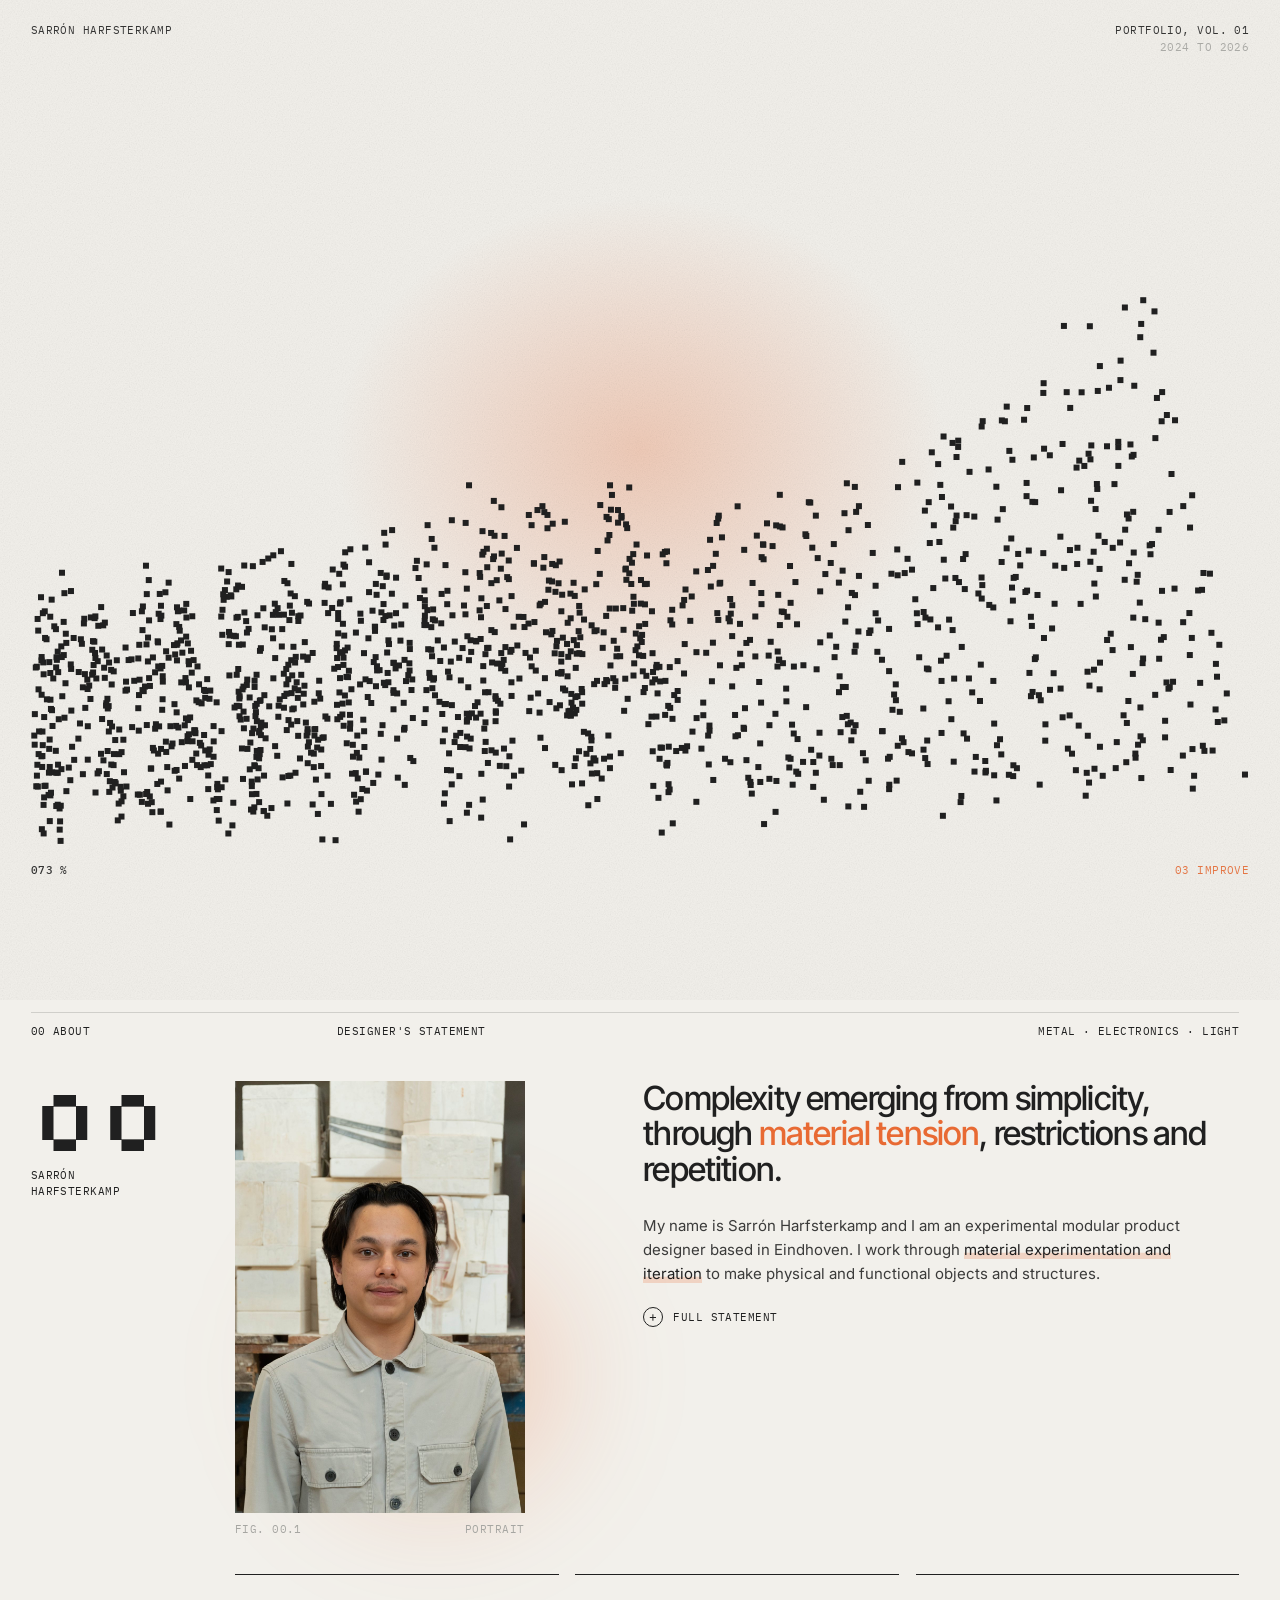
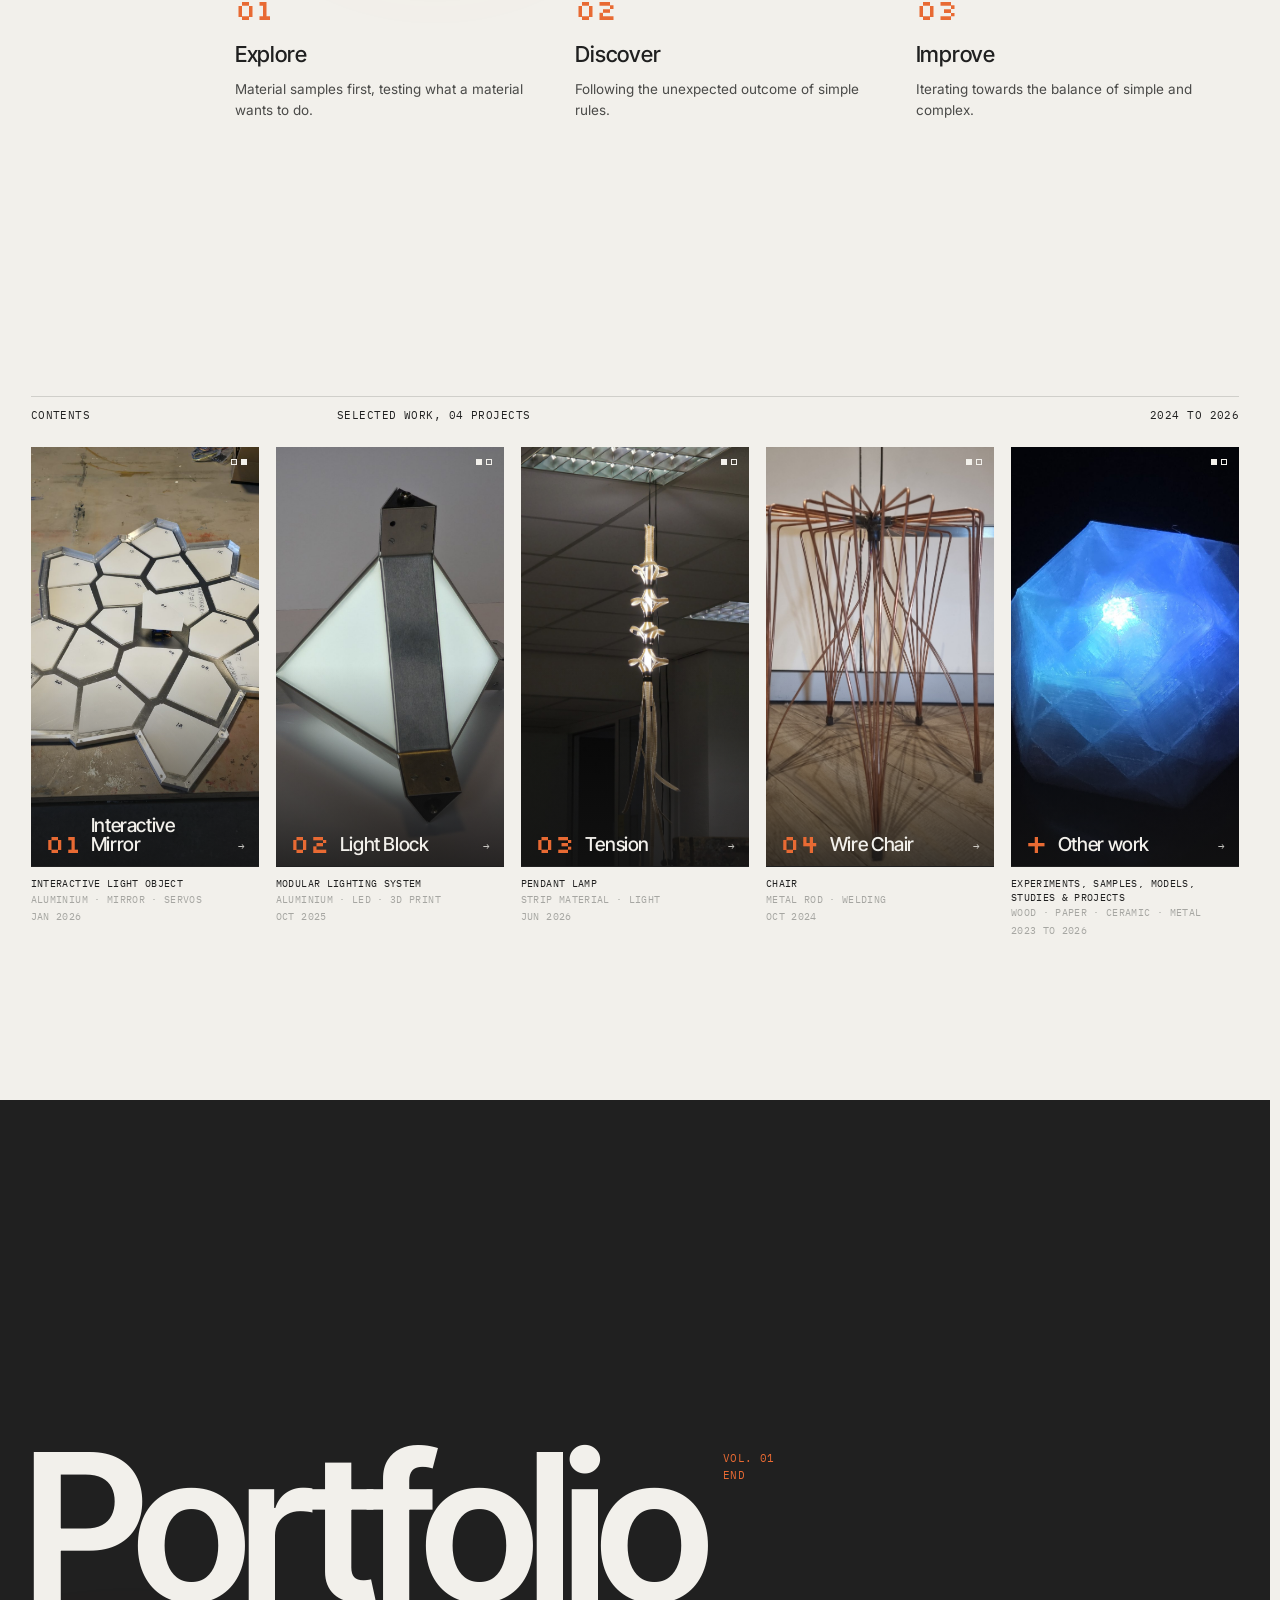
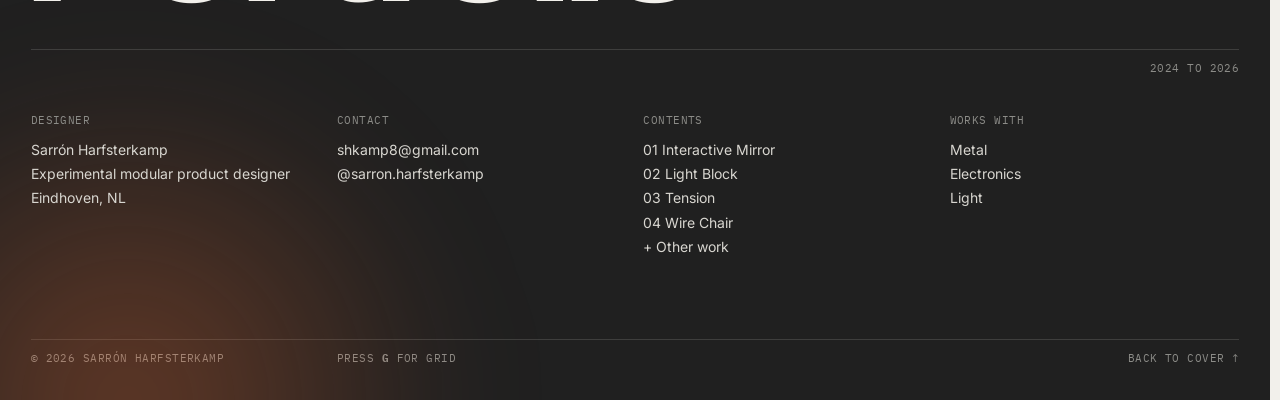
<file: index.html>
<!doctype html>
<html lang="en" class="home">
<head>
  <meta charset="utf-8">
  <meta name="viewport" content="width=device-width, initial-scale=1, viewport-fit=cover">
  <title>Sarrón Harfsterkamp | Experimental Modular Product Designer, Eindhoven</title>
  <meta name="description" content="Portfolio of Sarrón Harfsterkamp (Sarron Harfsterkamp), experimental modular product designer in Eindhoven. Modular lighting, interactive mirrors and metal objects, made through material experiments, electronics and light.">
  <meta name="author" content="Sarrón Harfsterkamp">
  <meta name="robots" content="index, follow, max-image-preview:large">
  <meta name="theme-color" content="#F2F0EB">
  <link rel="canonical" href="https://sarronharfsterkamp.com/">
  <meta property="og:type" content="website">
  <meta property="og:site_name" content="Sarrón Harfsterkamp">
  <meta property="og:title" content="Sarrón Harfsterkamp | Experimental Modular Product Designer, Eindhoven">
  <meta property="og:description" content="Portfolio of Sarrón Harfsterkamp (Sarron Harfsterkamp), experimental modular product designer in Eindhoven. Modular lighting, interactive mirrors and metal objects, made through material experiments, electronics and light.">
  <meta property="og:url" content="https://sarronharfsterkamp.com/">
  <meta property="og:image" content="https://sarronharfsterkamp.com/og-image.jpg">
  <meta property="og:locale" content="en_GB">
  <meta name="twitter:card" content="summary_large_image">
  <meta name="twitter:title" content="Sarrón Harfsterkamp | Experimental Modular Product Designer, Eindhoven">
  <meta name="twitter:description" content="Portfolio of Sarrón Harfsterkamp (Sarron Harfsterkamp), experimental modular product designer in Eindhoven. Modular lighting, interactive mirrors and metal objects, made through material experiments, electronics and light.">
  <meta name="twitter:image" content="https://sarronharfsterkamp.com/og-image.jpg">
  <script type="application/ld+json">{"@context": "https://schema.org", "@graph": [{"@type": "Person", "@id": "https://sarronharfsterkamp.com/#person", "name": "Sarrón Harfsterkamp", "alternateName": ["Sarron Harfsterkamp"], "jobTitle": "Experimental modular product designer", "url": "https://sarronharfsterkamp.com/", "image": "https://sarronharfsterkamp.com/img/portrait.jpg", "sameAs": ["https://www.instagram.com/sarron.harfsterkamp/"], "address": {"@type": "PostalAddress", "addressLocality": "Eindhoven", "addressCountry": "NL"}, "knowsAbout": ["Product design", "Modular design", "Lighting design", "Material research", "Metal work", "Electronics"]}, {"@type": "WebSite", "@id": "https://sarronharfsterkamp.com/#website", "name": "Sarrón Harfsterkamp", "alternateName": "Sarron Harfsterkamp portfolio", "url": "https://sarronharfsterkamp.com/", "inLanguage": "en", "publisher": {"@id": "https://sarronharfsterkamp.com/#person"}}]}</script>
  <script>if (!location.hash && !matchMedia("(prefers-reduced-motion: reduce)").matches) document.documentElement.classList.add("is-intro", "intro-hold");</script>
  <link rel="preconnect" href="https://fonts.googleapis.com">
  <link rel="preconnect" href="https://fonts.gstatic.com" crossorigin>
  <link href="https://fonts.googleapis.com/css2?family=IBM+Plex+Mono:wght@400;500&family=Inter:wght@400;500&family=Inter+Tight:wght@500;600&family=Silkscreen&display=swap" rel="stylesheet">
  <link rel="icon" type="image/svg+xml" href="favicon.svg">
  <link rel="stylesheet" href="style.css">
</head>
<body>

<!-- ================================================================ INTRO -->
<div class="intro" id="intro" aria-hidden="true">
  <div class="intro__bg"></div>
  <canvas class="intro__cv"></canvas>
  <div class="intro__ui mono">
    <span class="tl">Sarrón Harfsterkamp</span>
    <span class="tr">Portfolio, Vol. 01<br><span class="grey">2024 to 2026</span></span>
    <span class="bl"><b id="introPct">000</b> %</span>
    <span class="br" id="introStep">01 Explore</span>
  </div>
</div>

<div class="grain" aria-hidden="true"></div>
<div class="gridlines" aria-hidden="true"><div class="g12"><span></span><span></span><span></span><span></span><span></span><span></span><span></span><span></span><span></span><span></span><span></span><span></span></div></div>
<div class="cursor" aria-hidden="true"><span class="cursor__box"></span><span class="cursor__t">X 0000 · Y 00000</span></div>

<!-- ================================================================ BAR -->
<header class="bar">
  <a href="#top" class="bar__logo" aria-label="Sarrón Harfsterkamp, home"><svg class="logo" viewBox="0 0 64 64" aria-hidden="true"><rect class="k" x="34.72" y="28.5" width="7.0" height="7.0" transform="rotate(0.0 38.22 32.0)"/><rect class="k" x="20.27" y="35.5" width="7.57" height="7.57" transform="rotate(137.5 24.05 39.28)"/><rect class="k" x="29.15" y="14.07" width="8.14" height="8.14" transform="rotate(275.0 33.22 18.14)"/><rect class="k" x="37.67" y="40.72" width="8.71" height="8.71" transform="rotate(412.5 42.02 45.07)"/><rect class="k" x="8.97" y="24.11" width="9.29" height="9.29" transform="rotate(550.0 13.62 28.75)"/><rect class="k" x="44.48" y="15.99" width="9.86" height="9.86" transform="rotate(687.5 49.41 20.92)"/><rect class="k" x="20.96" y="48.45" width="10.43" height="10.43" transform="rotate(825.0 26.18 53.67)"/><rect class="a" x="15.39" y="5.11" width="11.0" height="11.0" transform="rotate(962.6 20.89 10.61)"/></svg><span class="mono">Sarrón Harfsterkamp</span></a>
  <nav class="bar__nav mono">
    <a href="#about">About</a>
    <a href="#work">Contents</a>
    <a href="/interactive-mirror">01</a>
    <a href="/light-block">02</a>
    <a href="/tension">03</a>
    <a href="/wire-chair">04</a>
    <a href="/other">Other</a>
    <a href="#contact">Contact</a>
  </nav>
  <span class="bar__page mono" id="page">01 / 04</span>
  <span class="bar__prog" aria-hidden="true"></span>
</header>

<!-- ================================================================ COVER -->
<section class="hero screen" id="top" data-label="Cover">
  <h1 class="sr-only">Sarrón Harfsterkamp (Sarron Harfsterkamp), experimental modular product designer in Eindhoven. Portfolio.</h1>
  <div class="hero__glow" aria-hidden="true"></div>

  <p class="hero__word" aria-hidden="true">Portfolio<sup class="mono">Vol. 01<br>2024 to 2026</sup></p>
  <p class="hero__intro">One simple shape. Repeated. Restricted. <em>Unexpected.</em></p>

  <figure class="lens" id="lens">
    <div class="lens__stack">
      <img class="lens__blur" src="img/20260608-234926.jpg" alt="Sarrón Harfsterkamp: TensionHover to discoverTouch to discover">
      <img class="lens__sharp" src="img/20260608-234926.jpg" alt="Tension pendant lamp, lit, 2026">
      <span class="lens__ring" aria-hidden="true"></span>
    </div>
    <figcaption class="mono"><span>Fig. 03.01 Tension</span><span class="signal"><span class="t-mouse">Hover to discover</span><span class="t-touch">Touch to discover</span></span></figcaption>
  </figure>

  <canvas id="pixelname" aria-hidden="true"></canvas>

  <div class="hero__foot g12 mono">
    <span>Experimental modular product designer, Eindhoven</span>
    <span class="steps" id="steps"><span>01 Explore</span> → <span>02 Discover</span> → <span>03 Improve</span></span>
    <span>04 projects · Scroll ↓</span>
  </div>
</section>

<!-- ================================================================ ABOUT -->
<section class="about screen" id="about" data-label="About">
  <div class="about__orb" aria-hidden="true"></div>
  <div class="rule mono"><span>00 About</span><span>Designer's statement</span><span>Metal · Electronics · Light</span></div>

  <div class="g12">
    <div class="about__label mono"><span class="pix">00</span>Sarrón<br>Harfsterkamp</div>

    <figure class="portrait">
      <div class="portrait__slot has-photo">
        <img src="img/portrait.jpg" alt="Portrait of Sarrón Harfsterkamp">
      </div>
      <figcaption class="mono"><span>Fig. 00.1</span><span>Portrait</span></figcaption>
    </figure>

    <div class="statement">
      <h2>Complexity emerging from simplicity, through <em>material tension</em>, restrictions and repetition.</h2>
      <p>My name is Sarrón Harfsterkamp and I am an experimental modular product designer based in Eindhoven. I work through <mark>material experimentation and iteration</mark> to make physical and functional objects and structures.</p>
      <button class="more-btn mono" aria-expanded="false" aria-controls="m-about"><span class="pm">+</span><span class="lbl" data-less="Less">Full statement</span></button>
      <div class="more" id="m-about"><div>
        <p>Unexpected possibilities from simple rules, material tension and restrictions are what I like to explore. It allows me to surprise myself and others.</p>
        <p><mark>First explore, then discover and improve.</mark> Starting with material samples, testing different possibilities and iterating on unexpected outcomes is my way of working. Doing physical research first and finding the right balance between complexity and simplicity is a must in every project.</p>
        <p>For example: a modular lighting system where one simple shape, repeated through restrictions, creates a complex structure. My research can become lighting sculptures or other functional products that invite people to explore, discover or even interact with something unexpected. Often made with metal, electronics and light.</p>
      </div></div>
    </div>

    <ol class="method">
      <li><span class="pix signal">01</span><b>Explore</b><p>Material samples first, testing what a material wants to do.</p></li>
      <li><span class="pix signal">02</span><b>Discover</b><p>Following the unexpected outcome of simple rules.</p></li>
      <li><span class="pix signal">03</span><b>Improve</b><p>Iterating towards the balance of simple and complex.</p></li>
    </ol>
  </div>
</section>

<!-- ================================================================ CONTENTS + SHOWCASE -->
<section class="index screen" id="work" data-label="Contents">
  <div class="rule mono"><span>Contents</span><span>Selected work, 04 projects</span><span>2024 to 2026</span></div>

  <div class="show" aria-label="Project showcase">
    <a class="show__p" href="/interactive-mirror">
      <span class="show__media">
        <img src="img/20260114-213459.jpg" alt="Interactive Mirror, mirror cells in aluminium frame">
        <img src="img/20251219-104050.jpg" alt="Interactive Mirror, cell frame with acrylic cells">
        <span class="show__dots" aria-hidden="true"><i></i><i></i></span>
        <span class="show__cap"><span class="pix">01</span><b>Interactive Mirror</b><span class="mono">→</span></span>
      </span>
      <span class="show__meta"><span>Interactive light object</span><span>Aluminium · Mirror · Servos</span><span>Jan 2026</span></span>
    </a>
    <a class="show__p" href="/light-block">
      <span class="show__media">
        <img src="img/20251029-130600.jpg" alt="Light Block, lit triangular module">
        <img src="img/20251029-130328.jpg" alt="Light Block, iterations side by side">
        <span class="show__dots" aria-hidden="true"><i></i><i></i></span>
        <span class="show__cap"><span class="pix">02</span><b>Light Block</b><span class="mono">→</span></span>
      </span>
      <span class="show__meta"><span>Modular lighting system</span><span>Aluminium · LED · 3D print</span><span>Oct 2025</span></span>
    </a>
    <a class="show__p" href="/tension">
      <span class="show__media">
        <img src="img/20260608-234947.jpg" alt="Tension, pendant lamp, lit">
        <img src="img/20260623-173104-1.jpg" alt="Tension, three lamps presented">
        <span class="show__dots" aria-hidden="true"><i></i><i></i></span>
        <span class="show__cap"><span class="pix">03</span><b>Tension</b><span class="mono">→</span></span>
      </span>
      <span class="show__meta"><span>Pendant lamp</span><span>Strip material · Light</span><span>Jun 2026</span></span>
    </a>
    <a class="show__p" href="/wire-chair">
      <span class="show__media">
        <img src="img/20241018-002949.jpg" alt="Wire Chair, metal rod chair">
        <img src="img/20241018-003058.jpg" alt="Wire Chair, chair seen from above">
        <span class="show__dots" aria-hidden="true"><i></i><i></i></span>
        <span class="show__cap"><span class="pix">04</span><b>Wire Chair</b><span class="mono">→</span></span>
      </span>
      <span class="show__meta"><span>Chair</span><span>Metal rod · Welding</span><span>Oct 2024</span></span>
    </a>
    <a class="show__p" href="/other">
      <span class="show__media">
        <img src="img/o-13.jpg" alt="Other work, faceted light object">
        <img src="img/o-10.jpg" alt="Other work, tensile structure model">
        <span class="show__dots" aria-hidden="true"><i></i><i></i></span>
        <span class="show__cap"><span class="pix">+</span><b>Other work</b><span class="mono">→</span></span>
      </span>
      <span class="show__meta"><span>Experiments, samples, models, studies &amp; projects</span><span>Wood · Paper · Ceramic · Metal</span><span>2023 to 2026</span></span>
    </a>
  </div>
</section>

<!-- ================================================================ BACK COVER -->
<section class="contact dark screen" id="contact" data-label="Contact">
  <div class="g12">
    <p class="end__word" aria-hidden="true">Portfolio<sup class="mono">Vol. 01<br>End</sup></p>
    <div class="end__date mono"><span>2024 to 2026</span></div>
    <div class="end__col end__a"><span class="mono">Designer</span><p>Sarrón Harfsterkamp</p><p>Experimental modular product designer</p><p>Eindhoven, NL</p></div>
    <div class="end__col end__b"><span class="mono">Contact</span><a href="mailto:shkamp8@gmail.com">shkamp8@gmail.com</a><a href="https://www.instagram.com/sarron.harfsterkamp/" target="_blank" rel="noopener">@sarron.harfsterkamp</a></div>
    <div class="end__col end__c"><span class="mono">Contents</span><a href="/interactive-mirror">01 Interactive Mirror</a><a href="/light-block">02 Light Block</a><a href="/tension">03 Tension</a><a href="/wire-chair">04 Wire Chair</a><a href="/other">+ Other work</a></div>
    <div class="end__col end__d"><span class="mono">Works with</span><p>Metal</p><p>Electronics</p><p>Light</p></div>
  </div>
  <div class="foot">
    <div class="rule mono"><span>© 2026 Sarrón Harfsterkamp</span><span>Press <b>G</b> for grid</span><span><a href="#top">Back to cover ↑</a></span></div>
  </div>
</section>

<script src="main.js"></script>
</body>
</html>
</file>
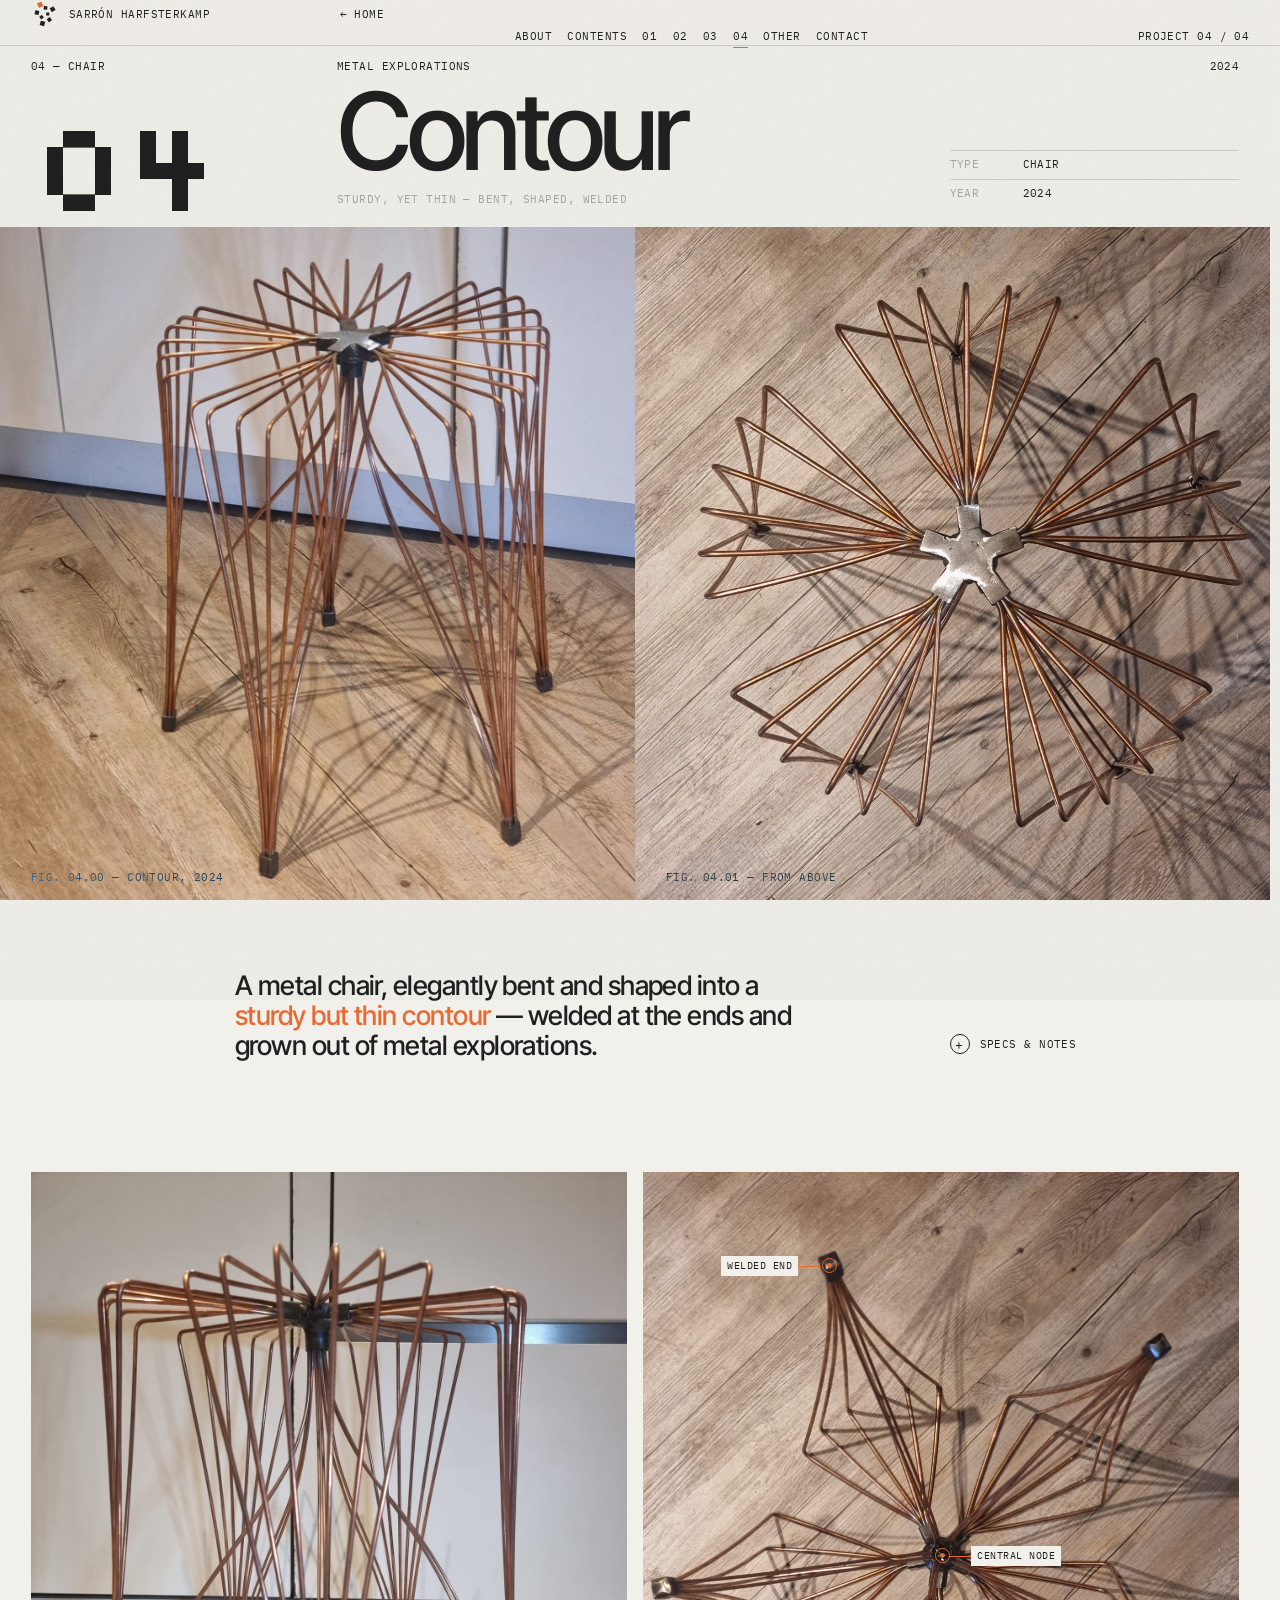
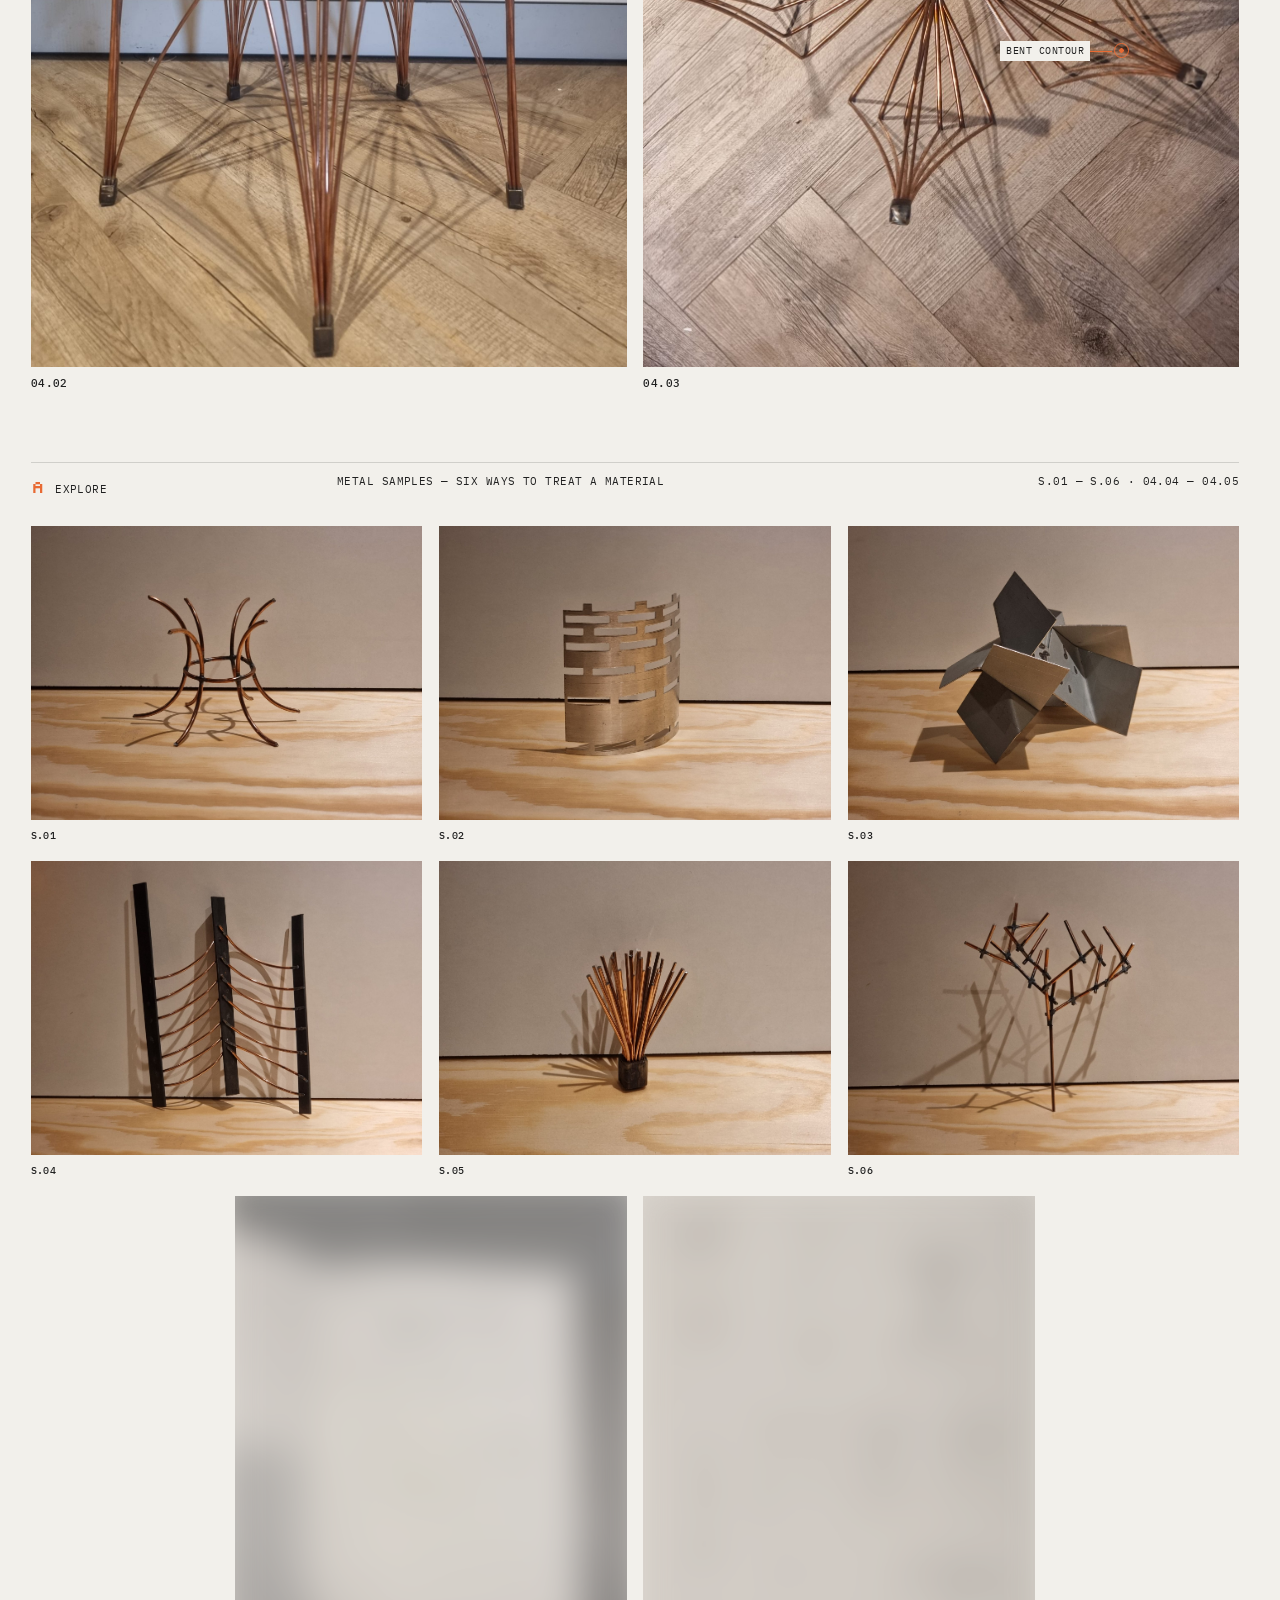
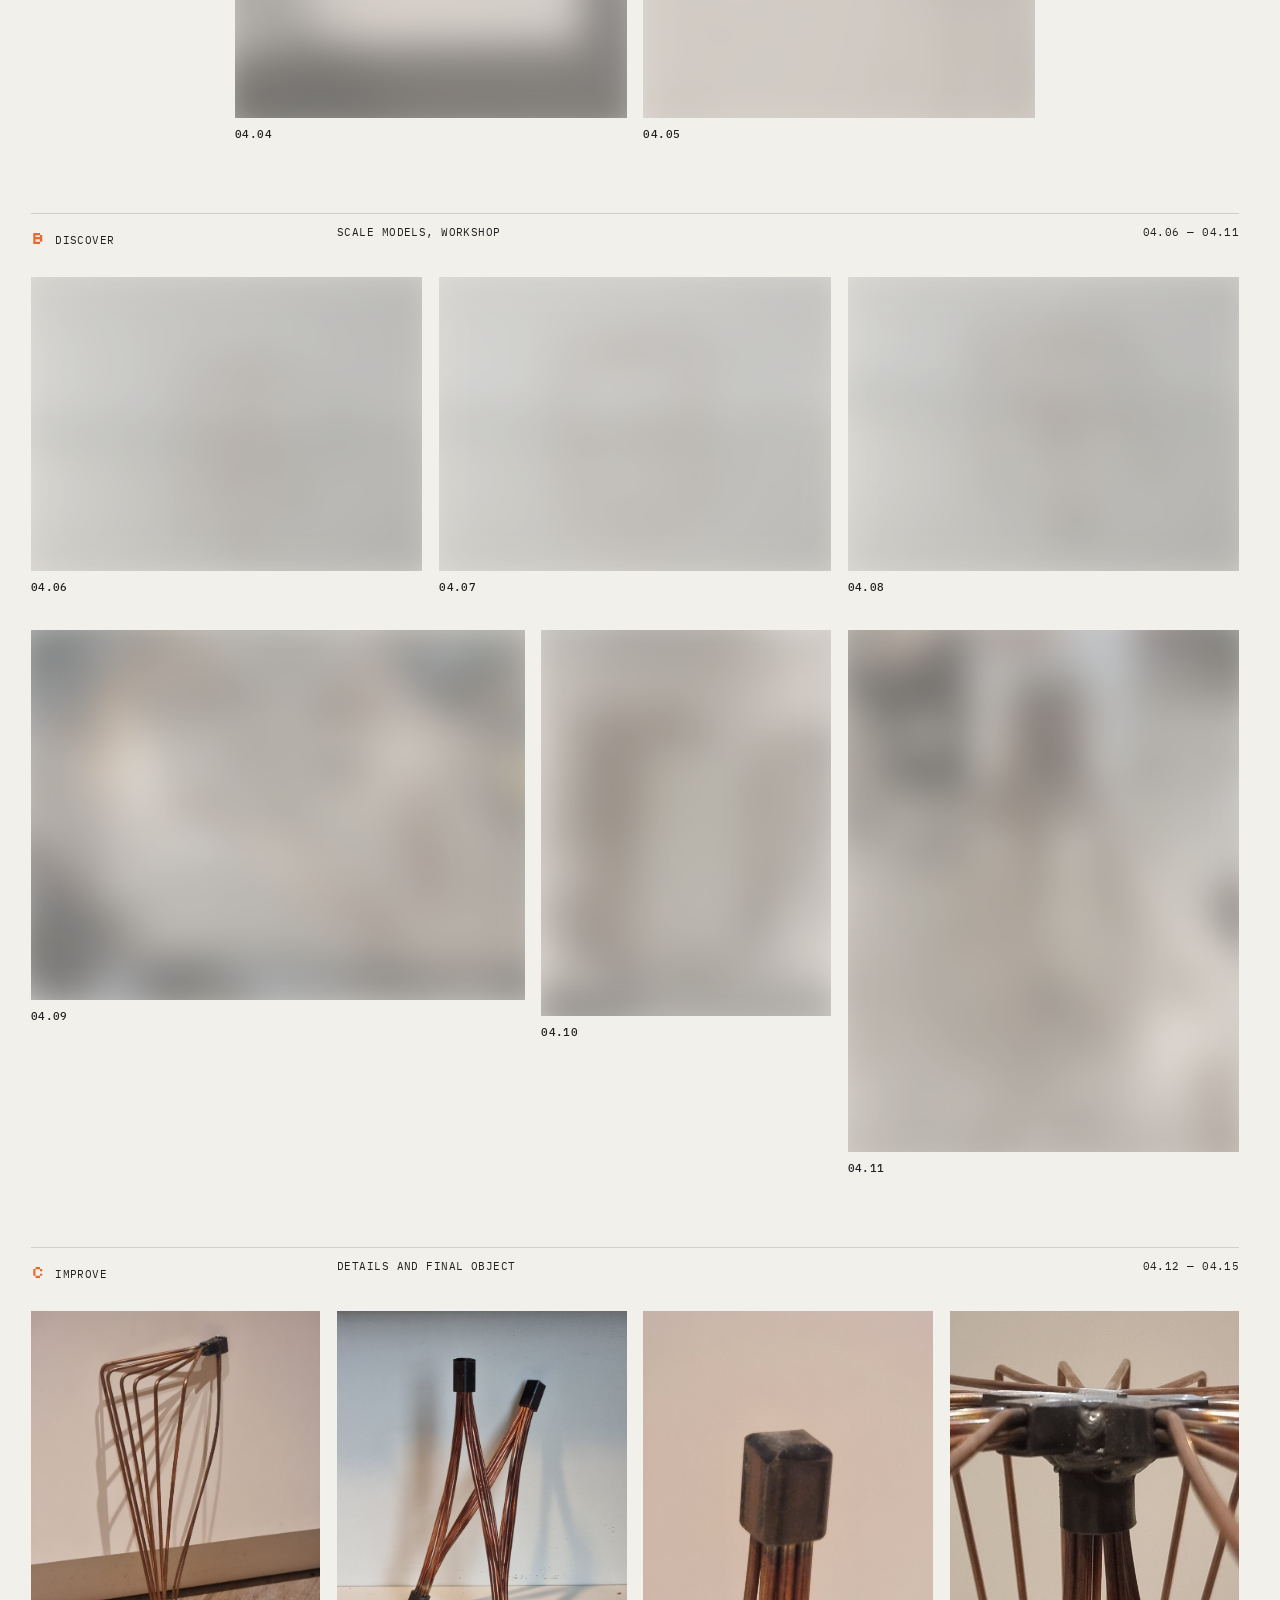
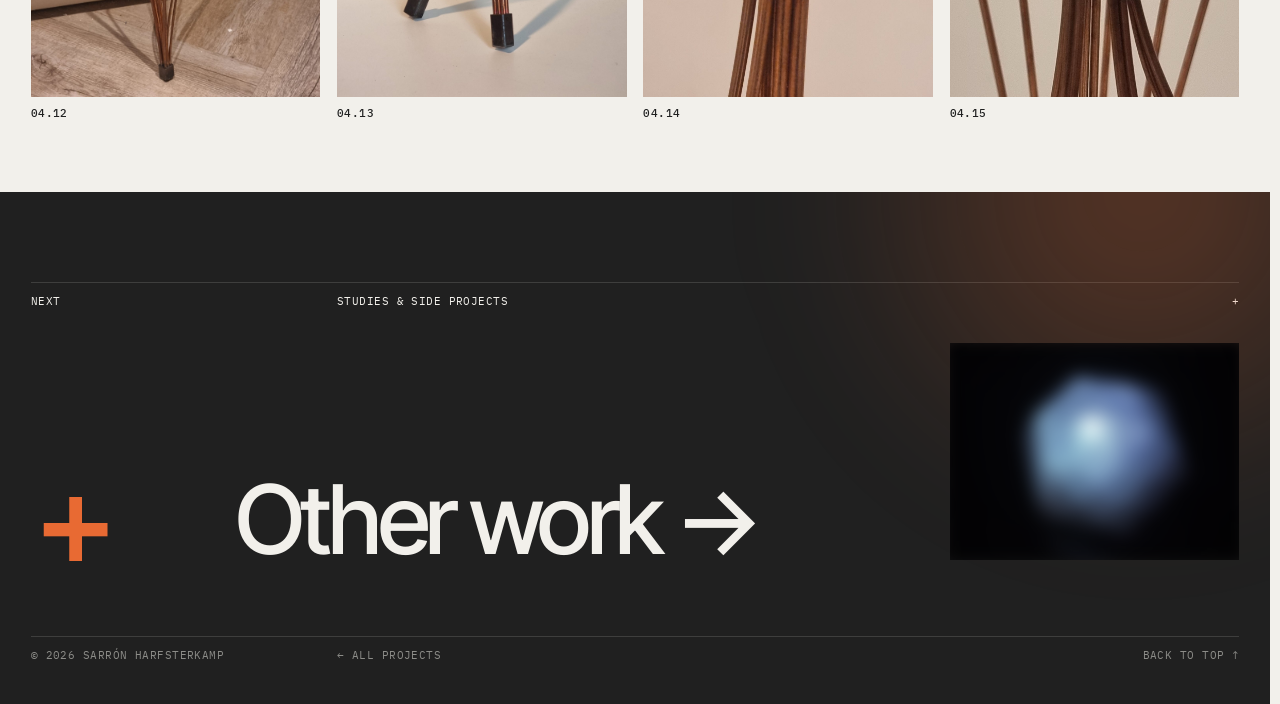
<file: contour.html>
<!doctype html>
<html lang="en">
<head>
  <meta charset="utf-8">
  <meta name="viewport" content="width=device-width, initial-scale=1, viewport-fit=cover">
  <title>04 Contour — Sarrón Harfsterkamp</title>
  <meta name="description" content="Contour — a metal chair by Sarrón Harfsterkamp. Sturdy yet thin: bent, shaped and welded.">
  <link rel="preconnect" href="https://fonts.googleapis.com">
  <link rel="preconnect" href="https://fonts.gstatic.com" crossorigin>
  <link href="https://fonts.googleapis.com/css2?family=IBM+Plex+Mono:wght@400;500&family=Inter:wght@400;500&family=Inter+Tight:wght@500;600&family=Silkscreen&display=swap" rel="stylesheet">
  <link rel="icon" type="image/svg+xml" href="favicon.svg">
  <link rel="stylesheet" href="style.css">
</head>
<body class="has-home">

<div class="grain" aria-hidden="true"></div>
<div class="gridlines" aria-hidden="true"><div class="g12"><span></span><span></span><span></span><span></span><span></span><span></span><span></span><span></span><span></span><span></span><span></span><span></span></div></div>
<div class="cursor" aria-hidden="true"><span class="cursor__box"></span><span class="cursor__t">X 0000 · Y 00000</span></div>

<header class="bar">
  <a href="index.html" class="bar__logo" aria-label="Sarrón Harfsterkamp — home"><svg class="logo" viewBox="0 0 64 64" aria-hidden="true"><rect class="k" x="34.72" y="28.5" width="7.0" height="7.0" transform="rotate(0.0 38.22 32.0)"/><rect class="k" x="20.27" y="35.5" width="7.57" height="7.57" transform="rotate(137.5 24.05 39.28)"/><rect class="k" x="29.15" y="14.07" width="8.14" height="8.14" transform="rotate(275.0 33.22 18.14)"/><rect class="k" x="37.67" y="40.72" width="8.71" height="8.71" transform="rotate(412.5 42.02 45.07)"/><rect class="k" x="8.97" y="24.11" width="9.29" height="9.29" transform="rotate(550.0 13.62 28.75)"/><rect class="k" x="44.48" y="15.99" width="9.86" height="9.86" transform="rotate(687.5 49.41 20.92)"/><rect class="k" x="20.96" y="48.45" width="10.43" height="10.43" transform="rotate(825.0 26.18 53.67)"/><rect class="a" x="15.39" y="5.11" width="11.0" height="11.0" transform="rotate(962.6 20.89 10.61)"/></svg><span class="mono">Sarrón Harfsterkamp</span></a>
  <a href="index.html" class="bar__home mono">← Home</a>
  <nav class="bar__nav mono">
    <a href="index.html#about">About</a>
    <a href="index.html#work">Contents</a>
    <a href="flux-solid.html">01</a>
    <a href="one-hundred.html">02</a>
    <a href="tension.html">03</a>
    <a href="contour.html" class="is-active">04</a>
    <a href="other.html">Other</a>
    <a href="index.html#contact">Contact</a>
  </nav>
  <span class="bar__page mono">Project 04 / 04</span>
  <span class="bar__prog" aria-hidden="true"></span>
</header>

<section class="p-hero" id="top">
  <div>
    <div class="rule mono"><span>04 — Chair</span><span>Metal explorations</span><span>2024</span></div>
    <header class="p-head g12">
      <div class="p-num">04</div>
      <div class="p-title">
        <h1>Contour</h1>
        <p class="mono grey">Sturdy, yet thin — bent, shaped, welded</p>
      </div>
      <dl class="spec">
        <div><dt>Type</dt><dd>Chair</dd></div>
        <div><dt>Year</dt><dd>2024</dd></div>
      </dl>
    </header>
  </div>
  <div class="p-hero__duo">
    <figure class="p-hero__img fig" style="--pos:50% 60%">
      <div class="frame" style="height:100%"><img src="img/20241018-002812.jpg" alt="Metal rod chair with shadow"></div>
      <figcaption class="mono">Fig. 04.00 — Contour, 2024</figcaption>
    </figure>
    <figure class="p-hero__img fig" style="--pos:50% 50%">
      <div class="frame" style="height:100%"><img src="img/20241018-002746.jpg" alt="Metal rod chair seen from above"></div>
      <figcaption class="mono">Fig. 04.01 — From above</figcaption>
    </figure>
  </div>
</section>

<main>
  <div class="p-text g12">
    <p class="p-lead">A metal chair, elegantly bent and shaped into a <em>sturdy but thin contour</em> — welded at the ends and grown out of metal explorations.</p>
    <div class="p-toggle"><button class="more-btn mono" aria-expanded="false" aria-controls="m-p04"><span class="pm">+</span><span class="lbl" data-less="Close">Specs &amp; notes</span></button></div>
    <div class="more p-more" id="m-p04"><div><div class="p-more__in">
      <dl class="spec">
        <div><dt>Material</dt><dd>Metal rod (copper finish), welded ends</dd></div>
        <div><dt>Method</dt><dd>Sample making, bending, welding</dd></div>
        <div><dt>Context</dt><dd>First metal project</dd></div>
      </dl>
      <div class="p-note">
        <span class="mono">For me —</span>
        <p>My first time working with metal — exploring it in unusual ways, from sample making to iterating and improving on it.</p>
      </div>
      <ul class="pairs mono">
        <li>Thin <i>↔</i> Sturdy</li>
        <li>Line <i>↔</i> Volume</li>
        <li>Bend <i>↔</i> Weld</li>
        <li>Sample <i>↔</i> Object</li>
      </ul>
    </div></div></div>
  </div>

  <div class="g12" style="row-gap:30px;margin-bottom:70px">
    <figure class="fig" style="--c:1/7;--ar:3/4"><div class="frame"><img loading="lazy" src="img/20241018-002949.jpg" alt="Metal rod chair, front"></div><figcaption><b>04.02</b> Elevation</figcaption></figure>
    <figure class="fig" style="--c:7/-1">
      <div class="frame" style="aspect-ratio:3/4">
        <img loading="lazy" src="img/20241018-003058.jpg" alt="Metal rod chair, plan view from above" style="--ar:3/4">
        <span class="annot" style="--ax:50%;--ay:48%"><span>Central node</span></span>
        <span class="annot l" style="--ax:31%;--ay:11.5%"><span>Welded end</span></span>
        <span class="annot l" style="--ax:80%;--ay:60%"><span>Bent contour</span></span>
      </div>
      <figcaption><b>04.03</b> Plan — one rule, repeated</figcaption>
    </figure>
  </div>

  <div class="rule mono stage"><span><span class="pix">A</span>Explore</span><span>Metal samples — six ways to treat a material</span><span>S.01 — S.06 · 04.04 — 04.05</span></div>
  <div class="g12 samples">
    <figure class="fig sm" style="--c:1/5;--ar:4/3"><div class="frame"><img loading="lazy" src="img/20240912-202634.jpg" alt=""></div><figcaption><b>S.01</b> Bent rods</figcaption></figure>
    <figure class="fig sm" style="--c:5/9;--ar:4/3"><div class="frame"><img loading="lazy" src="img/20240912-202659.jpg" alt=""></div><figcaption><b>S.02</b> Slotted sheet</figcaption></figure>
    <figure class="fig sm" style="--c:9/-1;--ar:4/3"><div class="frame"><img loading="lazy" src="img/20240912-202731.jpg" alt=""></div><figcaption><b>S.03</b> Folded plate</figcaption></figure>
    <figure class="fig sm" style="--c:1/5;--ar:4/3"><div class="frame"><img loading="lazy" src="img/20240912-202754.jpg" alt=""></div><figcaption><b>S.04</b> Woven</figcaption></figure>
    <figure class="fig sm" style="--c:5/9;--ar:4/3"><div class="frame"><img loading="lazy" src="img/20240912-202833.jpg" alt=""></div><figcaption><b>S.05</b> Bundle</figcaption></figure>
    <figure class="fig sm" style="--c:9/-1;--ar:4/3"><div class="frame"><img loading="lazy" src="img/20240912-202907.jpg" alt=""></div><figcaption><b>S.06</b> Branch</figcaption></figure>
    <figure class="fig" style="--c:3/7;--ar:3/4"><div class="frame"><img loading="lazy" src="img/20240920-084109.jpg" alt=""></div><figcaption><b>04.04</b> Form sketches</figcaption></figure>
    <figure class="fig" style="--c:7/11;--ar:3/4"><div class="frame"><img loading="lazy" src="img/20241018-004142.jpg" alt=""></div><figcaption><b>04.05</b> From sample to seat</figcaption></figure>
  </div>

  <div class="rule mono stage"><span><span class="pix">B</span>Discover</span><span>Scale models, workshop</span><span>04.06 — 04.11</span></div>
  <div class="g12">
    <figure class="fig" style="--c:1/5;--ar:4/3"><div class="frame"><img loading="lazy" src="img/20241004-120137.jpg" alt=""></div><figcaption><b>04.06</b> Model — twist</figcaption></figure>
    <figure class="fig" style="--c:5/9;--ar:4/3"><div class="frame"><img loading="lazy" src="img/20241004-120159.jpg" alt=""></div><figcaption><b>04.07</b> Model — cage</figcaption></figure>
    <figure class="fig" style="--c:9/-1;--ar:4/3"><div class="frame"><img loading="lazy" src="img/20241004-120224.jpg" alt=""></div><figcaption><b>04.08</b> Model — web</figcaption></figure>
    <figure class="fig" style="--c:1/6;--ar:4/3"><div class="frame"><img loading="lazy" src="img/20241015-151246.jpg" alt=""></div><figcaption><b>04.09</b> Workshop — bending</figcaption></figure>
    <figure class="fig" style="--c:6/9;--ar:3/4"><div class="frame"><img loading="lazy" src="img/20241015-190858.jpg" alt=""></div><figcaption><b>04.10</b> Leg bundles</figcaption></figure>
    <figure class="fig" style="--c:9/-1;--ar:3/4"><div class="frame"><img loading="lazy" src="img/20241015-194247.jpg" alt=""></div><figcaption><b>04.11</b> Assembly</figcaption></figure>
  </div>

  <div class="rule mono stage"><span><span class="pix">C</span>Improve</span><span>Details and final object</span><span>04.12 — 04.15</span></div>
  <div class="g12">
    <figure class="fig" style="--c:1/4;--ar:3/4"><div class="frame"><img loading="lazy" src="img/20241018-003404.jpg" alt=""></div><figcaption><b>04.12</b> Leg</figcaption></figure>
    <figure class="fig" style="--c:4/7;--ar:3/4"><div class="frame"><img loading="lazy" src="img/20241018-145206.jpg" alt=""></div><figcaption><b>04.13</b> Crossing legs</figcaption></figure>
    <figure class="fig" style="--c:7/10;--ar:3/4"><div class="frame"><img loading="lazy" src="img/20241018-003450.jpg" alt=""></div><figcaption><b>04.14</b> Welded cap</figcaption></figure>
    <figure class="fig" style="--c:10/-1;--ar:3/4"><div class="frame"><img loading="lazy" src="img/20241018-003527.jpg" alt=""></div><figcaption><b>04.15</b> Node</figcaption></figure>
  </div>
</main>

<section class="next dark">
  <div class="rule mono"><span>Next</span><span>Studies &amp; side projects</span><span>+</span></div>
  <a class="next__link" href="other.html"><span class="pix">+</span><b>Other work →</b><span class="thumb"><img loading="lazy" src="img/o-13.jpg" alt=""></span></a>
  <div class="foot">
    <div class="rule mono"><span>© 2026 Sarrón Harfsterkamp</span><span><a href="index.html#work">← All projects</a></span><span><a href="#top">Back to top ↑</a></span></div>
  </div>
</section>

<div class="lb" id="lb"><img alt=""><p class="mono"><span id="lbCap"></span><span>Esc / click to close</span></p></div>

<script src="main.js"></script>
</body>
</html>
</file>
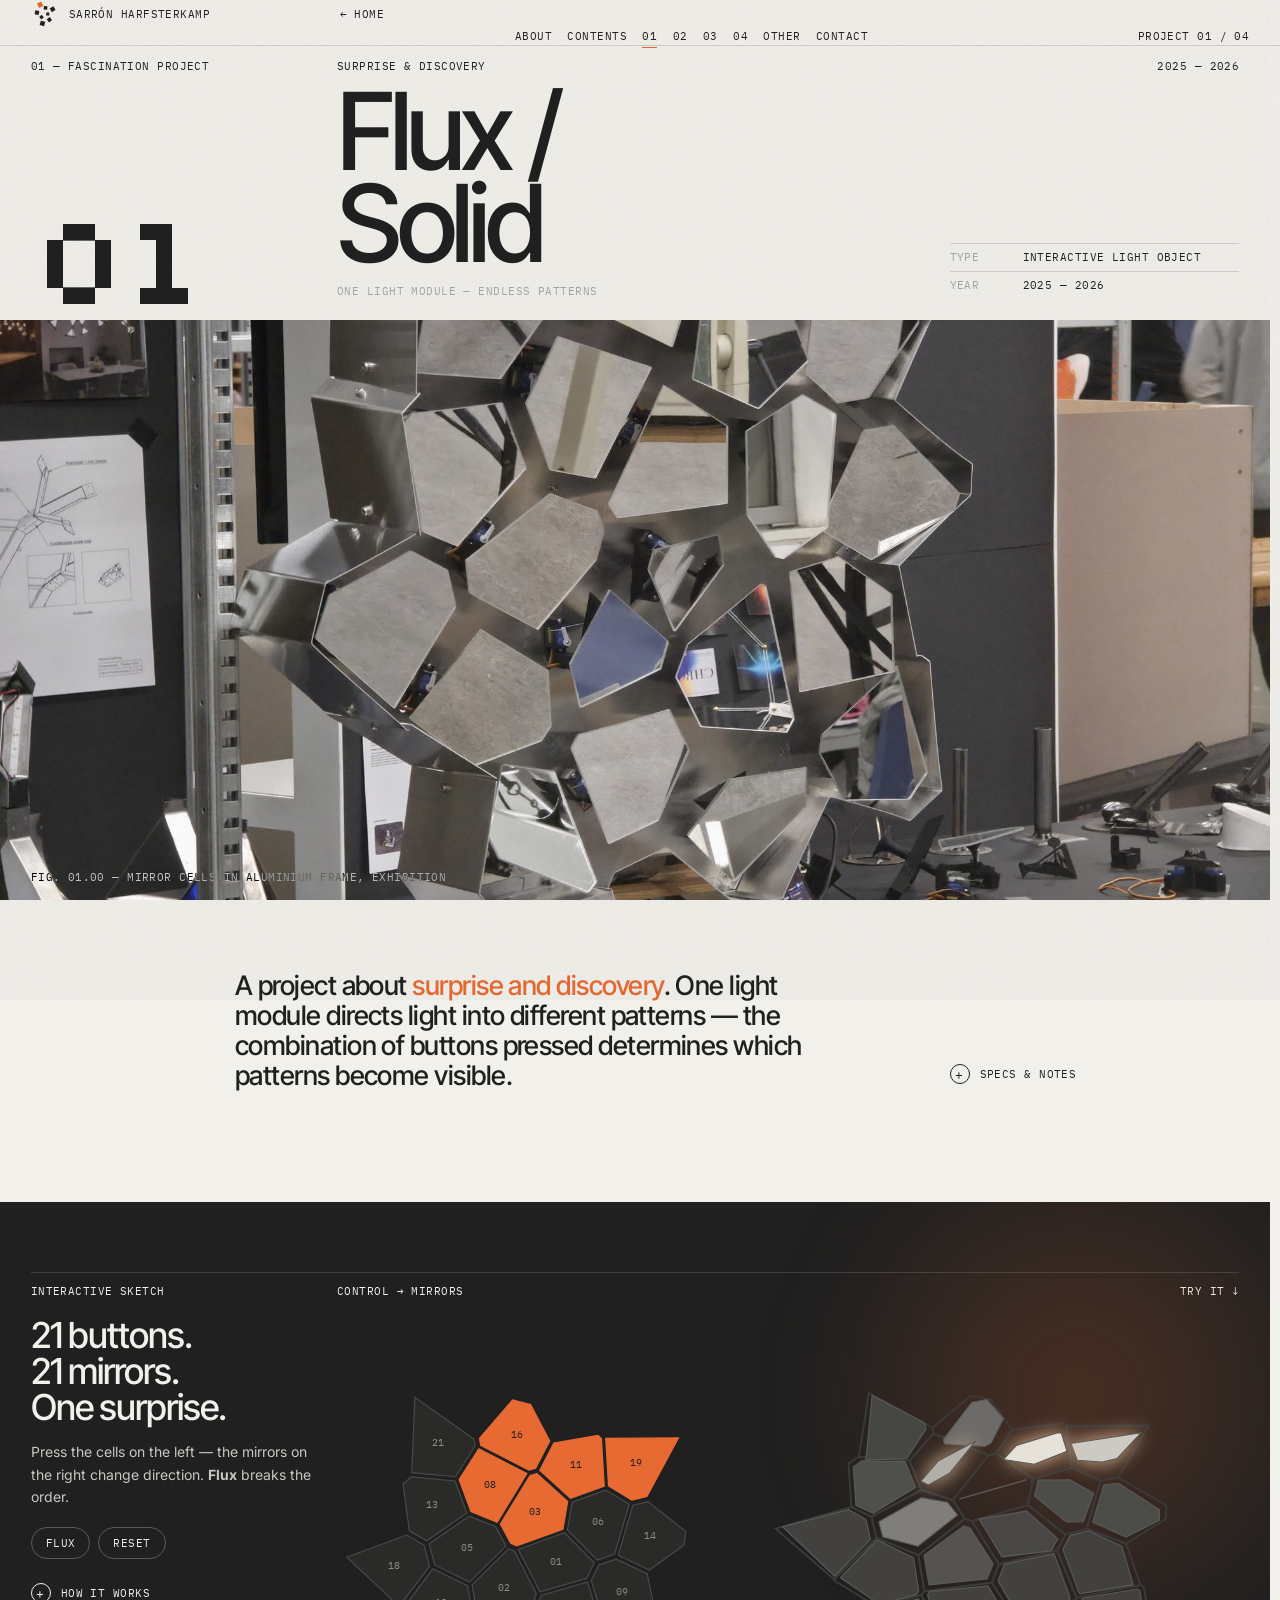
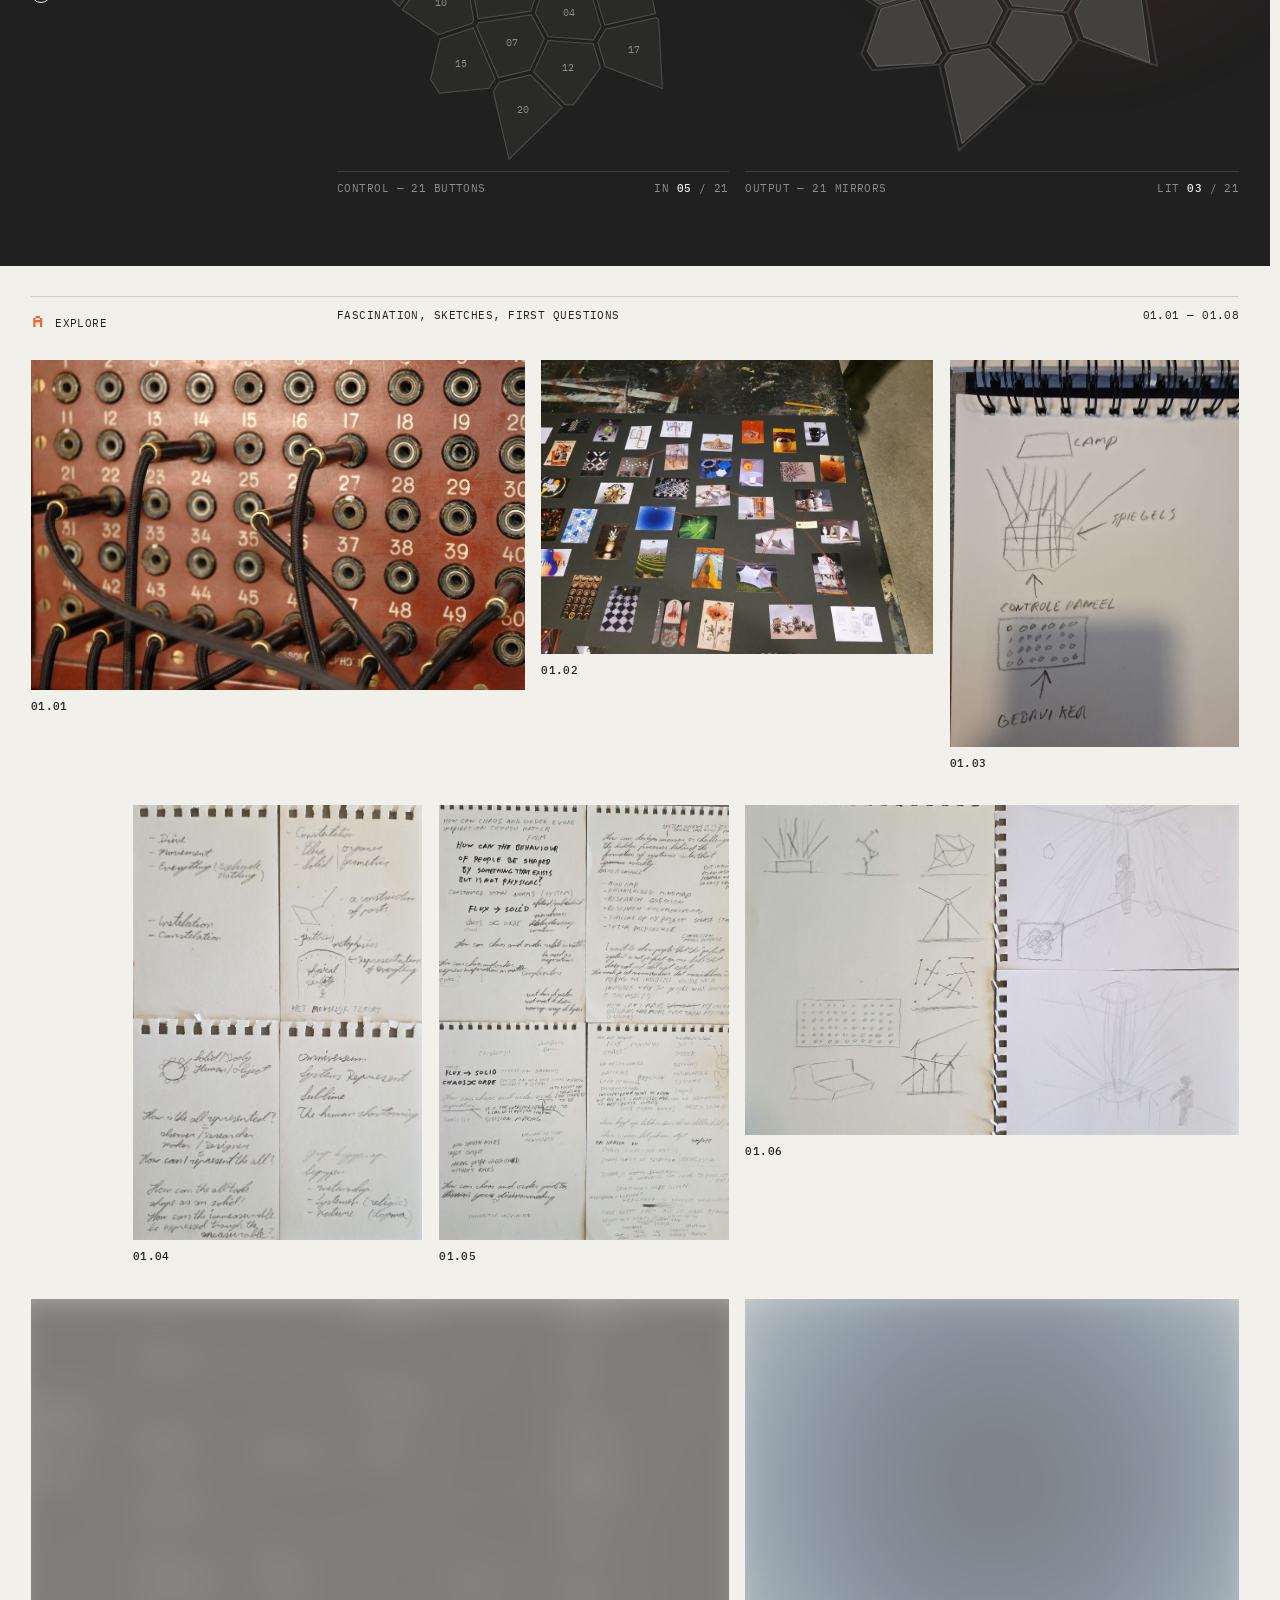
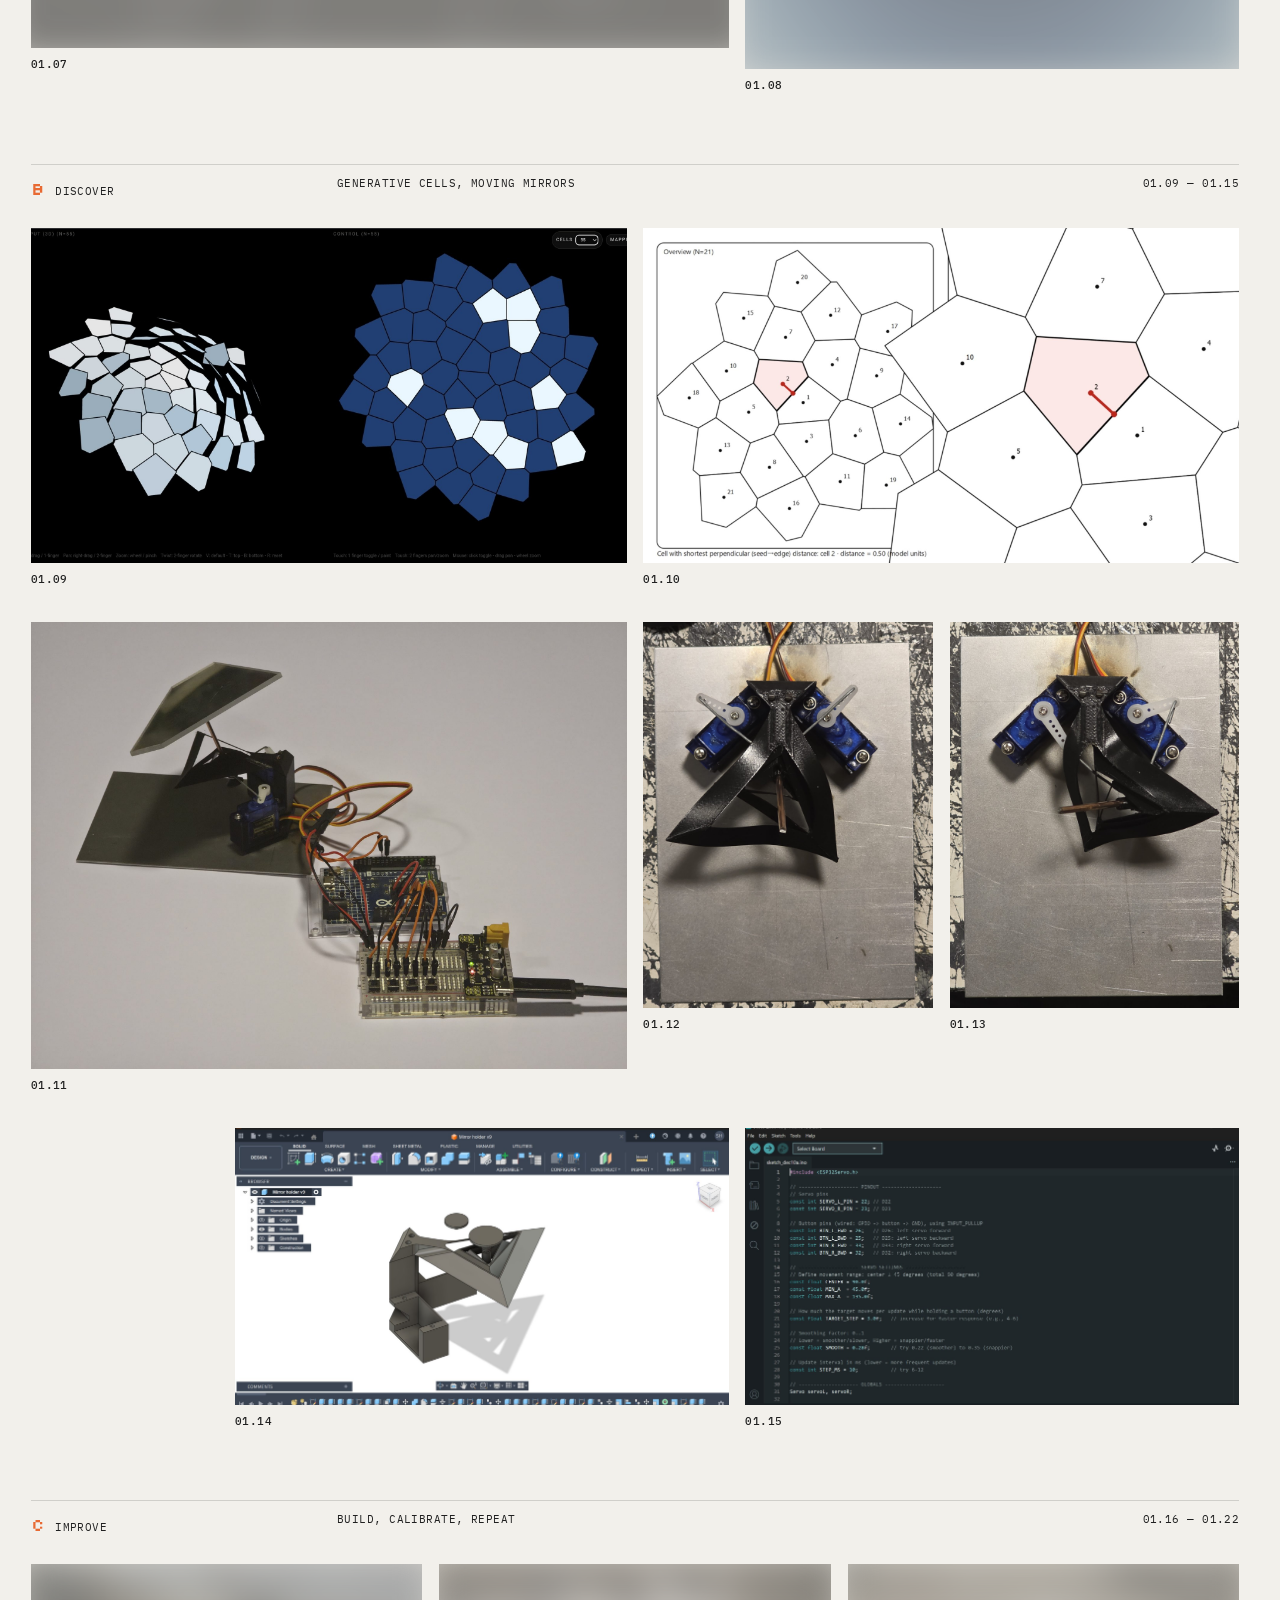
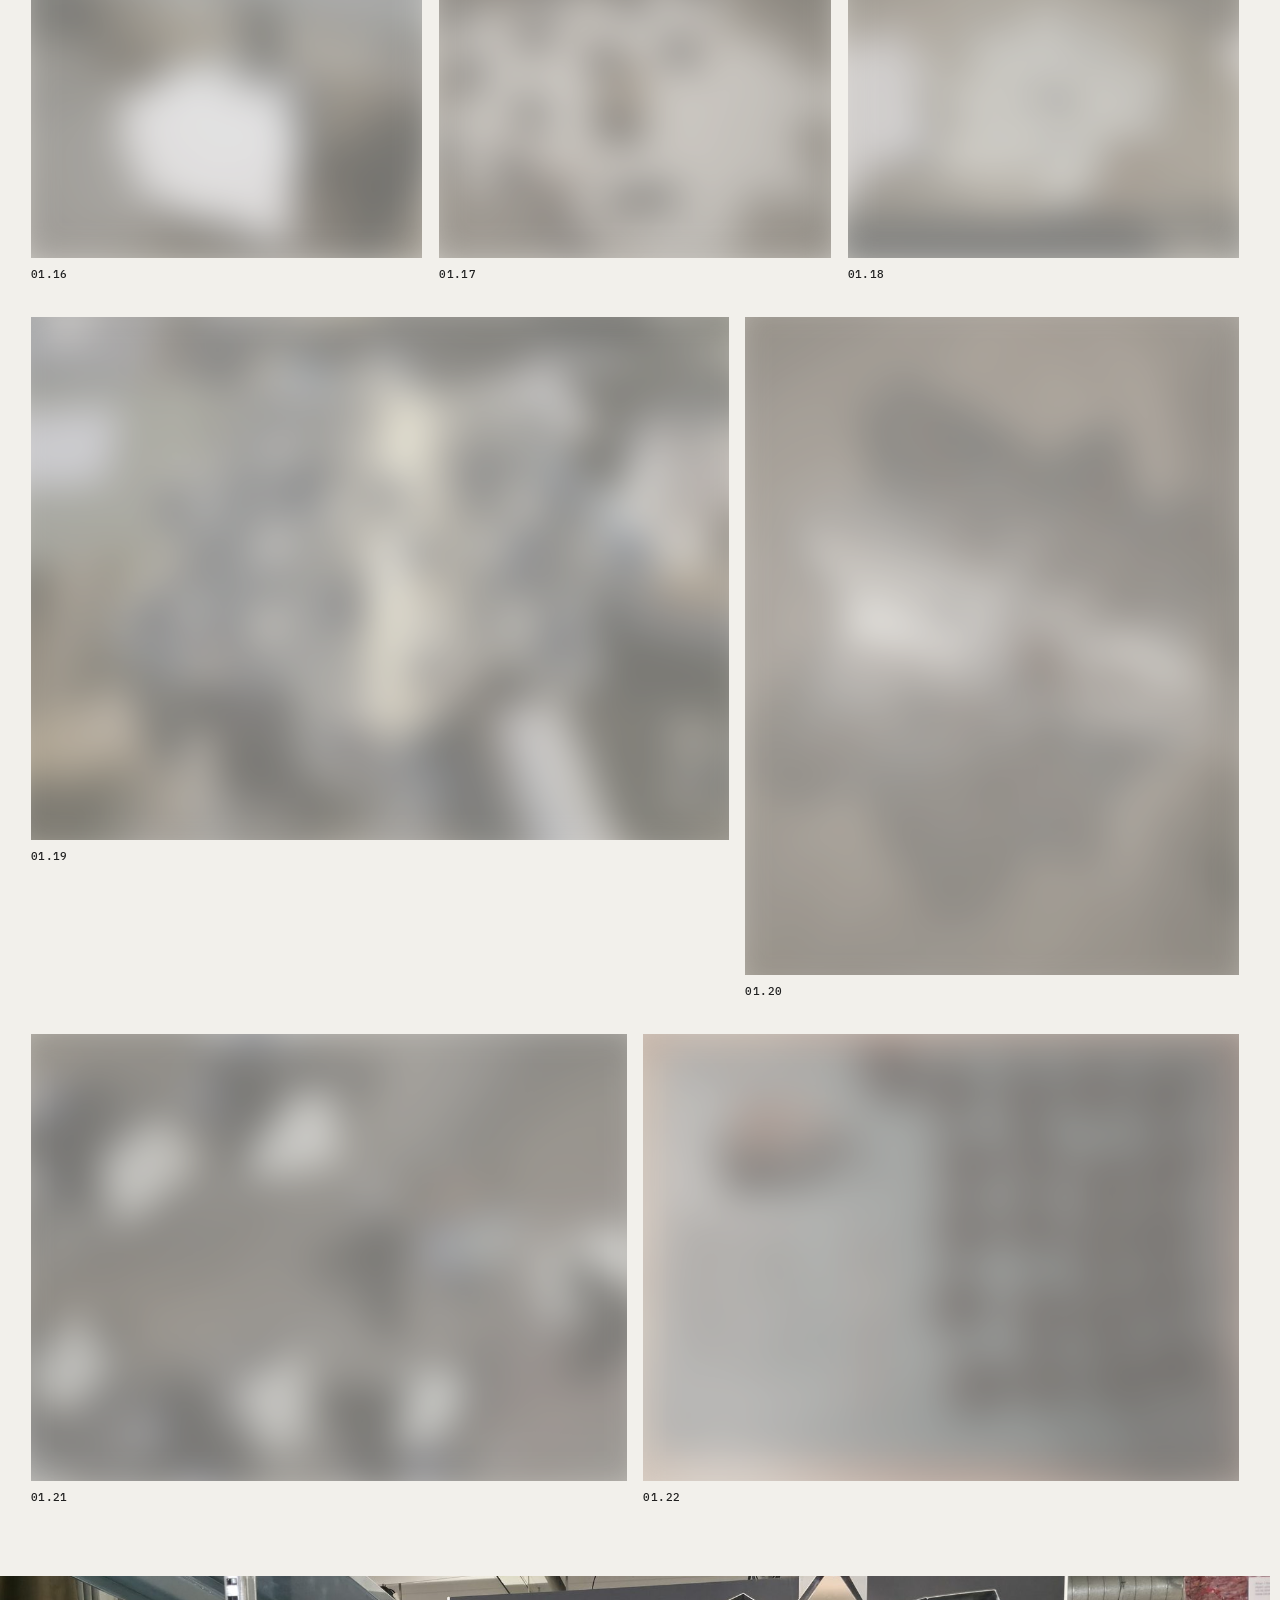
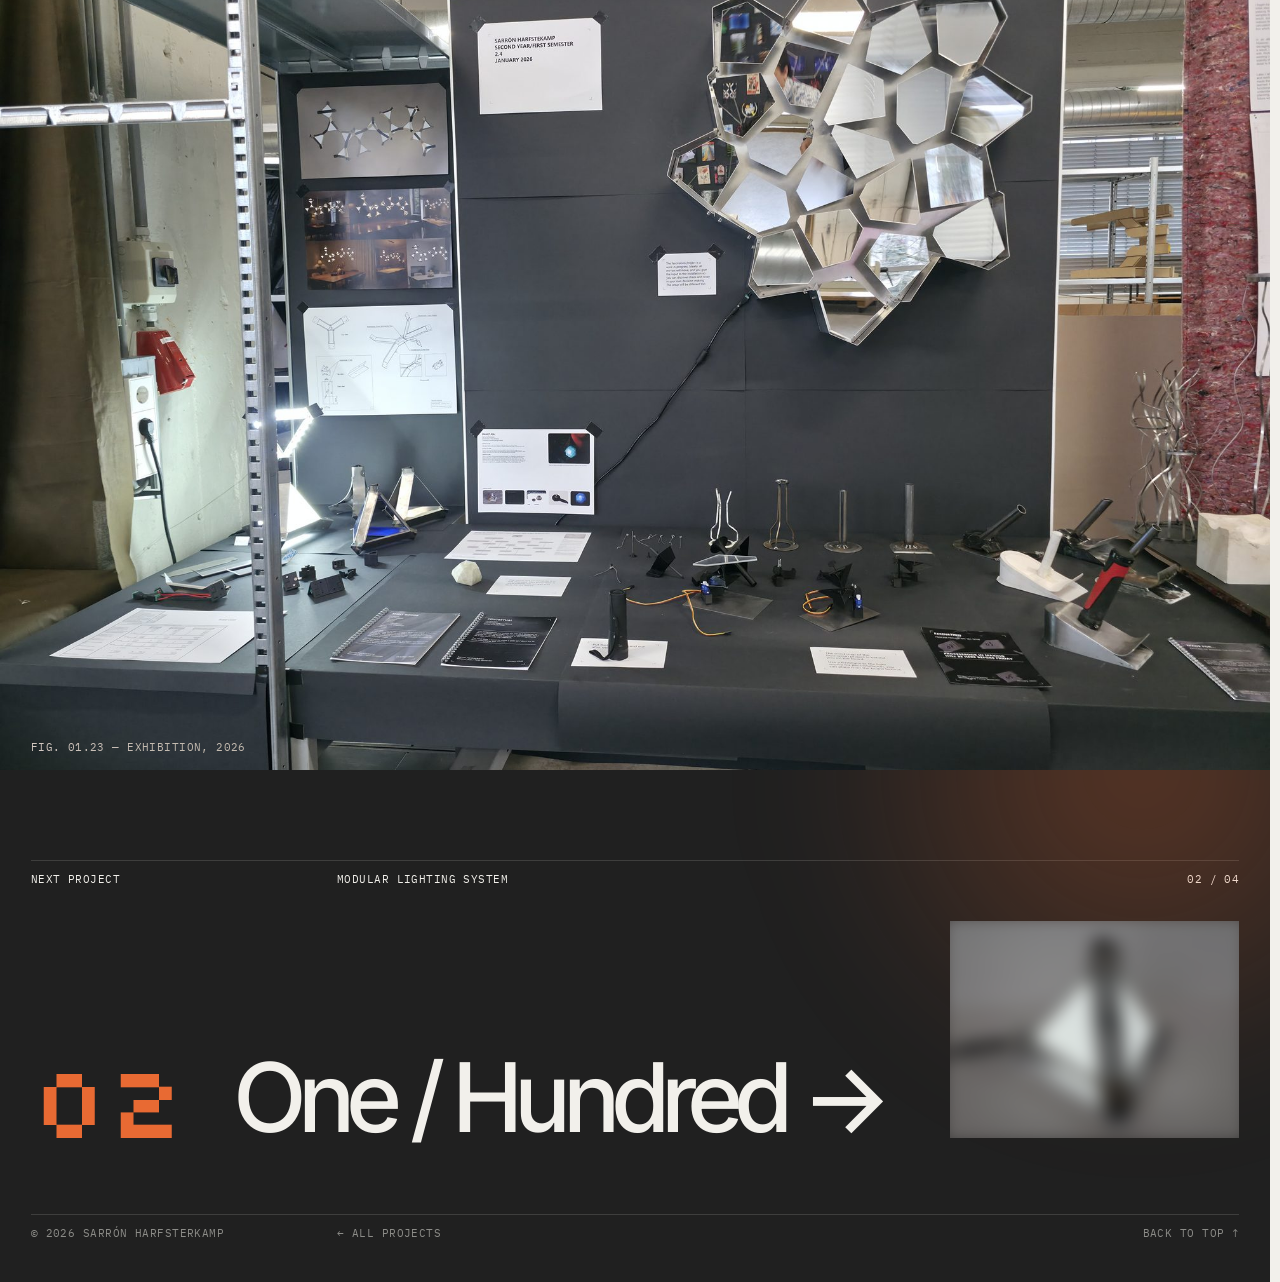
<file: flux-solid.html>
<!doctype html>
<html lang="en">
<head>
  <meta charset="utf-8">
  <meta name="viewport" content="width=device-width, initial-scale=1, viewport-fit=cover">
  <title>01 Flux / Solid — Sarrón Harfsterkamp</title>
  <meta name="description" content="Flux / Solid — an interactive light object by Sarrón Harfsterkamp. One light module, endless patterns.">
  <link rel="preconnect" href="https://fonts.googleapis.com">
  <link rel="preconnect" href="https://fonts.gstatic.com" crossorigin>
  <link href="https://fonts.googleapis.com/css2?family=IBM+Plex+Mono:wght@400;500&family=Inter:wght@400;500&family=Inter+Tight:wght@500;600&family=Silkscreen&display=swap" rel="stylesheet">
  <link rel="icon" type="image/svg+xml" href="favicon.svg">
  <link rel="stylesheet" href="style.css">
</head>
<body class="has-home">

<div class="grain" aria-hidden="true"></div>
<div class="gridlines" aria-hidden="true"><div class="g12"><span></span><span></span><span></span><span></span><span></span><span></span><span></span><span></span><span></span><span></span><span></span><span></span></div></div>
<div class="cursor" aria-hidden="true"><span class="cursor__box"></span><span class="cursor__t">X 0000 · Y 00000</span></div>

<header class="bar">
  <a href="index.html" class="bar__logo" aria-label="Sarrón Harfsterkamp — home"><svg class="logo" viewBox="0 0 64 64" aria-hidden="true"><rect class="k" x="34.72" y="28.5" width="7.0" height="7.0" transform="rotate(0.0 38.22 32.0)"/><rect class="k" x="20.27" y="35.5" width="7.57" height="7.57" transform="rotate(137.5 24.05 39.28)"/><rect class="k" x="29.15" y="14.07" width="8.14" height="8.14" transform="rotate(275.0 33.22 18.14)"/><rect class="k" x="37.67" y="40.72" width="8.71" height="8.71" transform="rotate(412.5 42.02 45.07)"/><rect class="k" x="8.97" y="24.11" width="9.29" height="9.29" transform="rotate(550.0 13.62 28.75)"/><rect class="k" x="44.48" y="15.99" width="9.86" height="9.86" transform="rotate(687.5 49.41 20.92)"/><rect class="k" x="20.96" y="48.45" width="10.43" height="10.43" transform="rotate(825.0 26.18 53.67)"/><rect class="a" x="15.39" y="5.11" width="11.0" height="11.0" transform="rotate(962.6 20.89 10.61)"/></svg><span class="mono">Sarrón Harfsterkamp</span></a>
  <a href="index.html" class="bar__home mono">← Home</a>
  <nav class="bar__nav mono">
    <a href="index.html#about">About</a>
    <a href="index.html#work">Contents</a>
    <a href="flux-solid.html" class="is-active">01</a>
    <a href="one-hundred.html">02</a>
    <a href="tension.html">03</a>
    <a href="contour.html">04</a>
    <a href="other.html">Other</a>
    <a href="index.html#contact">Contact</a>
  </nav>
  <span class="bar__page mono">Project 01 / 04</span>
  <span class="bar__prog" aria-hidden="true"></span>
</header>

<section class="p-hero" id="top">
  <div>
    <div class="rule mono"><span>01 — Fascination project</span><span>Surprise &amp; discovery</span><span>2025 — 2026</span></div>
    <header class="p-head g12">
      <div class="p-num">01</div>
      <div class="p-title">
        <h1 class="h-proj">Flux /<br>Solid</h1>
        <p class="mono grey">One light module — endless patterns</p>
      </div>
      <dl class="spec">
        <div><dt>Type</dt><dd>Interactive light object</dd></div>
        <div><dt>Year</dt><dd>2025 — 2026</dd></div>
      </dl>
    </header>
  </div>
  <figure class="p-hero__img fig" style="--pos:50% 40%">
    <div class="frame" style="height:100%"><img src="img/20260114-213459.jpg" alt="Mirror cell object in an aluminium frame"></div>
    <figcaption class="mono">Fig. 01.00 — Mirror cells in aluminium frame, exhibition</figcaption>
  </figure>
</section>

<main>
  <div class="p-text g12">
    <p class="p-lead">A project about <em>surprise and discovery</em>. One light module directs light into different patterns — the combination of buttons pressed determines which patterns become visible.</p>
    <div class="p-toggle"><button class="more-btn mono" aria-expanded="false" aria-controls="m-p01"><span class="pm">+</span><span class="lbl" data-less="Close">Specs &amp; notes</span></button></div>
    <div class="more p-more" id="m-p01"><div><div class="p-more__in">
      <dl class="spec">
        <div><dt>Material</dt><dd>Aluminium, mirror, 3D-printed parts</dd></div>
        <div><dt>Tech</dt><dd>Servo motors, microcontroller, button input</dd></div>
        <div><dt>Context</dt><dd>Fascination project</dd></div>
      </dl>
      <div class="p-note">
        <span class="mono">For me —</span>
        <p>An exploration of chaos and order, flux and solid, input and output, repeatability and unpredictability — and the space in between, where one becomes the other. Breaking expectations.</p>
      </div>
      <ul class="pairs mono">
        <li>Chaos <i>↔</i> Order</li>
        <li>Flux <i>↔</i> Solid</li>
        <li>Input <i>↔</i> Output</li>
        <li>Repeat <i>↔</i> Unpredict</li>
      </ul>
    </div></div></div>
  </div>

  <div class="console dark">
    <div class="rule mono"><span>Interactive sketch</span><span>Control → Mirrors</span><span>Try it ↓</span></div>
    <div class="g12">
      <div class="console__intro">
        <h3>21 buttons.<br>21 mirrors.<br>One surprise.</h3>
        <p>Press the cells on the left — the mirrors on the right change direction. <b>Flux</b> breaks the order.</p>
        <div class="console__ctl mono">
          <button class="chip" id="flux" aria-pressed="false">Flux</button>
          <button class="chip" id="reset">Reset</button>
        </div>
        <button class="more-btn mono" aria-expanded="false" aria-controls="m-console"><span class="pm">+</span><span class="lbl" data-less="Close">How it works</span></button>
        <div class="more" id="m-console"><div>
          <p>A simplified model of the object, based on the Voronoi study: every button turns its own mirror towards the light and pushes its neighbours away. Combined, they reinforce or cancel each other — the combination of buttons determines which pattern becomes visible.</p>
        </div></div>
      </div>
      <figure class="vor vor--ctrl">
        <svg id="ctrl" viewBox="-60 -60 120 120" aria-label="Control panel: 21 buttons"></svg>
        <figcaption class="mono"><span>Control — 21 buttons</span><span>In <b id="vIn">00</b> / 21</span></figcaption>
      </figure>
      <figure class="vor vor--out">
        <svg id="mirrors" viewBox="-66 -60 132 120" role="img" aria-label="Output: 21 tilting mirror cells"></svg>
        <figcaption class="mono"><span>Output — 21 mirrors</span><span>Lit <b id="vOut">00</b> / 21</span></figcaption>
      </figure>
    </div>
  </div>

  <div class="rule mono stage"><span><span class="pix">A</span>Explore</span><span>Fascination, sketches, first questions</span><span>01.01 — 01.08</span></div>
  <div class="g12">
    <figure class="fig" style="--c:1/6;--ar:3/2"><div class="frame"><img loading="lazy" src="img/275510039-ba71e38131-b.jpg" alt=""></div><figcaption><b>01.01</b> Patch panel — reference, found online (not own work)</figcaption></figure>
    <figure class="fig" style="--c:6/10;--ar:4/3"><div class="frame"><img loading="lazy" src="img/20251105-171621.jpg" alt=""></div><figcaption><b>01.02</b> Fascination board</figcaption></figure>
    <figure class="fig" style="--c:10/-1;--ar:3/4"><div class="frame"><img loading="lazy" src="img/20251202-112232.jpg" alt=""></div><figcaption><b>01.03</b> Lamp · mirrors · panel · user</figcaption></figure>
    <figure class="fig" style="--c:2/5;--ar:2/3"><div class="frame"><img loading="lazy" src="img/2026-01-15-031478-1.jpg" alt=""></div><figcaption><b>01.04</b> Notes</figcaption></figure>
    <figure class="fig" style="--c:5/8;--ar:2/3"><div class="frame"><img loading="lazy" src="img/2026-01-15-031478-2.jpg" alt=""></div><figcaption><b>01.05</b> Flux or solid?</figcaption></figure>
    <figure class="fig" style="--c:8/-1;--ar:3/2"><div class="frame"><img loading="lazy" src="img/2026-01-15-034358.jpg" alt=""></div><figcaption><b>01.06</b> Light-path sketches</figcaption></figure>
    <figure class="fig" style="--c:1/8;--ar:2/1"><div class="frame"><img loading="lazy" src="img/schermafbeelding-2025-11-12-135114.jpg" alt=""></div><figcaption><b>01.07</b> Concept map</figcaption></figure>
    <figure class="fig" style="--c:8/-1;--ar:4/3"><div class="frame"><img loading="lazy" src="img/schermafbeelding-2024-11-27-221327.jpg" alt=""></div><figcaption><b>01.08</b> Cell structures</figcaption></figure>
  </div>

  <div class="rule mono stage"><span><span class="pix">B</span>Discover</span><span>Generative cells, moving mirrors</span><span>01.09 — 01.15</span></div>
  <div class="g12">
    <figure class="fig" style="--c:1/7;--ar:16/9"><div class="frame"><img loading="lazy" src="img/screenshot-20251209-083328-chrome.jpg" alt=""></div><figcaption><b>01.09</b> Voronoi study</figcaption></figure>
    <figure class="fig" style="--c:7/-1;--ar:16/9"><div class="frame"><img loading="lazy" src="img/screenshot-20251209-190037-gallery.jpg" alt=""></div><figcaption><b>01.10</b> Cell logic</figcaption></figure>
    <figure class="fig" style="--c:1/7;--ar:4/3"><div class="frame"><img loading="lazy" src="img/20251209-191108.jpg" alt=""></div><figcaption><b>01.11</b> First servo + mirror test</figcaption></figure>
    <figure class="fig" style="--c:7/10;--ar:3/4"><div class="frame"><img loading="lazy" src="img/20251209-175840.jpg" alt=""></div><figcaption><b>01.12</b> Two-axis mount</figcaption></figure>
    <figure class="fig" style="--c:10/-1;--ar:3/4"><div class="frame"><img loading="lazy" src="img/20251209-175949.jpg" alt=""></div><figcaption><b>01.13</b> Tilted state</figcaption></figure>
    <figure class="fig" style="--c:3/8;--ar:16/9"><div class="frame"><img loading="lazy" src="img/schermafbeelding-2025-12-09-191623.jpg" alt=""></div><figcaption><b>01.14</b> CAD — servo module</figcaption></figure>
    <figure class="fig" style="--c:8/-1;--ar:16/9"><div class="frame"><img loading="lazy" src="img/schermafbeelding-2025-12-10-214006.jpg" alt=""></div><figcaption><b>01.15</b> Code — pattern logic</figcaption></figure>
  </div>

  <div class="rule mono stage"><span><span class="pix">C</span>Improve</span><span>Build, calibrate, repeat</span><span>01.16 — 01.22</span></div>
  <div class="g12">
    <figure class="fig" style="--c:1/5;--ar:4/3"><div class="frame"><img loading="lazy" src="img/20251216-103815.jpg" alt=""></div><figcaption><b>01.16</b> Template</figcaption></figure>
    <figure class="fig" style="--c:5/9;--ar:4/3"><div class="frame"><img loading="lazy" src="img/20251219-005546.jpg" alt=""></div><figcaption><b>01.17</b> Servo layout</figcaption></figure>
    <figure class="fig" style="--c:9/-1;--ar:4/3"><div class="frame"><img loading="lazy" src="img/20251219-104050.jpg" alt=""></div><figcaption><b>01.18</b> Cell frame</figcaption></figure>
    <figure class="fig" style="--c:1/8;--ar:4/3"><div class="frame"><img loading="lazy" src="img/20251219-153334.jpg" alt=""></div><figcaption><b>01.19</b> Modules mounted</figcaption></figure>
    <figure class="fig" style="--c:8/-1;--ar:3/4"><div class="frame"><img loading="lazy" src="img/20251219-224230.jpg" alt=""></div><figcaption><b>01.20</b> Rear — wiring</figcaption></figure>
    <figure class="fig" style="--c:1/7;--ar:4/3"><div class="frame"><img loading="lazy" src="img/20251221-213059.jpg" alt=""></div><figcaption><b>01.21</b> Calibration</figcaption></figure>
    <figure class="fig" style="--c:7/-1;--ar:4/3"><div class="frame"><img loading="lazy" src="img/20260101-212020.jpg" alt=""></div><figcaption><b>01.22</b> Parts</figcaption></figure>
  </div>

  <figure class="bleed fig" style="--pos:50% 45%">
    <div class="frame"><img loading="lazy" src="img/20260115-103958.jpg" alt="Exhibition setup of Flux / Solid"></div>
    <figcaption class="mono">Fig. 01.23 — Exhibition, 2026</figcaption>
  </figure>
</main>

<section class="next dark">
  <div class="rule mono"><span>Next project</span><span>Modular lighting system</span><span>02 / 04</span></div>
  <a class="next__link" href="one-hundred.html"><span class="pix">02</span><b>One / Hundred →</b><span class="thumb"><img loading="lazy" src="img/20251029-130600.jpg" alt=""></span></a>
  <div class="foot">
    <div class="rule mono"><span>© 2026 Sarrón Harfsterkamp</span><span><a href="index.html#work">← All projects</a></span><span><a href="#top">Back to top ↑</a></span></div>
  </div>
</section>

<div class="lb" id="lb"><img alt=""><p class="mono"><span id="lbCap"></span><span>Esc / click to close</span></p></div>

<script src="main.js"></script>
</body>
</html>
</file>
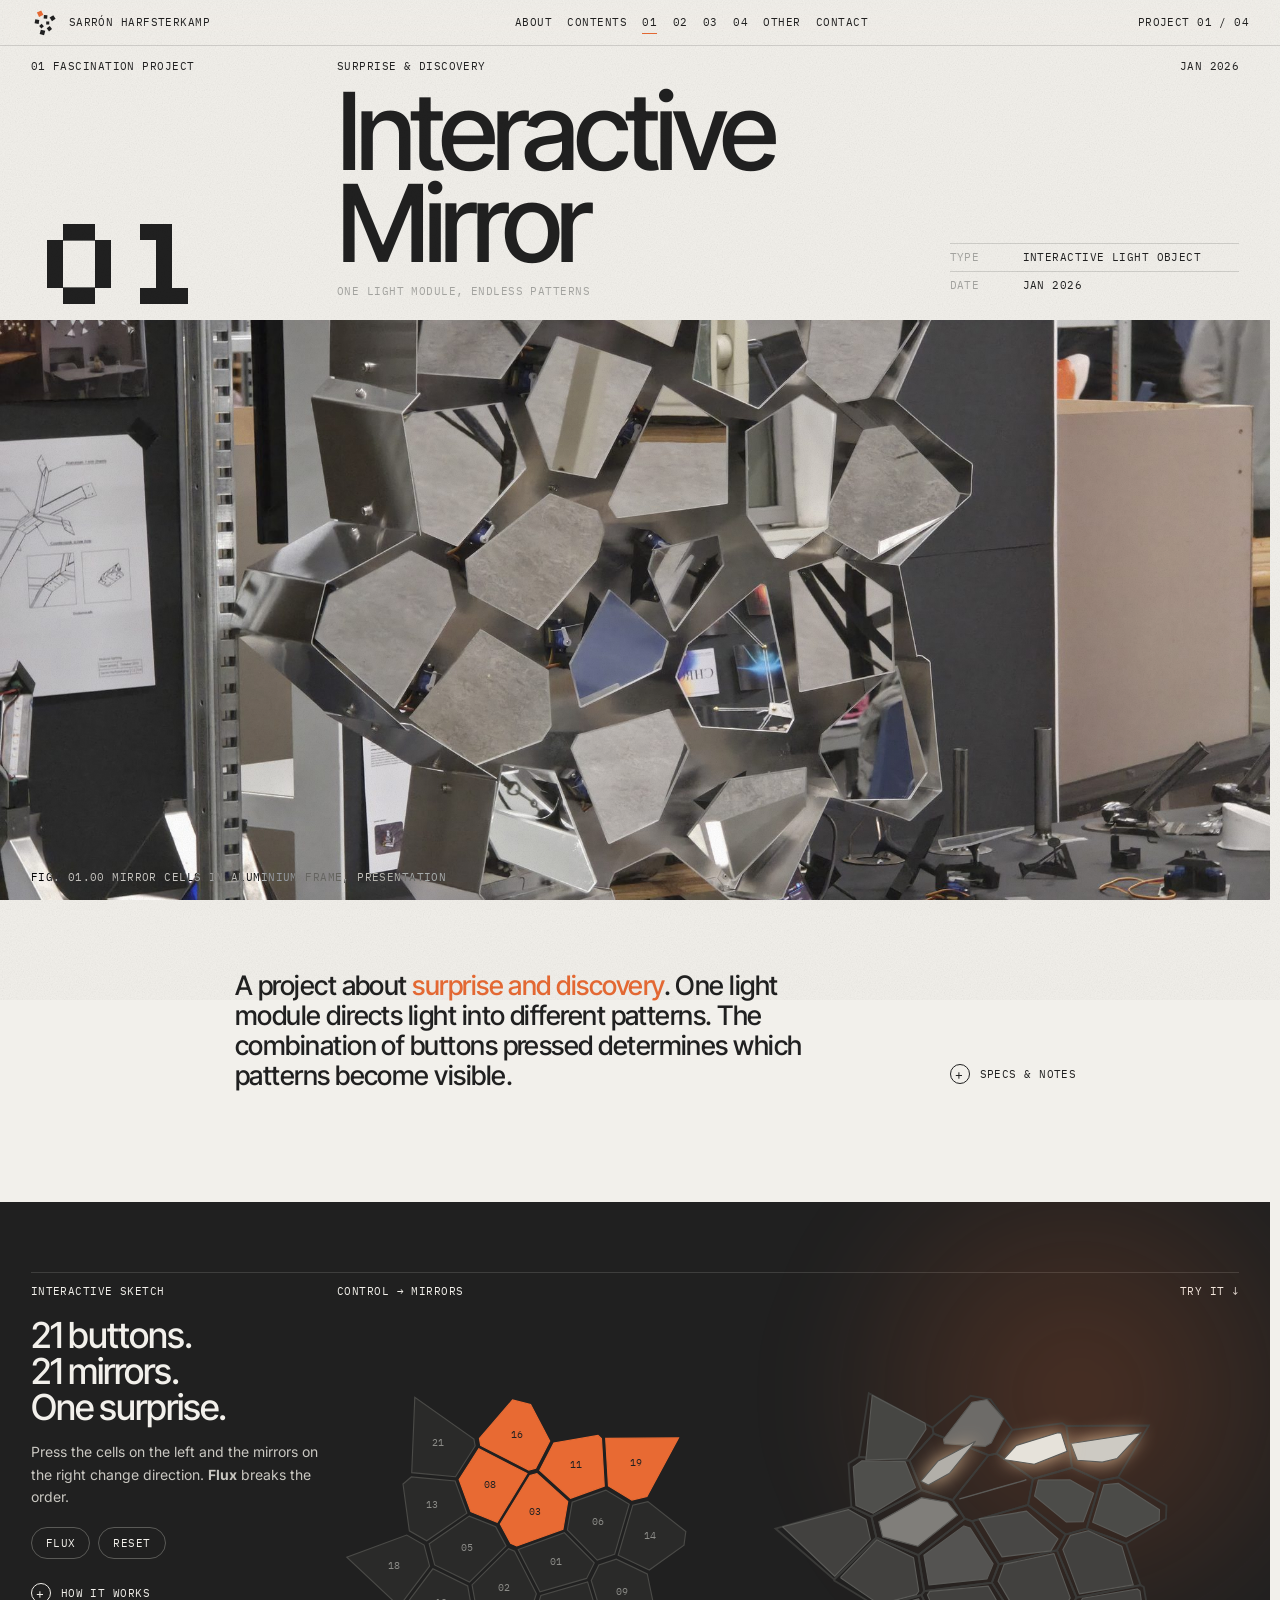
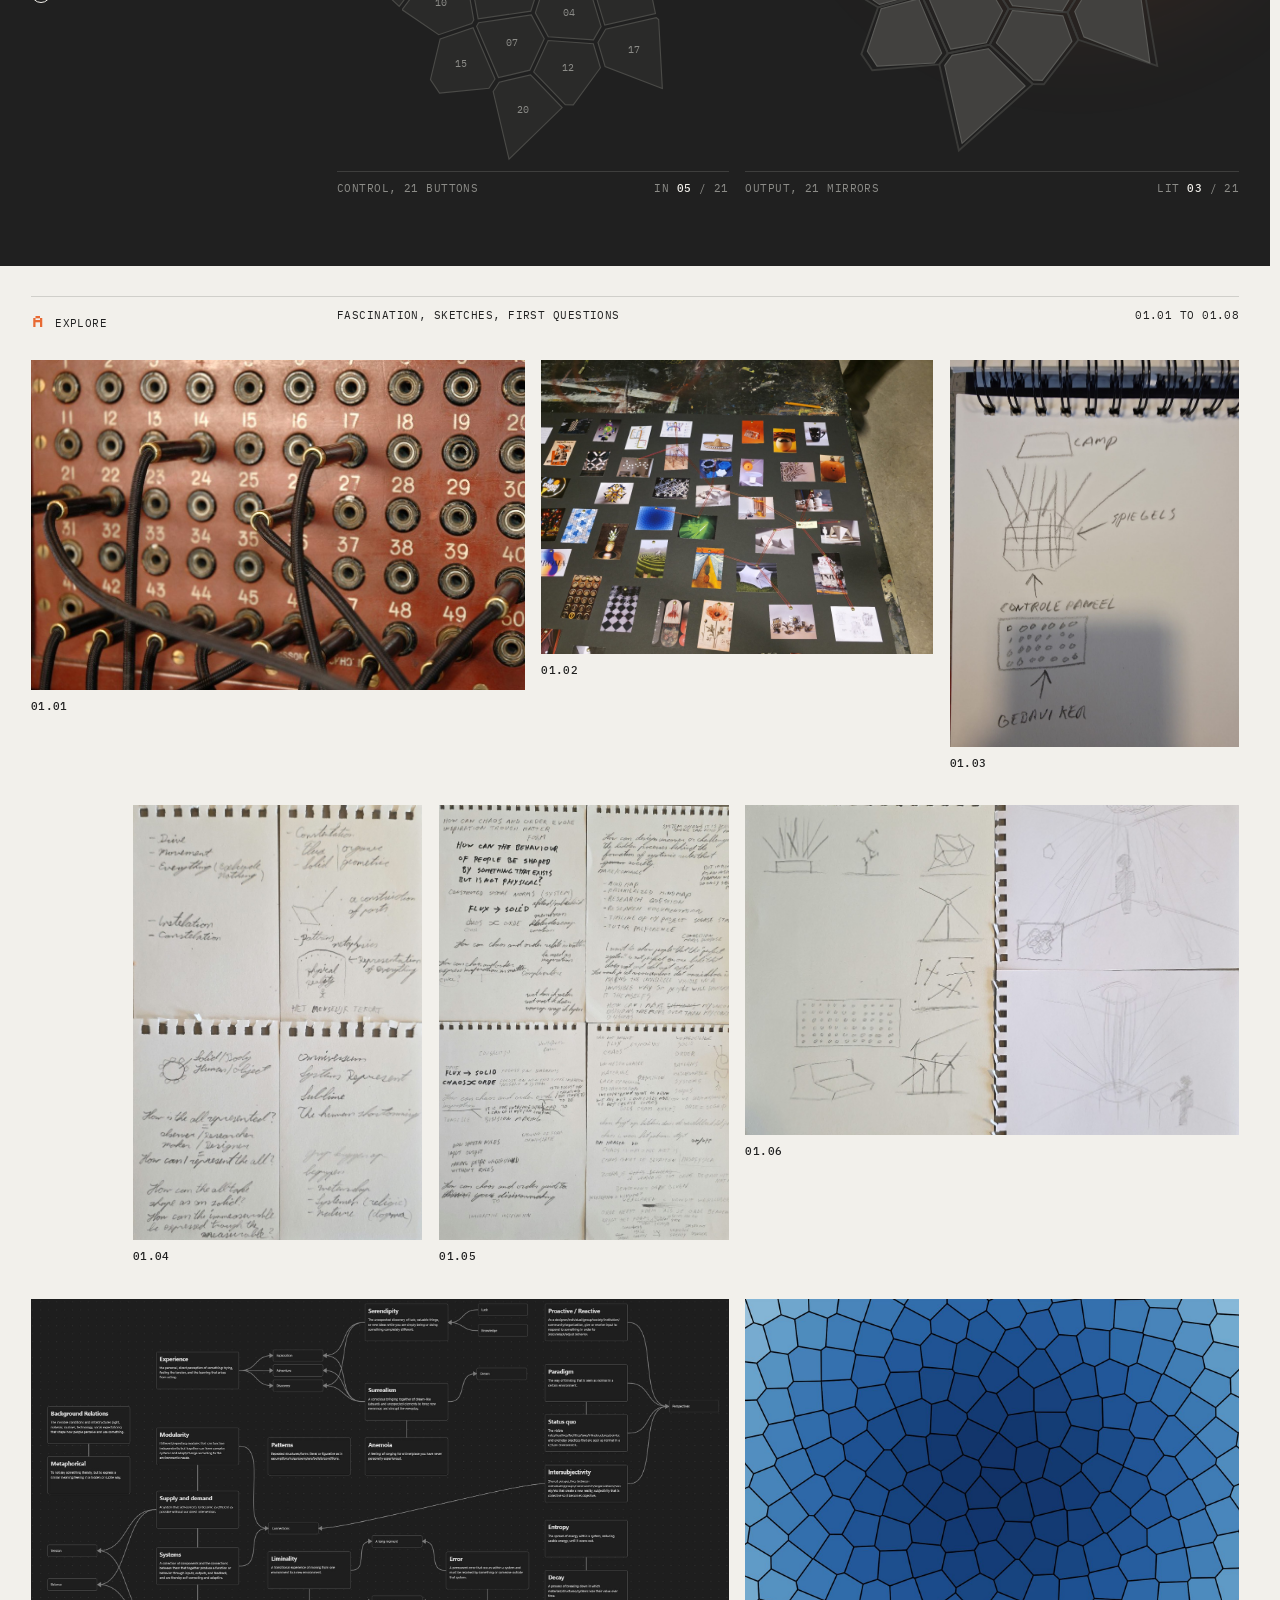
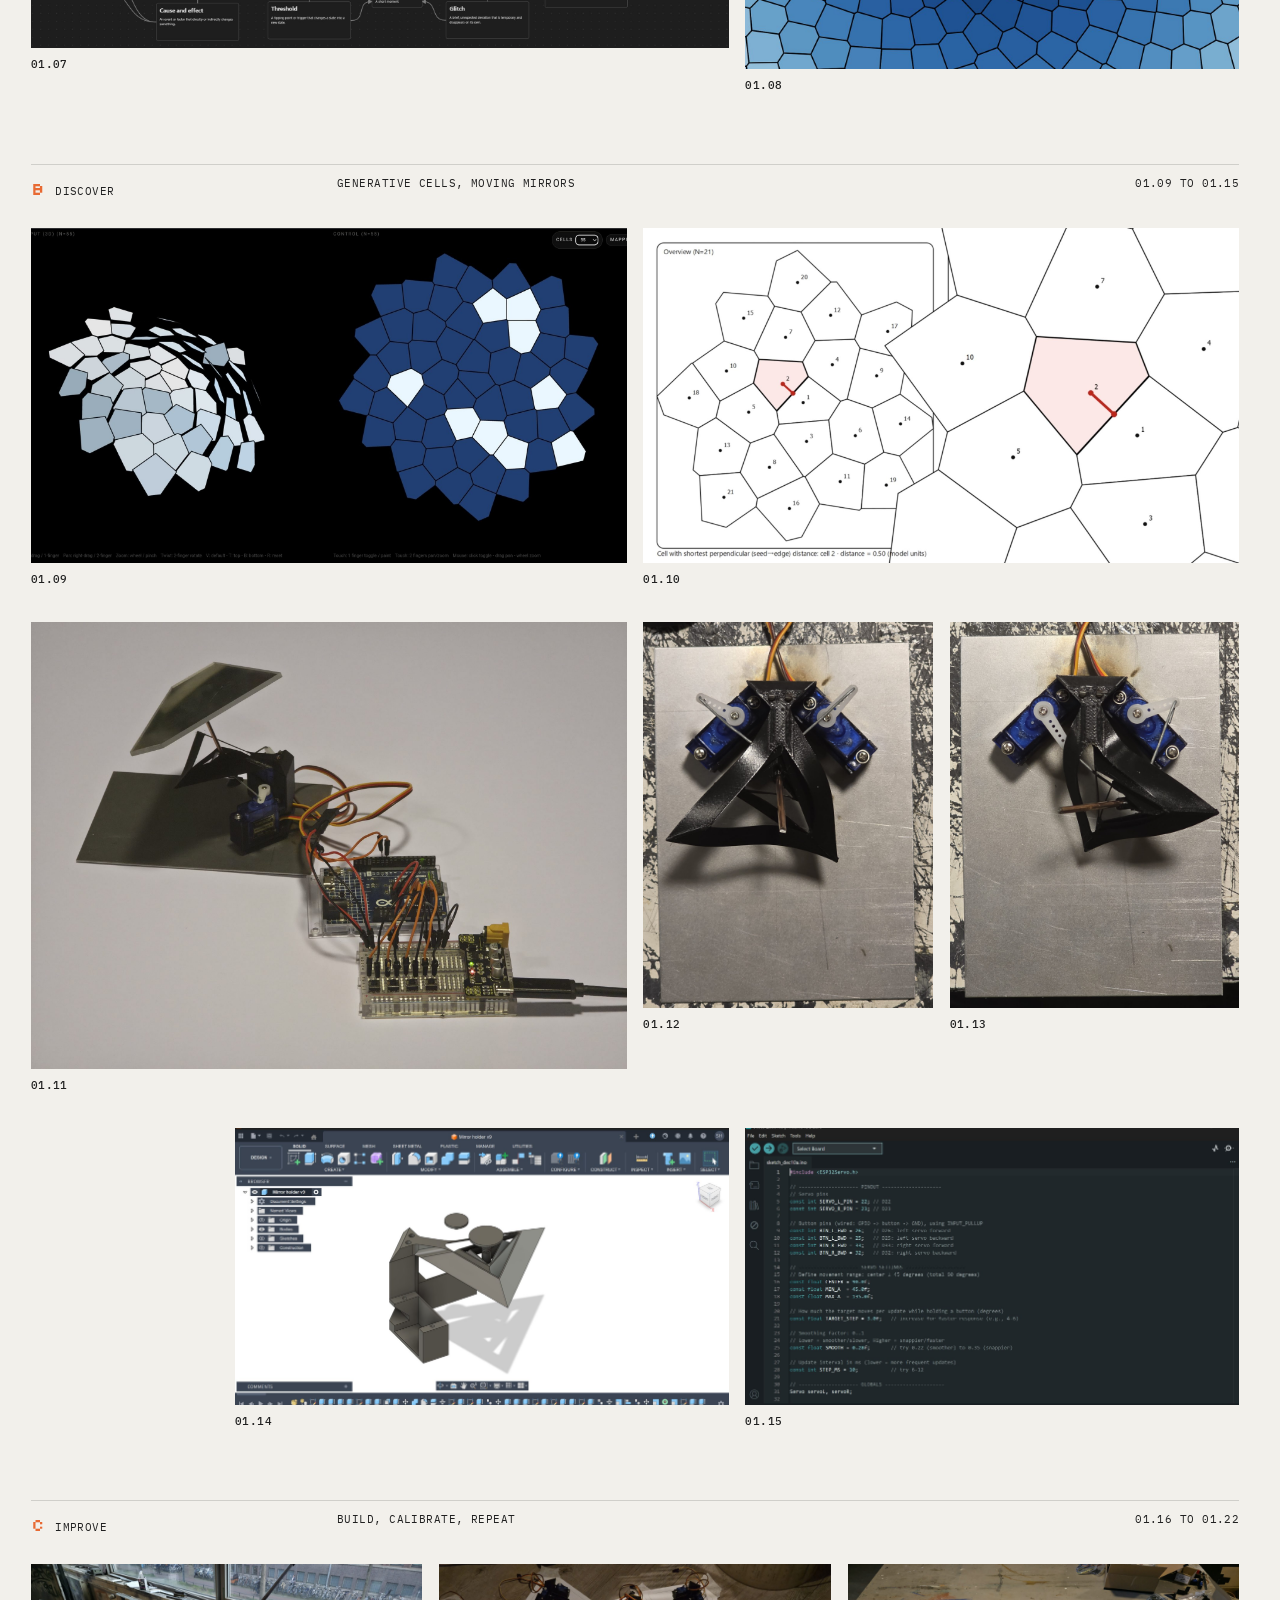
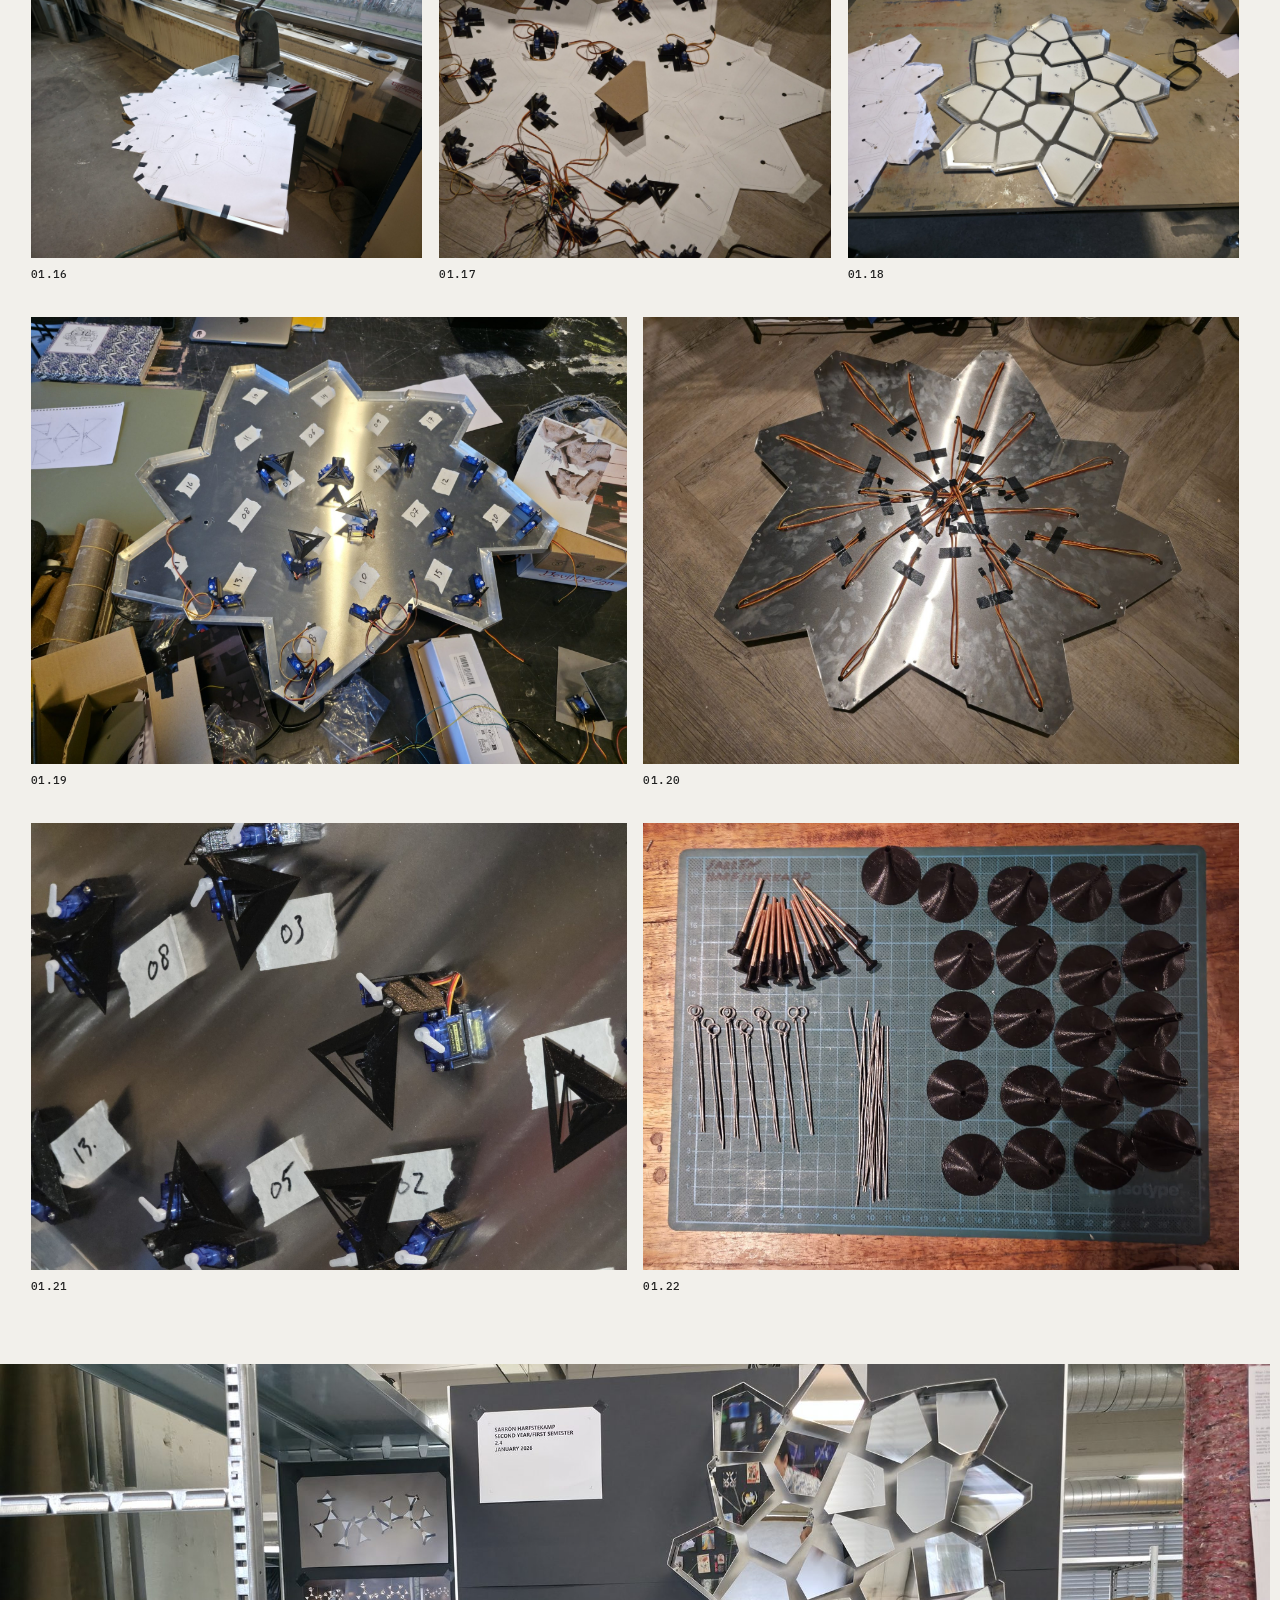
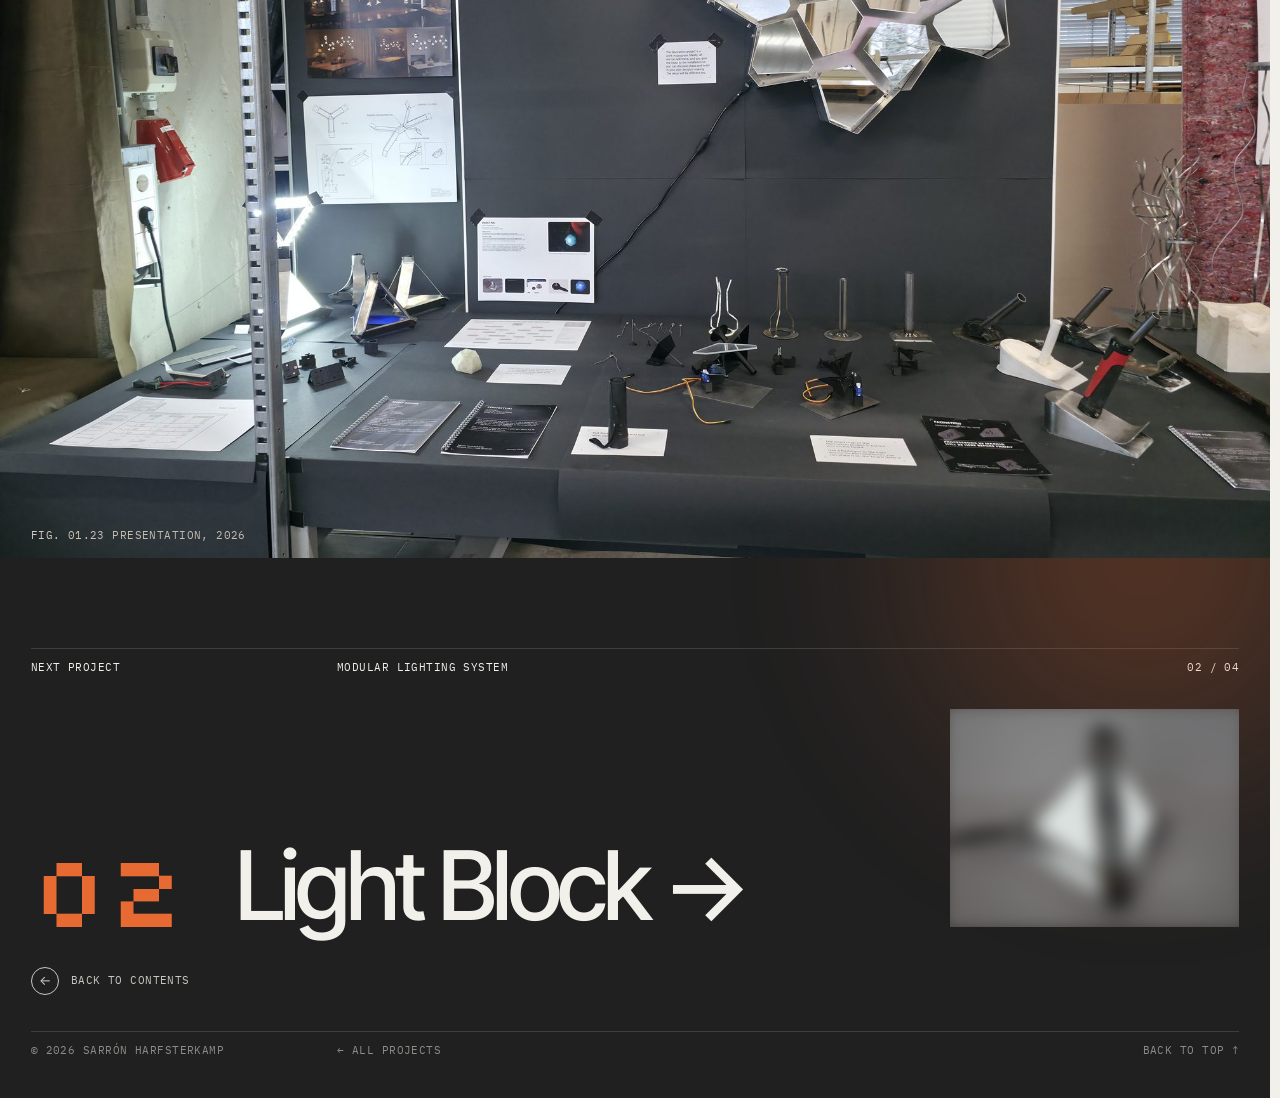
<file: interactive-mirror.html>
<!doctype html>
<html lang="en">
<head>
  <meta charset="utf-8">
  <meta name="viewport" content="width=device-width, initial-scale=1, viewport-fit=cover">
  <title>Interactive Mirror | Sarrón Harfsterkamp</title>
  <meta name="description" content="Interactive Mirror by Sarrón Harfsterkamp: an interactive light object where one light module and a set of buttons direct light into different patterns. January 2026.">
  <meta name="author" content="Sarrón Harfsterkamp">
  <meta name="robots" content="index, follow, max-image-preview:large">
  <meta name="theme-color" content="#F2F0EB">
  <link rel="canonical" href="https://sarronharfsterkamp.com/interactive-mirror">
  <meta property="og:type" content="article">
  <meta property="og:site_name" content="Sarrón Harfsterkamp">
  <meta property="og:title" content="Interactive Mirror | Sarrón Harfsterkamp">
  <meta property="og:description" content="Interactive Mirror by Sarrón Harfsterkamp: an interactive light object where one light module and a set of buttons direct light into different patterns. January 2026.">
  <meta property="og:url" content="https://sarronharfsterkamp.com/interactive-mirror">
  <meta property="og:image" content="https://sarronharfsterkamp.com/img/20260114-213459.jpg">
  <meta property="og:locale" content="en_GB">
  <meta name="twitter:card" content="summary_large_image">
  <meta name="twitter:title" content="Interactive Mirror | Sarrón Harfsterkamp">
  <meta name="twitter:description" content="Interactive Mirror by Sarrón Harfsterkamp: an interactive light object where one light module and a set of buttons direct light into different patterns. January 2026.">
  <meta name="twitter:image" content="https://sarronharfsterkamp.com/img/20260114-213459.jpg">
  <script type="application/ld+json">{"@context": "https://schema.org", "@graph": [{"@type": "Person", "@id": "https://sarronharfsterkamp.com/#person", "name": "Sarrón Harfsterkamp", "alternateName": ["Sarron Harfsterkamp"], "jobTitle": "Experimental modular product designer", "url": "https://sarronharfsterkamp.com/", "image": "https://sarronharfsterkamp.com/img/portrait.jpg", "sameAs": ["https://www.instagram.com/sarron.harfsterkamp/"], "address": {"@type": "PostalAddress", "addressLocality": "Eindhoven", "addressCountry": "NL"}, "knowsAbout": ["Product design", "Modular design", "Lighting design", "Material research", "Metal work", "Electronics"]}, {"@type": "CreativeWork", "name": "Interactive Mirror", "url": "https://sarronharfsterkamp.com/interactive-mirror", "description": "Interactive Mirror by Sarrón Harfsterkamp: an interactive light object where one light module and a set of buttons direct light into different patterns. January 2026.", "image": "https://sarronharfsterkamp.com/img/20260114-213459.jpg", "creator": {"@id": "https://sarronharfsterkamp.com/#person"}, "inLanguage": "en", "dateCreated": "2026-01"}]}</script>
  <link rel="preconnect" href="https://fonts.googleapis.com">
  <link rel="preconnect" href="https://fonts.gstatic.com" crossorigin>
  <link href="https://fonts.googleapis.com/css2?family=IBM+Plex+Mono:wght@400;500&family=Inter:wght@400;500&family=Inter+Tight:wght@500;600&family=Silkscreen&display=swap" rel="stylesheet">
  <link rel="icon" type="image/svg+xml" href="favicon.svg">
  <link rel="stylesheet" href="style.css">
</head>
<body>

<div class="grain" aria-hidden="true"></div>
<div class="gridlines" aria-hidden="true"><div class="g12"><span></span><span></span><span></span><span></span><span></span><span></span><span></span><span></span><span></span><span></span><span></span><span></span></div></div>
<div class="cursor" aria-hidden="true"><span class="cursor__box"></span><span class="cursor__t">X 0000 · Y 00000</span></div>

<header class="bar">
  <a href="/" class="bar__logo" aria-label="Sarrón Harfsterkamp, home"><svg class="logo" viewBox="0 0 64 64" aria-hidden="true"><rect class="k" x="34.72" y="28.5" width="7.0" height="7.0" transform="rotate(0.0 38.22 32.0)"/><rect class="k" x="20.27" y="35.5" width="7.57" height="7.57" transform="rotate(137.5 24.05 39.28)"/><rect class="k" x="29.15" y="14.07" width="8.14" height="8.14" transform="rotate(275.0 33.22 18.14)"/><rect class="k" x="37.67" y="40.72" width="8.71" height="8.71" transform="rotate(412.5 42.02 45.07)"/><rect class="k" x="8.97" y="24.11" width="9.29" height="9.29" transform="rotate(550.0 13.62 28.75)"/><rect class="k" x="44.48" y="15.99" width="9.86" height="9.86" transform="rotate(687.5 49.41 20.92)"/><rect class="k" x="20.96" y="48.45" width="10.43" height="10.43" transform="rotate(825.0 26.18 53.67)"/><rect class="a" x="15.39" y="5.11" width="11.0" height="11.0" transform="rotate(962.6 20.89 10.61)"/></svg><span class="mono">Sarrón Harfsterkamp</span></a>
  <nav class="bar__nav mono">
    <a href="/#about">About</a>
    <a href="/#work">Contents</a>
    <a href="/interactive-mirror" class="is-active">01</a>
    <a href="/light-block">02</a>
    <a href="/tension">03</a>
    <a href="/wire-chair">04</a>
    <a href="/other">Other</a>
    <a href="/#contact">Contact</a>
  </nav>
  <span class="bar__page mono">Project 01 / 04</span>
  <span class="bar__prog" aria-hidden="true"></span>
</header>

<section class="p-hero" id="top">
  <div>
    <div class="rule mono"><span>01 Fascination project</span><span>Surprise &amp; discovery</span><span>Jan 2026</span></div>
    <header class="p-head g12">
      <div class="p-num">01</div>
      <div class="p-title">
        <h1>Interactive<br>Mirror</h1>
        <p class="mono grey">One light module, endless patterns</p>
      </div>
      <dl class="spec">
        <div><dt>Type</dt><dd>Interactive light object</dd></div>
        <div><dt>Date</dt><dd>Jan 2026</dd></div>
      </dl>
    </header>
  </div>
  <figure class="p-hero__img fig" style="--pos:50% 40%">
    <div class="frame" style="height:100%"><img src="img/20260114-213459.jpg" alt="Mirror cell object in an aluminium frame"></div>
    <figcaption class="mono">Fig. 01.00 Mirror cells in aluminium frame, presentation</figcaption>
  </figure>
</section>

<main>
  <div class="p-text g12">
    <p class="p-lead">A project about <em>surprise and discovery</em>. One light module directs light into different patterns. The combination of buttons pressed determines which patterns become visible.</p>
    <div class="p-toggle"><button class="more-btn mono" aria-expanded="false" aria-controls="m-p01"><span class="pm">+</span><span class="lbl" data-less="Close">Specs &amp; notes</span></button></div>
    <div class="more p-more" id="m-p01"><div><div class="p-more__in">
      <dl class="spec">
        <div><dt>Material</dt><dd>Aluminium, mirror, 3D printed parts</dd></div>
        <div><dt>Tech</dt><dd>Servo motors, microcontroller, button input</dd></div>
        <div><dt>Context</dt><dd>Fascination project</dd></div>
      </dl>
      <div class="p-note">
        <span class="mono">For me</span>
        <p>An exploration of chaos and order, flux and solid, input and output, repeatability and unpredictability, and the space in between, where one becomes the other. Breaking expectations.</p>
      </div>
      <ul class="pairs mono">
        <li>Chaos <i>↔</i> Order</li>
        <li>Flux <i>↔</i> Solid</li>
        <li>Input <i>↔</i> Output</li>
        <li>Repeat <i>↔</i> Unpredict</li>
      </ul>
    </div></div></div>
  </div>

  <div class="console dark">
    <div class="rule mono"><span>Interactive sketch</span><span>Control → Mirrors</span><span>Try it ↓</span></div>
    <div class="g12">
      <div class="console__intro">
        <h3>21 buttons.<br>21 mirrors.<br>One surprise.</h3>
        <p>Press the cells on the left and the mirrors on the right change direction. <b>Flux</b> breaks the order.</p>
        <div class="console__ctl mono">
          <button class="chip" id="flux" aria-pressed="false">Flux</button>
          <button class="chip" id="reset">Reset</button>
        </div>
        <button class="more-btn mono" aria-expanded="false" aria-controls="m-console"><span class="pm">+</span><span class="lbl" data-less="Close">How it works</span></button>
        <div class="more" id="m-console"><div>
          <p>A simplified model of the object, based on the Digital twin test: every button turns its own mirror towards the light and pushes its neighbours away. Combined, they reinforce or cancel each other. The combination of buttons determines which pattern becomes visible.</p>
        </div></div>
      </div>
      <figure class="vor vor--ctrl">
        <svg id="ctrl" viewBox="-60 -60 120 120" aria-label="Control panel: 21 buttons"></svg>
        <figcaption class="mono"><span>Control, 21 buttons</span><span>In <b id="vIn">00</b> / 21</span></figcaption>
      </figure>
      <figure class="vor vor--out">
        <svg id="mirrors" viewBox="-66 -60 132 120" role="img" aria-label="Output: 21 tilting mirror cells"></svg>
        <figcaption class="mono"><span>Output, 21 mirrors</span><span>Lit <b id="vOut">00</b> / 21</span></figcaption>
      </figure>
    </div>
  </div>

  <div class="rule mono stage"><span><span class="pix">A</span>Explore</span><span>Fascination, sketches, first questions</span><span>01.01 to 01.08</span></div>
  <div class="g12">
    <figure class="fig" style="--c:1/6;--ar:3/2"><div class="frame"><img loading="lazy" src="img/275510039-ba71e38131-b.jpg" alt="Interactive Mirror: Patch panel, reference, found online (not own work)"></div><figcaption><b>01.01</b> Patch panel, reference, found online (not own work)</figcaption></figure>
    <figure class="fig" style="--c:6/10;--ar:4/3"><div class="frame"><img loading="lazy" src="img/20251105-171621.jpg" alt="Interactive Mirror: Fascination board"></div><figcaption><b>01.02</b> Fascination board</figcaption></figure>
    <figure class="fig" style="--c:10/-1;--ar:3/4"><div class="frame"><img loading="lazy" src="img/20251202-112232.jpg" alt="Interactive Mirror: Lamp · mirrors · panel · user"></div><figcaption><b>01.03</b> Lamp · mirrors · panel · user</figcaption></figure>
    <figure class="fig" style="--c:2/5;--ar:2/3"><div class="frame"><img loading="lazy" src="img/2026-01-15-031478-1.jpg" alt="Interactive Mirror: Notes"></div><figcaption><b>01.04</b> Notes</figcaption></figure>
    <figure class="fig" style="--c:5/8;--ar:2/3"><div class="frame"><img loading="lazy" src="img/2026-01-15-031478-2.jpg" alt="Interactive Mirror: Flux or solid?"></div><figcaption><b>01.05</b> Flux or solid?</figcaption></figure>
    <figure class="fig" style="--c:8/-1;--ar:3/2"><div class="frame"><img loading="lazy" src="img/2026-01-15-034358.jpg" alt="Interactive Mirror: Light path sketches"></div><figcaption><b>01.06</b> Light path sketches</figcaption></figure>
    <figure class="fig" style="--c:1/8;--ar:2/1"><div class="frame"><img loading="lazy" src="img/schermafbeelding-2025-11-12-135114.jpg" alt="Interactive Mirror: Concept board"></div><figcaption><b>01.07</b> Concept board</figcaption></figure>
    <figure class="fig" style="--c:8/-1;--ar:4/3"><div class="frame"><img loading="lazy" src="img/schermafbeelding-2024-11-27-221327.jpg" alt="Interactive Mirror: Cell structures"></div><figcaption><b>01.08</b> Cell structures</figcaption></figure>
  </div>

  <div class="rule mono stage"><span><span class="pix">B</span>Discover</span><span>Generative cells, moving mirrors</span><span>01.09 to 01.15</span></div>
  <div class="g12">
    <figure class="fig" style="--c:1/7;--ar:16/9"><div class="frame"><img loading="lazy" src="img/screenshot-20251209-083328-chrome.jpg" alt="Interactive Mirror: Digital twin test"></div><figcaption><b>01.09</b> Digital twin test</figcaption></figure>
    <figure class="fig" style="--c:7/-1;--ar:16/9"><div class="frame"><img loading="lazy" src="img/screenshot-20251209-190037-gallery.jpg" alt="Interactive Mirror: Calculating center points"></div><figcaption><b>01.10</b> Calculating center points</figcaption></figure>
    <figure class="fig" style="--c:1/7;--ar:4/3"><div class="frame"><img loading="lazy" src="img/20251209-191108.jpg" alt="Interactive Mirror: First servo + mirror test"></div><figcaption><b>01.11</b> First servo + mirror test</figcaption></figure>
    <figure class="fig" style="--c:7/10;--ar:3/4"><div class="frame"><img loading="lazy" src="img/20251209-175840.jpg" alt="Interactive Mirror: Two axis mount"></div><figcaption><b>01.12</b> Two axis mount</figcaption></figure>
    <figure class="fig" style="--c:10/-1;--ar:3/4"><div class="frame"><img loading="lazy" src="img/20251209-175949.jpg" alt="Interactive Mirror: Tilted state"></div><figcaption><b>01.13</b> Tilted state</figcaption></figure>
    <figure class="fig" style="--c:3/8;--ar:16/9"><div class="frame"><img loading="lazy" src="img/schermafbeelding-2025-12-09-191623.jpg" alt="Interactive Mirror: CAD, servo movement mechanism"></div><figcaption><b>01.14</b> CAD, servo movement mechanism</figcaption></figure>
    <figure class="fig" style="--c:8/-1;--ar:16/9"><div class="frame"><img loading="lazy" src="img/schermafbeelding-2025-12-10-214006.jpg" alt="Interactive Mirror: Code, pattern logic"></div><figcaption><b>01.15</b> Code, pattern logic</figcaption></figure>
  </div>

  <div class="rule mono stage"><span><span class="pix">C</span>Improve</span><span>Build, calibrate, repeat</span><span>01.16 to 01.22</span></div>
  <div class="g12">
    <figure class="fig" style="--c:1/5;--ar:4/3"><div class="frame"><img loading="lazy" src="img/20251216-103815.jpg" alt="Interactive Mirror: Template"></div><figcaption><b>01.16</b> Template</figcaption></figure>
    <figure class="fig" style="--c:5/9;--ar:4/3"><div class="frame"><img loading="lazy" src="img/20251219-005546.jpg" alt="Interactive Mirror: Servo layout"></div><figcaption><b>01.17</b> Servo layout</figcaption></figure>
    <figure class="fig" style="--c:9/-1;--ar:4/3"><div class="frame"><img loading="lazy" src="img/20251219-104050.jpg" alt="Interactive Mirror: Cell frame"></div><figcaption><b>01.18</b> Cell frame</figcaption></figure>
    <figure class="fig" style="--c:1/7;--ar:4/3"><div class="frame"><img loading="lazy" src="img/20251219-153334.jpg" alt="Interactive Mirror: Modules mounted"></div><figcaption><b>01.19</b> Modules mounted</figcaption></figure>
    <figure class="fig" style="--c:7/-1;--ar:4/3"><div class="frame"><img loading="lazy" src="img/20251219-224230-r.jpg" alt="Interactive Mirror: Rear, wiring"></div><figcaption><b>01.20</b> Rear, wiring</figcaption></figure>
    <figure class="fig" style="--c:1/7;--ar:4/3"><div class="frame"><img loading="lazy" src="img/20251221-213059.jpg" alt="Interactive Mirror: Calibration"></div><figcaption><b>01.21</b> Calibration</figcaption></figure>
    <figure class="fig" style="--c:7/-1;--ar:4/3"><div class="frame"><img loading="lazy" src="img/20260101-212020.jpg" alt="Interactive Mirror: Parts"></div><figcaption><b>01.22</b> Parts</figcaption></figure>
  </div>

  <figure class="bleed fig" style="--pos:50% 45%">
    <div class="frame"><img loading="lazy" src="img/20260115-103958.jpg" alt="Presentation setup of Interactive Mirror"></div>
    <figcaption class="mono">Fig. 01.23 Presentation, 2026</figcaption>
  </figure>
</main>

<section class="next dark">
  <div class="rule mono"><span>Next project</span><span>Modular lighting system</span><span>02 / 04</span></div>
  <a class="next__link" href="/light-block"><span class="pix">02</span><b>Light Block →</b><span class="thumb"><img loading="lazy" src="img/20251029-130600.jpg" alt=""></span></a>
  <a class="prev" href="/#work"><span class="prev__a" aria-hidden="true">←</span><span class="mono">Back to Contents</span></a>
  <div class="foot">
    <div class="rule mono"><span>© 2026 Sarrón Harfsterkamp</span><span><a href="/#work">← All projects</a></span><span><a href="#top">Back to top ↑</a></span></div>
  </div>
</section>

<div class="lb" id="lb"><img alt=""><p class="mono"><span id="lbCap"></span><span>Esc / click to close</span></p></div>

<script src="main.js"></script>
</body>
</html>
</file>
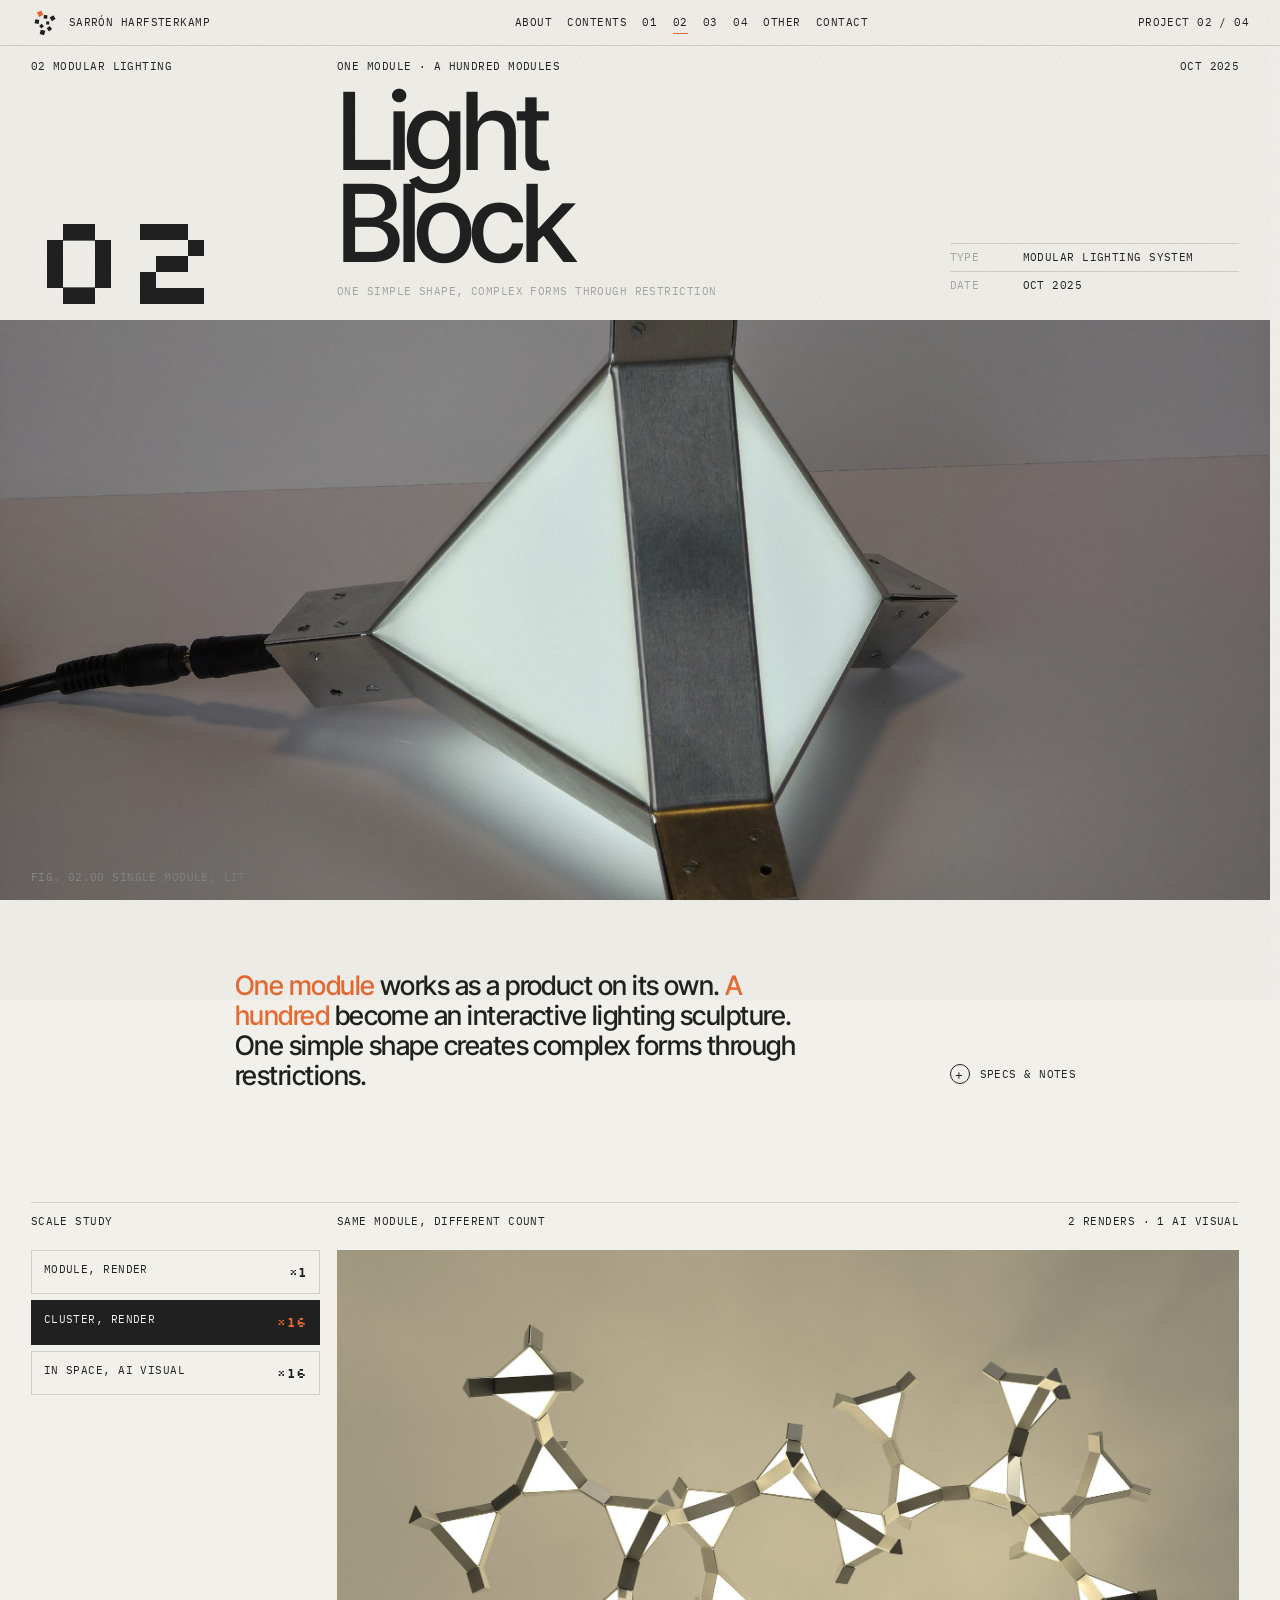
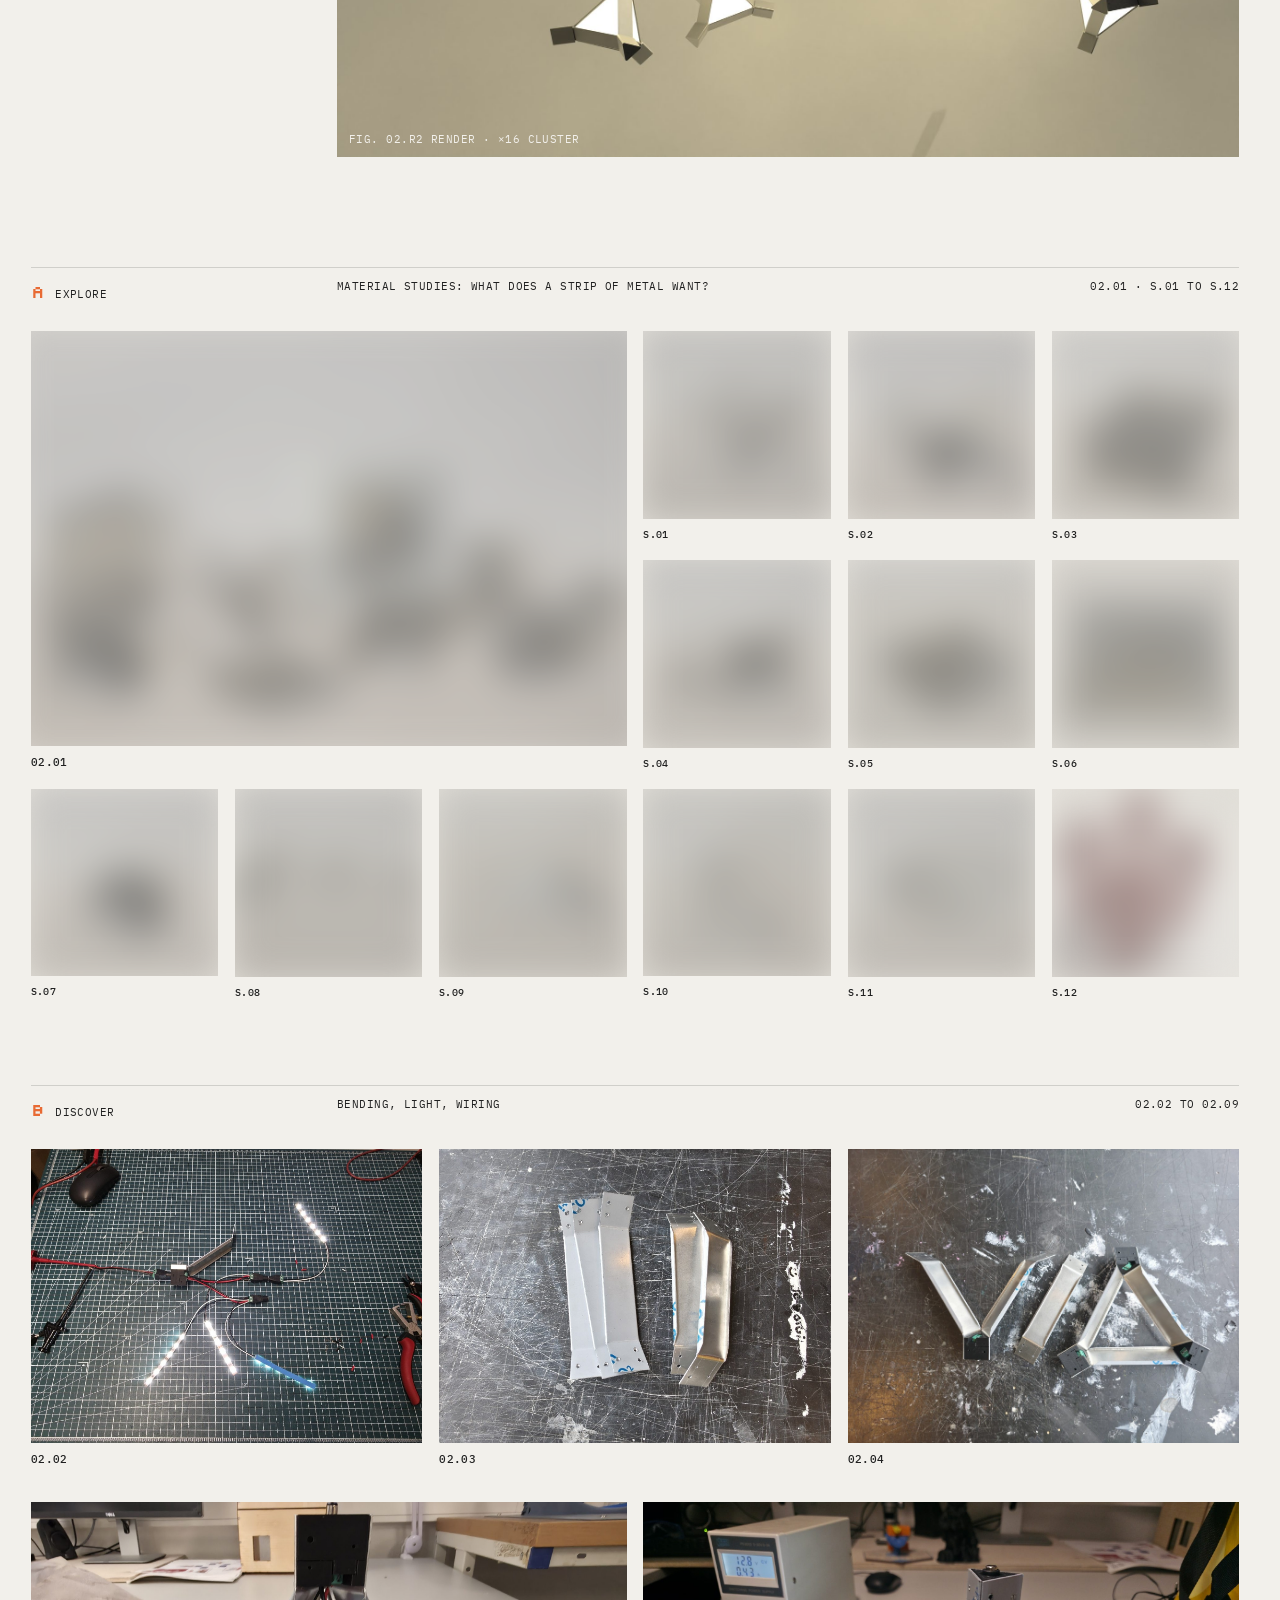
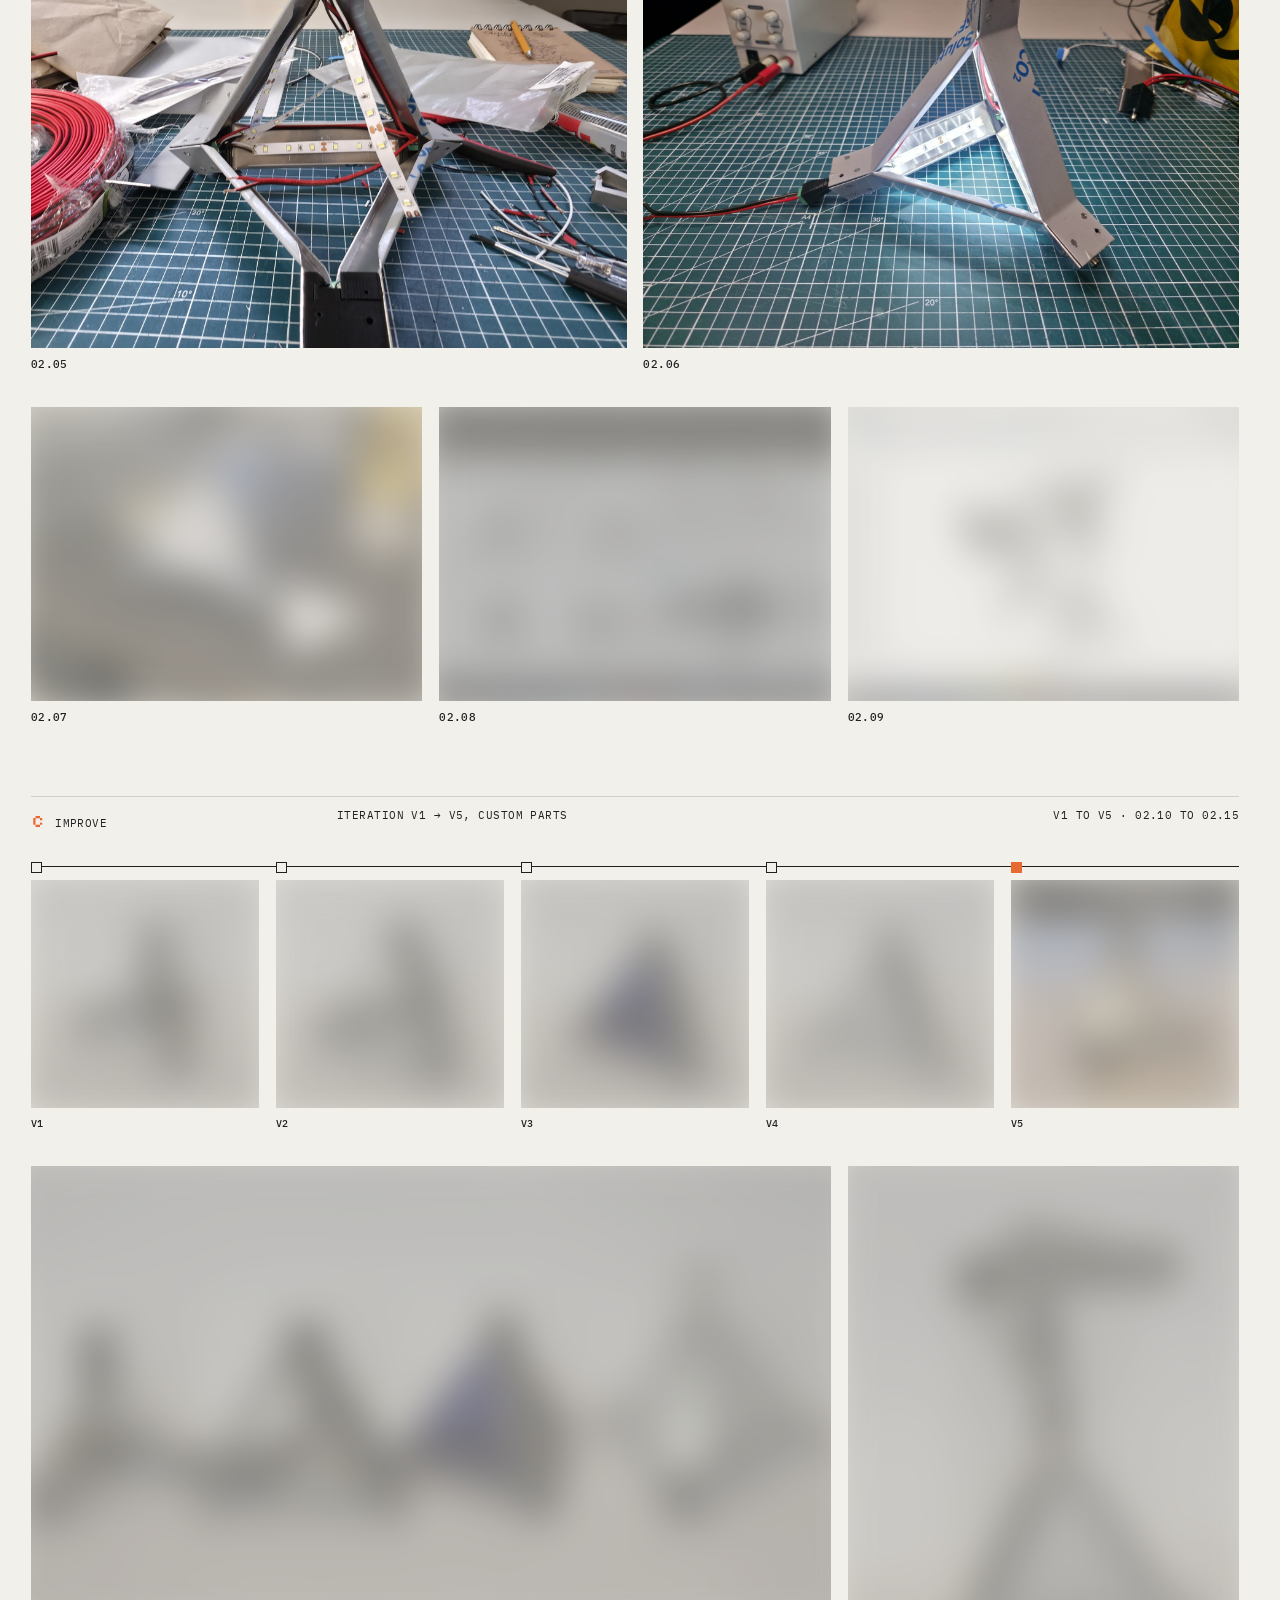
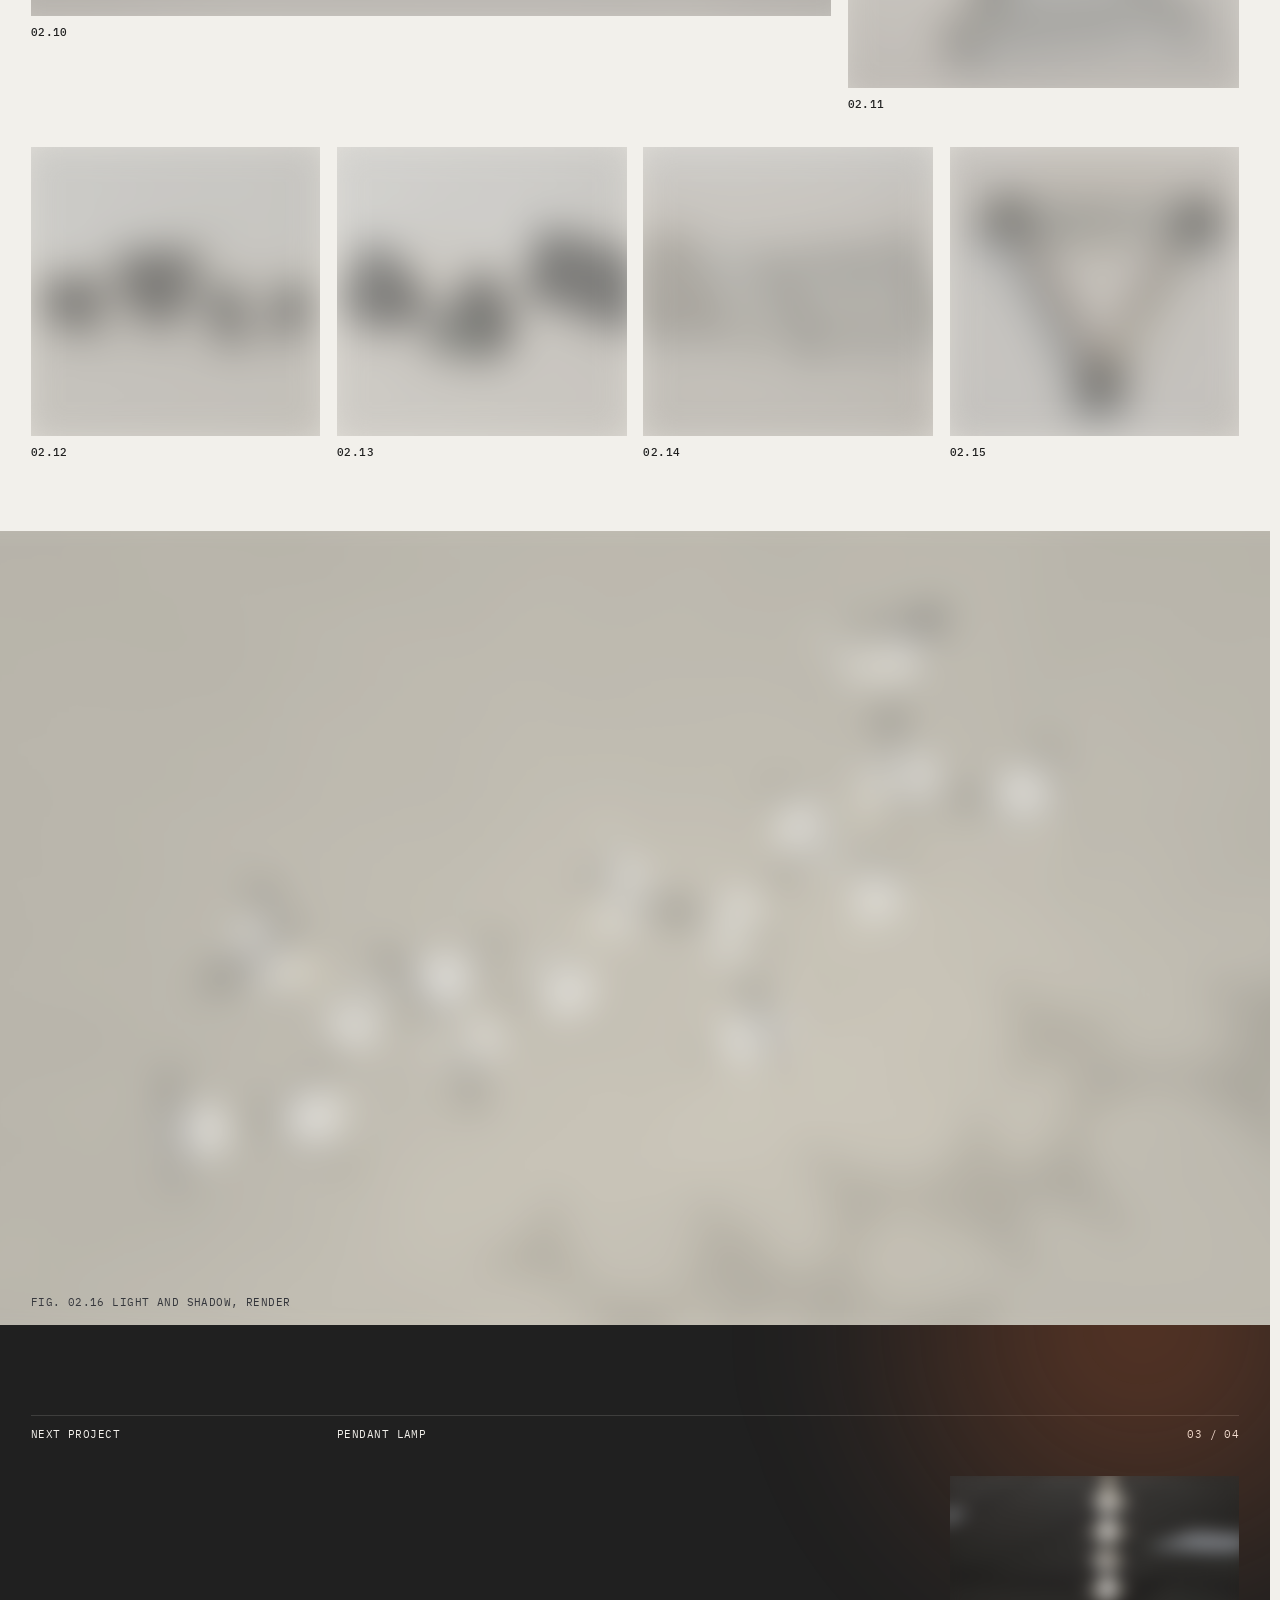
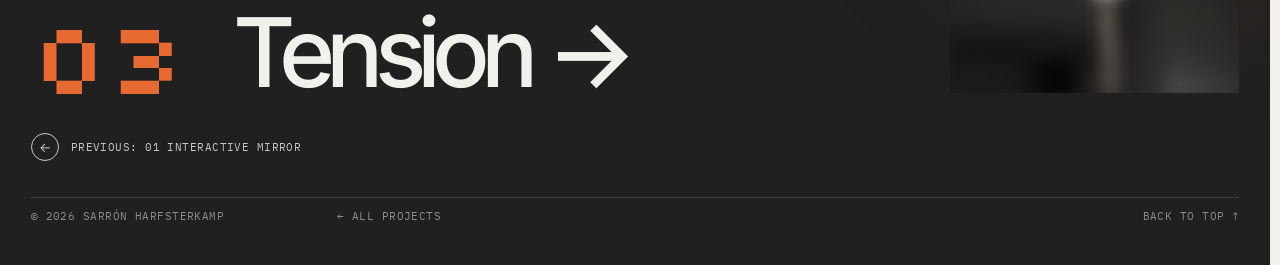
<file: light-block.html>
<!doctype html>
<html lang="en">
<head>
  <meta charset="utf-8">
  <meta name="viewport" content="width=device-width, initial-scale=1, viewport-fit=cover">
  <title>Light Block | Sarrón Harfsterkamp</title>
  <meta name="description" content="Light Block by Sarrón Harfsterkamp: a modular lighting system where one simple shape creates complex forms. One module as a product, a hundred as an interactive lighting sculpture. October 2025.">
  <meta name="author" content="Sarrón Harfsterkamp">
  <meta name="robots" content="index, follow, max-image-preview:large">
  <meta name="theme-color" content="#F2F0EB">
  <link rel="canonical" href="https://sarronharfsterkamp.com/light-block">
  <meta property="og:type" content="article">
  <meta property="og:site_name" content="Sarrón Harfsterkamp">
  <meta property="og:title" content="Light Block | Sarrón Harfsterkamp">
  <meta property="og:description" content="Light Block by Sarrón Harfsterkamp: a modular lighting system where one simple shape creates complex forms. One module as a product, a hundred as an interactive lighting sculpture. October 2025.">
  <meta property="og:url" content="https://sarronharfsterkamp.com/light-block">
  <meta property="og:image" content="https://sarronharfsterkamp.com/img/20251029-130600.jpg">
  <meta property="og:locale" content="en_GB">
  <meta name="twitter:card" content="summary_large_image">
  <meta name="twitter:title" content="Light Block | Sarrón Harfsterkamp">
  <meta name="twitter:description" content="Light Block by Sarrón Harfsterkamp: a modular lighting system where one simple shape creates complex forms. One module as a product, a hundred as an interactive lighting sculpture. October 2025.">
  <meta name="twitter:image" content="https://sarronharfsterkamp.com/img/20251029-130600.jpg">
  <script type="application/ld+json">{"@context": "https://schema.org", "@graph": [{"@type": "Person", "@id": "https://sarronharfsterkamp.com/#person", "name": "Sarrón Harfsterkamp", "alternateName": ["Sarron Harfsterkamp"], "jobTitle": "Experimental modular product designer", "url": "https://sarronharfsterkamp.com/", "image": "https://sarronharfsterkamp.com/img/portrait.jpg", "sameAs": ["https://www.instagram.com/sarron.harfsterkamp/"], "address": {"@type": "PostalAddress", "addressLocality": "Eindhoven", "addressCountry": "NL"}, "knowsAbout": ["Product design", "Modular design", "Lighting design", "Material research", "Metal work", "Electronics"]}, {"@type": "CreativeWork", "name": "Light Block", "url": "https://sarronharfsterkamp.com/light-block", "description": "Light Block by Sarrón Harfsterkamp: a modular lighting system where one simple shape creates complex forms. One module as a product, a hundred as an interactive lighting sculpture. October 2025.", "image": "https://sarronharfsterkamp.com/img/20251029-130600.jpg", "creator": {"@id": "https://sarronharfsterkamp.com/#person"}, "inLanguage": "en", "dateCreated": "2025-10"}]}</script>
  <link rel="preconnect" href="https://fonts.googleapis.com">
  <link rel="preconnect" href="https://fonts.gstatic.com" crossorigin>
  <link href="https://fonts.googleapis.com/css2?family=IBM+Plex+Mono:wght@400;500&family=Inter:wght@400;500&family=Inter+Tight:wght@500;600&family=Silkscreen&display=swap" rel="stylesheet">
  <link rel="icon" type="image/svg+xml" href="favicon.svg">
  <link rel="stylesheet" href="style.css">
</head>
<body>

<div class="grain" aria-hidden="true"></div>
<div class="gridlines" aria-hidden="true"><div class="g12"><span></span><span></span><span></span><span></span><span></span><span></span><span></span><span></span><span></span><span></span><span></span><span></span></div></div>
<div class="cursor" aria-hidden="true"><span class="cursor__box"></span><span class="cursor__t">X 0000 · Y 00000</span></div>

<header class="bar">
  <a href="/" class="bar__logo" aria-label="Sarrón Harfsterkamp, home"><svg class="logo" viewBox="0 0 64 64" aria-hidden="true"><rect class="k" x="34.72" y="28.5" width="7.0" height="7.0" transform="rotate(0.0 38.22 32.0)"/><rect class="k" x="20.27" y="35.5" width="7.57" height="7.57" transform="rotate(137.5 24.05 39.28)"/><rect class="k" x="29.15" y="14.07" width="8.14" height="8.14" transform="rotate(275.0 33.22 18.14)"/><rect class="k" x="37.67" y="40.72" width="8.71" height="8.71" transform="rotate(412.5 42.02 45.07)"/><rect class="k" x="8.97" y="24.11" width="9.29" height="9.29" transform="rotate(550.0 13.62 28.75)"/><rect class="k" x="44.48" y="15.99" width="9.86" height="9.86" transform="rotate(687.5 49.41 20.92)"/><rect class="k" x="20.96" y="48.45" width="10.43" height="10.43" transform="rotate(825.0 26.18 53.67)"/><rect class="a" x="15.39" y="5.11" width="11.0" height="11.0" transform="rotate(962.6 20.89 10.61)"/></svg><span class="mono">Sarrón Harfsterkamp</span></a>
  <nav class="bar__nav mono">
    <a href="/#about">About</a>
    <a href="/#work">Contents</a>
    <a href="/interactive-mirror">01</a>
    <a href="/light-block" class="is-active">02</a>
    <a href="/tension">03</a>
    <a href="/wire-chair">04</a>
    <a href="/other">Other</a>
    <a href="/#contact">Contact</a>
  </nav>
  <span class="bar__page mono">Project 02 / 04</span>
  <span class="bar__prog" aria-hidden="true"></span>
</header>

<section class="p-hero" id="top">
  <div>
    <div class="rule mono"><span>02 Modular lighting</span><span>One module · a hundred modules</span><span>Oct 2025</span></div>
    <header class="p-head g12">
      <div class="p-num">02</div>
      <div class="p-title">
        <h1>Light<br>Block</h1>
        <p class="mono grey">One simple shape, complex forms through restriction</p>
      </div>
      <dl class="spec">
        <div><dt>Type</dt><dd>Modular lighting system</dd></div>
        <div><dt>Date</dt><dd>Oct 2025</dd></div>
      </dl>
    </header>
  </div>
  <figure class="p-hero__img fig" style="--pos:50% 55%">
    <div class="frame" style="height:100%"><img src="img/20251029-130600.jpg" alt="Lit triangular aluminium light module"></div>
    <figcaption class="mono">Fig. 02.00 Single module, lit</figcaption>
  </figure>
</section>

<main>
  <div class="p-text g12">
    <p class="p-lead"><em>One module</em> works as a product on its own. <em>A hundred</em> become an interactive lighting sculpture. One simple shape creates complex forms through restrictions.</p>
    <div class="p-toggle"><button class="more-btn mono" aria-expanded="false" aria-controls="m-p02"><span class="pm">+</span><span class="lbl" data-less="Close">Specs &amp; notes</span></button></div>
    <div class="more p-more" id="m-p02"><div><div class="p-more__in">
      <dl class="spec">
        <div><dt>Material</dt><dd>Bent aluminium, acrylic diffuser, 3D printed connectors</dd></div>
        <div><dt>Tech</dt><dd>LED, low voltage electronics</dd></div>
        <div><dt>Scale</dt><dd>1 → 100 modules</dd></div>
      </dl>
      <div class="p-note">
        <span class="mono">For me</span>
        <p>My first electronics project. Working with different materials together and designing custom parts to make something unique and difficult to recreate.</p>
      </div>
      <ul class="pairs mono">
        <li>Module <i>↔</i> System</li>
        <li>Product <i>↔</i> Sculpture</li>
        <li>Rule <i>↔</i> Form</li>
        <li>Metal <i>↔</i> Light</li>
      </ul>
    </div></div></div>
  </div>

  <div class="rule mono"><span>Scale study</span><span>Same module, different count</span><span>2 renders · 1 AI visual</span></div>
  <div class="scale g12" id="scale">
    <div class="scale__tabs" role="tablist">
      <button role="tab" aria-selected="true" data-i="0"><span>Module, render</span><span class="pix">×1</span></button>
      <button role="tab" aria-selected="false" data-i="1"><span>Cluster, render</span><span class="pix">×16</span></button>
      <button role="tab" aria-selected="false" data-i="2"><span>In space, AI visual</span><span class="pix">×16</span></button>
    </div>
    <div class="scale__view">
      <img class="on" src="img/lamp-visual-03-1.jpg" alt="Render: one module">
      <img loading="lazy" src="img/lamp-visual-01-1.jpg" alt="Render: cluster of 16 modules">
      <img loading="lazy" src="img/chatgpt-image-oct-29-2025-02-38-49-pm.jpg" alt="AI generated visual based on a render: 16 modules above a dining table">
      <span class="mono" id="scaleLabel">Fig. 02.R1 Render · ×1 module</span>
    </div>
  </div>

  <div class="rule mono stage"><span><span class="pix">A</span>Explore</span><span>Material studies: what does a strip of metal want?</span><span>02.01 · S.01 to S.12</span></div>
  <div class="g12 samples">
    <figure class="fig fill" style="--c:1/7;--row:span 2"><div class="frame"><img loading="lazy" src="img/20251029-131457.jpg" alt="Light Block: All samples"></div><figcaption><b>02.01</b> All samples</figcaption></figure>
    <figure class="fig sm" style="--c:7/9;--ar:1/1"><div class="frame"><img loading="lazy" src="img/20251029-130847.jpg" alt="Light Block: Bloom"></div><figcaption><b>S.01</b> Bloom</figcaption></figure>
    <figure class="fig sm" style="--c:9/11;--ar:1/1"><div class="frame"><img loading="lazy" src="img/20251029-130948.jpg" alt="Light Block: Twist"></div><figcaption><b>S.02</b> Twist</figcaption></figure>
    <figure class="fig sm" style="--c:11/-1;--ar:1/1"><div class="frame"><img loading="lazy" src="img/20251029-131042.jpg" alt="Light Block: Raster"></div><figcaption><b>S.03</b> Raster</figcaption></figure>
    <figure class="fig sm" style="--c:7/9;--ar:1/1"><div class="frame"><img loading="lazy" src="img/20251029-131106.jpg" alt="Light Block: Click module"></div><figcaption><b>S.04</b> Click module</figcaption></figure>
    <figure class="fig sm" style="--c:9/11;--ar:1/1"><div class="frame"><img loading="lazy" src="img/20251029-131131.jpg" alt="Light Block: Mesh"></div><figcaption><b>S.05</b> Mesh</figcaption></figure>
    <figure class="fig sm" style="--c:11/-1;--ar:1/1"><div class="frame"><img loading="lazy" src="img/20251029-131154.jpg" alt="Light Block: Opening"></div><figcaption><b>S.06</b> Opening</figcaption></figure>
    <figure class="fig sm" style="--c:1/3;--ar:1/1"><div class="frame"><img loading="lazy" src="img/20251029-131223.jpg" alt="Light Block: Spike"></div><figcaption><b>S.07</b> Spike</figcaption></figure>
    <figure class="fig sm" style="--c:3/5;--ar:1/1"><div class="frame"><img loading="lazy" src="img/20251029-131701.jpg" alt="Light Block: Second generation models"></div><figcaption><b>S.08</b> Second generation models</figcaption></figure>
    <figure class="fig sm" style="--c:5/7;--ar:1/1"><div class="frame"><img loading="lazy" src="img/20251029-131737.jpg" alt="Light Block: Arc"></div><figcaption><b>S.09</b> Arc</figcaption></figure>
    <figure class="fig sm" style="--c:7/9;--ar:1/1"><div class="frame"><img loading="lazy" src="img/20251029-131800.jpg" alt="Light Block: Bend"></div><figcaption><b>S.10</b> Bend</figcaption></figure>
    <figure class="fig sm" style="--c:9/11;--ar:1/1"><div class="frame"><img loading="lazy" src="img/20251029-131818.jpg" alt="Light Block: Shell"></div><figcaption><b>S.11</b> Shell</figcaption></figure>
    <figure class="fig sm" style="--c:11/-1;--ar:1/1"><div class="frame"><img loading="lazy" src="img/s12-reference.jpg" style="object-position:50% 3%" alt="Reference image found online"></div><figcaption><b>S.12</b> Reference, found online, not own work</figcaption></figure>
  </div>

  <div class="rule mono stage"><span><span class="pix">B</span>Discover</span><span>Bending, light, wiring</span><span>02.02 to 02.09</span></div>
  <div class="g12">
    <figure class="fig" style="--c:1/5;--ar:4/3"><div class="frame"><img loading="lazy" src="img/20251014-123157-r.jpg" alt="Light Block: LED test"></div><figcaption><b>02.02</b> LED test</figcaption></figure>
    <figure class="fig" style="--c:5/9;--ar:4/3"><div class="frame"><img loading="lazy" src="img/20251015-121914-r.jpg" alt="Light Block: Bent profiles"></div><figcaption><b>02.03</b> Bent profiles</figcaption></figure>
    <figure class="fig" style="--c:9/-1;--ar:4/3"><div class="frame"><img loading="lazy" src="img/20251015-125034-r.jpg" alt="Light Block: Corner joint"></div><figcaption><b>02.04</b> Corner joint</figcaption></figure>
    <figure class="fig" style="--c:1/7;--ar:4/3"><div class="frame"><img loading="lazy" src="img/20251015-145311.jpg" alt="Light Block: Wiring the frame"></div><figcaption><b>02.05</b> Wiring the frame</figcaption></figure>
    <figure class="fig" style="--c:7/-1;--ar:4/3"><div class="frame"><img loading="lazy" src="img/20251015-154537.jpg" alt="Light Block: First light"></div><figcaption><b>02.06</b> First light</figcaption></figure>
    <figure class="fig" style="--c:1/5;--ar:4/3"><div class="frame"><img loading="lazy" src="img/20251015-170831.jpg" alt="Light Block: Unwrapping"></div><figcaption><b>02.07</b> Unwrapping</figcaption></figure>
    <figure class="fig" style="--c:5/9;--ar:4/3"><div class="frame"><img loading="lazy" src="img/schermafbeelding-2025-10-30-083958.jpg" alt="Light Block: CAD modeling"></div><figcaption><b>02.08</b> CAD modeling</figcaption></figure>
    <figure class="fig" style="--c:9/-1;--ar:4/3"><div class="frame"><img loading="lazy" src="img/schermafbeelding-2025-10-30-091722.jpg" alt="Light Block: CAD modeling"></div><figcaption><b>02.09</b> CAD modeling</figcaption></figure>
  </div>

  <div class="rule mono stage"><span><span class="pix">C</span>Improve</span><span>Iteration V1 → V5, custom parts</span><span>V1 to V5 · 02.10 to 02.15</span></div>
  <div class="g12">
    <div class="evo" style="--c:1/-1;margin-top:20px">
      <figure class="fig sm"><div class="frame"><img loading="lazy" style="--ar:1/1" src="img/20251029-130012.jpg" alt="Light Block: Sample"></div><figcaption><b>V1</b> Sample</figcaption></figure>
      <figure class="fig sm"><div class="frame"><img loading="lazy" style="--ar:1/1" src="img/20251029-130040.jpg" alt="Light Block: Production improvement"></div><figcaption><b>V2</b> Production improvement</figcaption></figure>
      <figure class="fig sm"><div class="frame"><img loading="lazy" style="--ar:1/1" src="img/20251029-130100.jpg" alt="Light Block: Acrylic fit"></div><figcaption><b>V3</b> Acrylic fit</figcaption></figure>
      <figure class="fig sm"><div class="frame"><img loading="lazy" style="--ar:1/1" src="img/20251029-130125.jpg" alt="Light Block: Aluminium frame + electronics"></div><figcaption><b>V4</b> Aluminium frame + electronics</figcaption></figure>
      <figure class="fig sm"><div class="frame"><img loading="lazy" style="--ar:1/1" src="img/20251015-174404.jpg" alt="Light Block: Final"></div><figcaption><b>V5</b> Final</figcaption></figure>
    </div>
    <figure class="fig" style="--c:1/9;--ar:16/9"><div class="frame"><img loading="lazy" src="img/20251029-130328.jpg" alt="Light Block: Iterations side by side"></div><figcaption><b>02.10</b> Iterations side by side</figcaption></figure>
    <figure class="fig" style="--c:9/-1;--ar:3/4"><div class="frame"><img loading="lazy" src="img/20251029-130221-0.jpg" alt="Light Block: Stacked, tip to tip"></div><figcaption><b>02.11</b> Stacked, tip to tip</figcaption></figure>
    <figure class="fig" style="--c:1/4;--ar:1/1"><div class="frame"><img loading="lazy" src="img/20251029-133736.jpg" alt="Light Block: Connectors"></div><figcaption><b>02.12</b> Connectors</figcaption></figure>
    <figure class="fig" style="--c:4/7;--ar:1/1"><div class="frame"><img loading="lazy" src="img/20251029-133758.jpg" alt="Light Block: Connectors"></div><figcaption><b>02.13</b> Connectors</figcaption></figure>
    <figure class="fig" style="--c:7/10;--ar:1/1"><div class="frame"><img loading="lazy" src="img/20251029-133242.jpg" alt="Light Block: Iteration frame"></div><figcaption><b>02.14</b> Iteration frame</figcaption></figure>
    <figure class="fig" style="--c:10/-1;--ar:1/1"><div class="frame"><img loading="lazy" src="img/20251029-142445.jpg" alt="Light Block: Frame + LED"></div><figcaption><b>02.15</b> Frame + LED</figcaption></figure>
  </div>

  <figure class="bleed fig">
    <div class="frame"><img loading="lazy" src="img/render03.jpg" alt="Render of modules with shadows on ceiling"></div>
    <figcaption class="mono">Fig. 02.16 Light and shadow, render</figcaption>
  </figure>
</main>

<section class="next dark">
  <div class="rule mono"><span>Next project</span><span>Pendant lamp</span><span>03 / 04</span></div>
  <a class="next__link" href="/tension"><span class="pix">03</span><b>Tension →</b><span class="thumb"><img loading="lazy" src="img/20260608-234947.jpg" alt=""></span></a>
  <a class="prev" href="/interactive-mirror"><span class="prev__a" aria-hidden="true">←</span><span class="mono">Previous: 01 Interactive Mirror</span></a>
  <div class="foot">
    <div class="rule mono"><span>© 2026 Sarrón Harfsterkamp</span><span><a href="/#work">← All projects</a></span><span><a href="#top">Back to top ↑</a></span></div>
  </div>
</section>

<div class="lb" id="lb"><img alt=""><p class="mono"><span id="lbCap"></span><span>Esc / click to close</span></p></div>

<script src="main.js"></script>
</body>
</html>
</file>
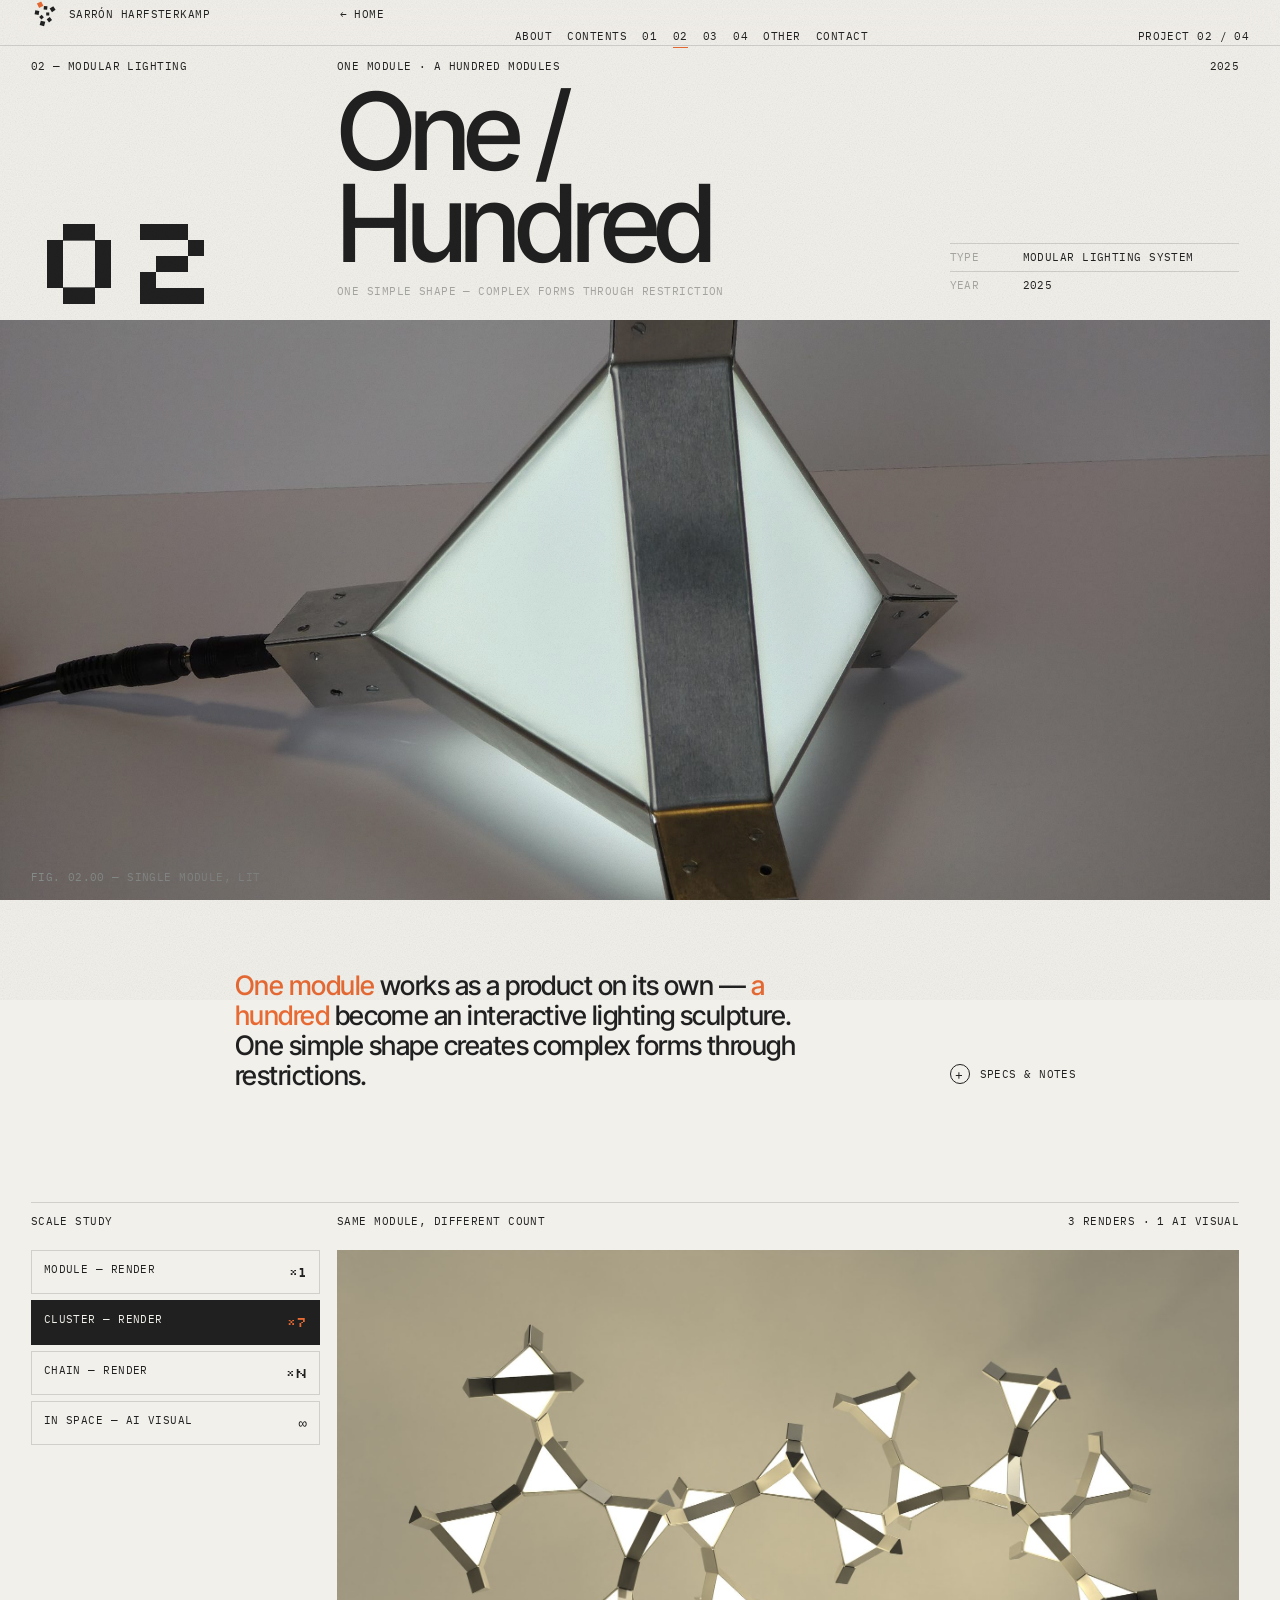
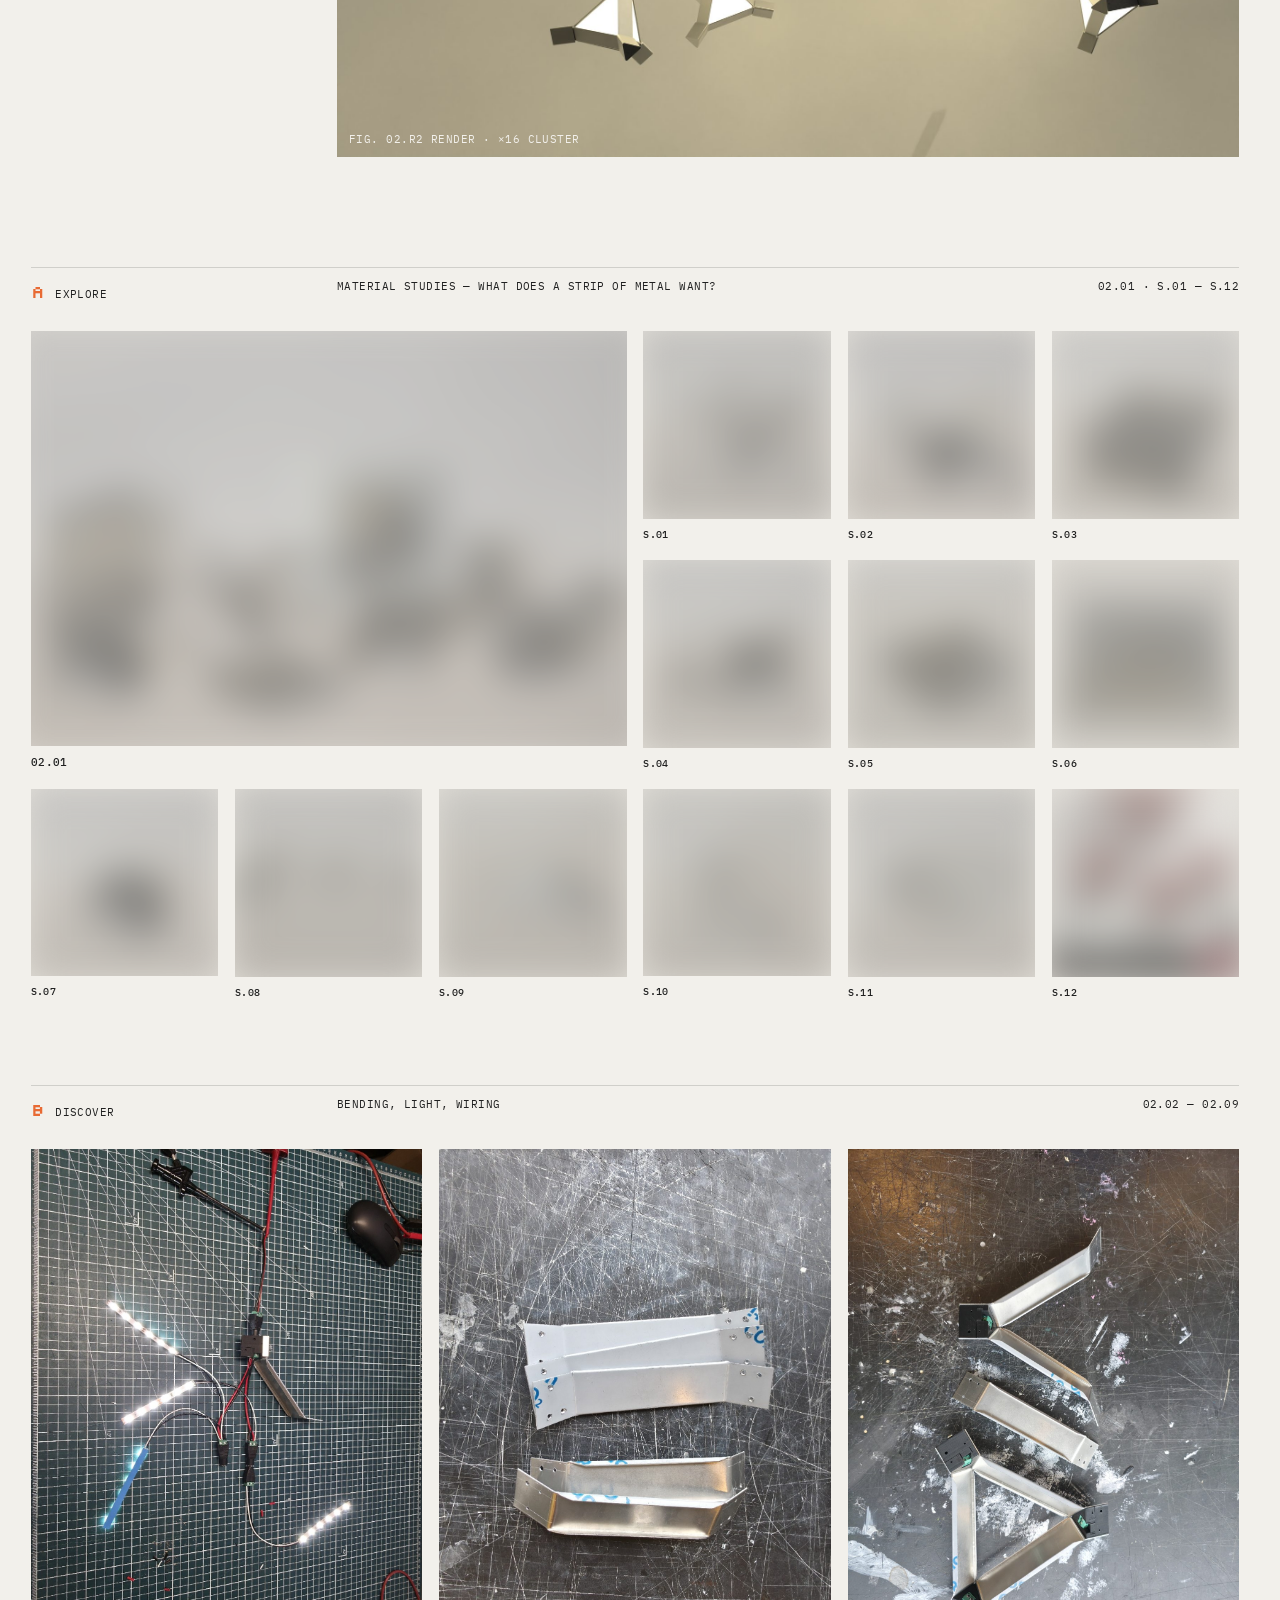
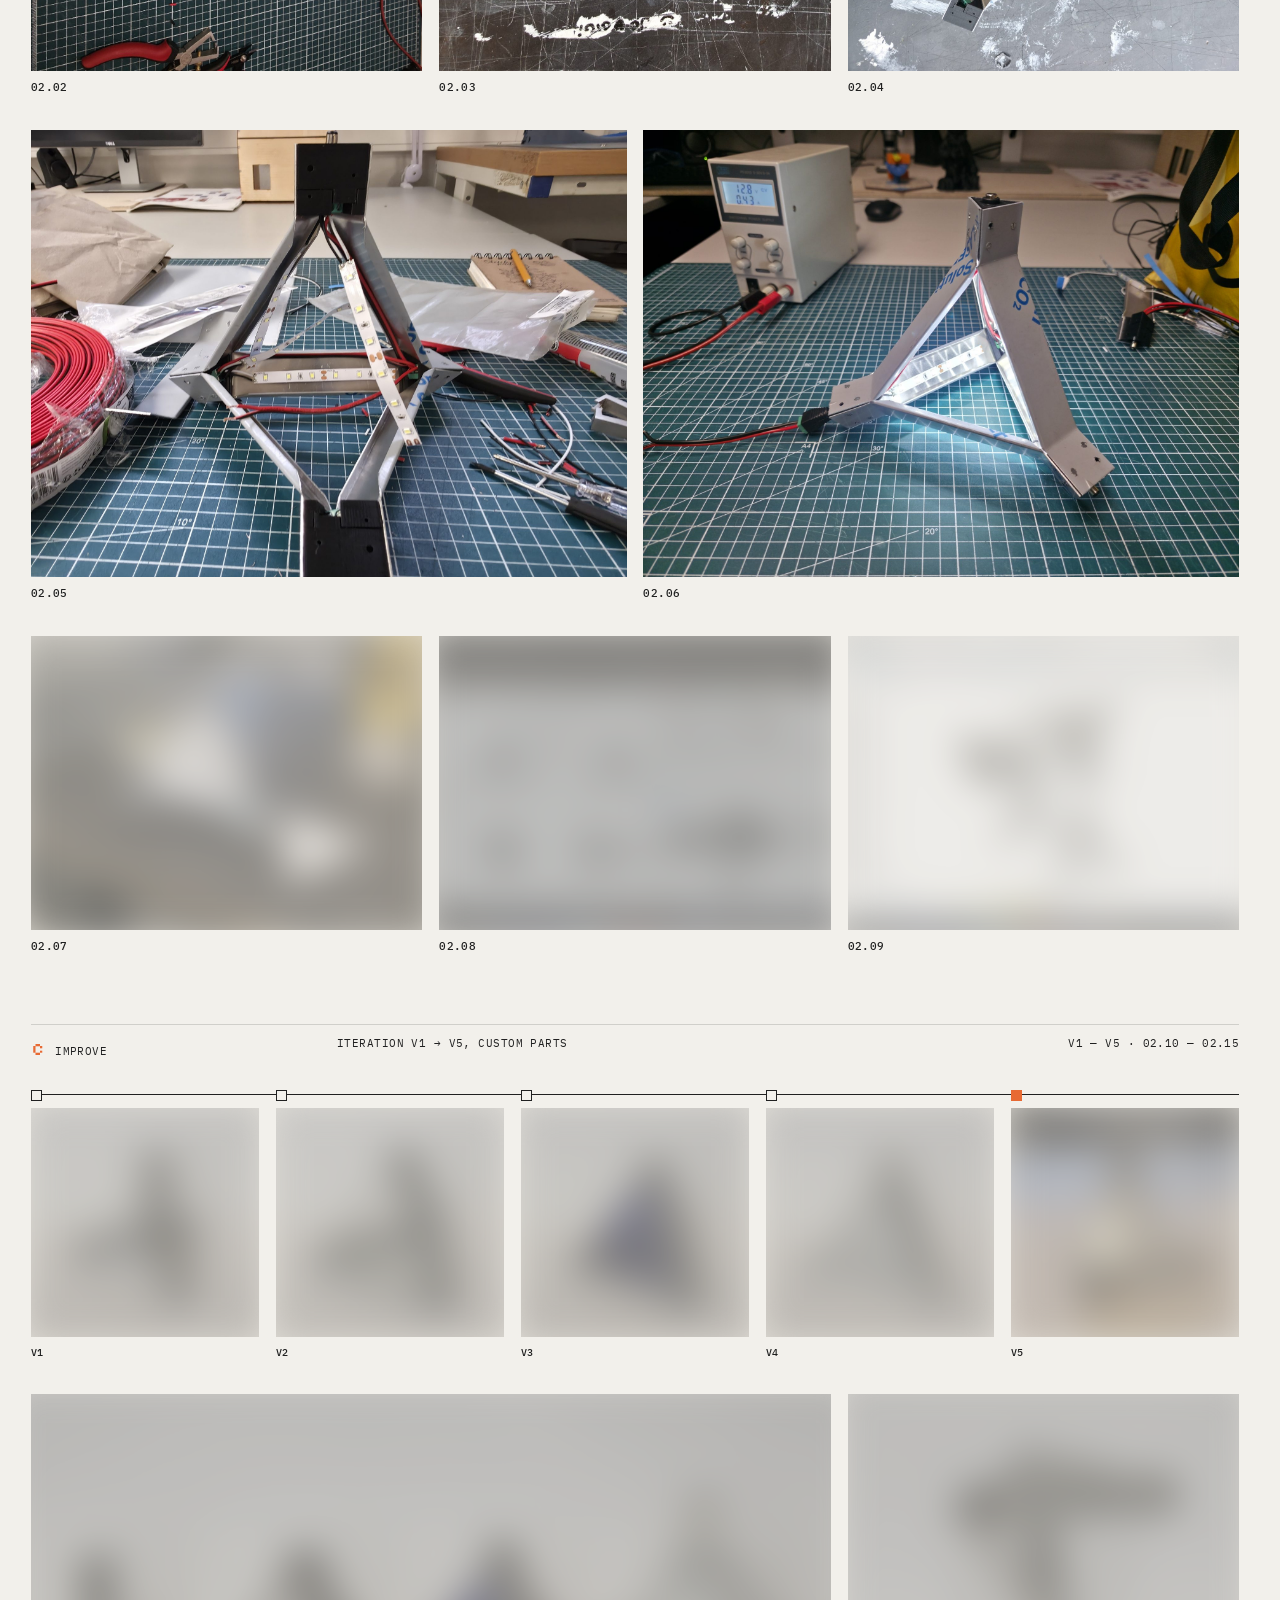
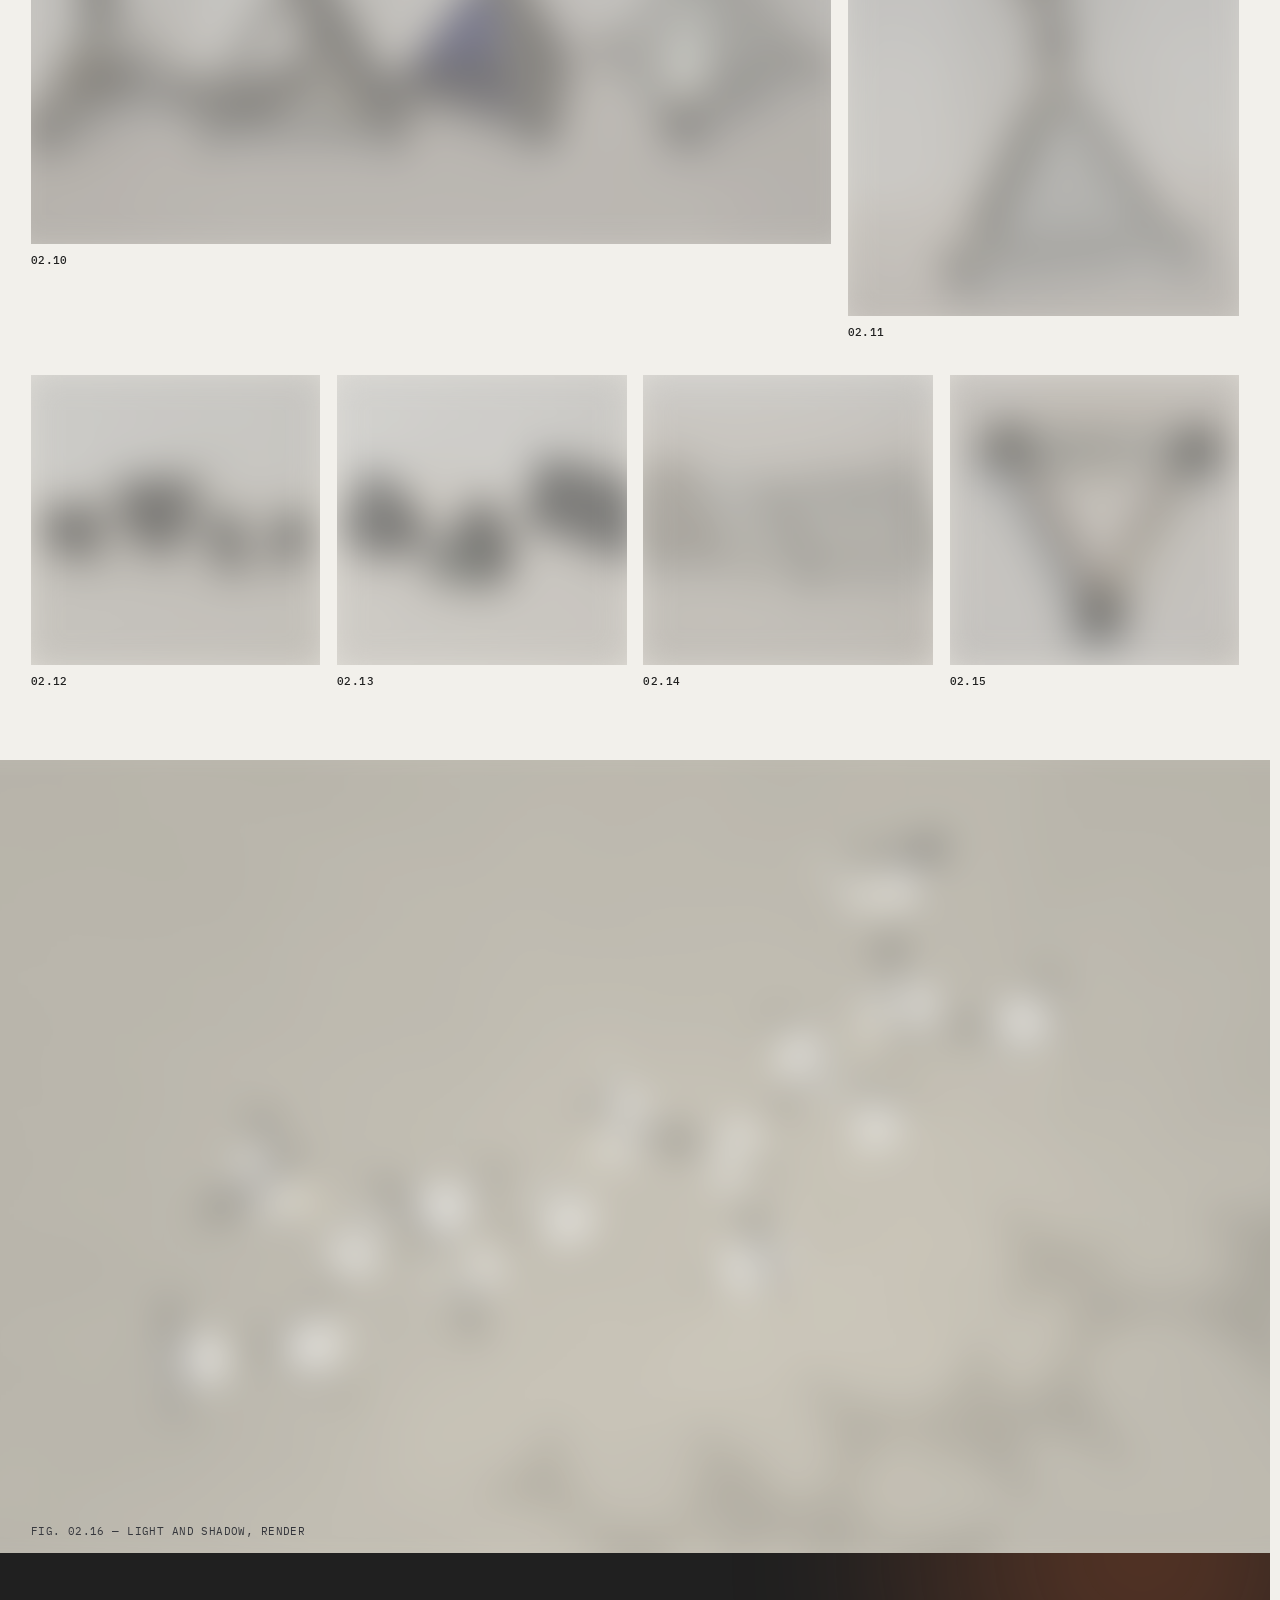
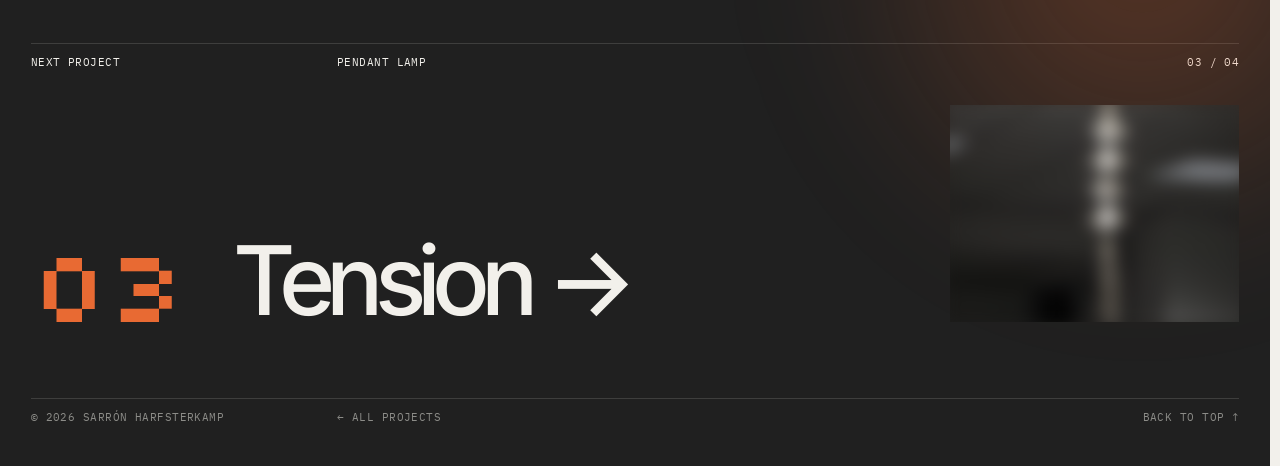
<file: one-hundred.html>
<!doctype html>
<html lang="en">
<head>
  <meta charset="utf-8">
  <meta name="viewport" content="width=device-width, initial-scale=1, viewport-fit=cover">
  <title>02 One / Hundred — Sarrón Harfsterkamp</title>
  <meta name="description" content="One / Hundred — a modular lighting system by Sarrón Harfsterkamp. One simple shape, complex forms through restriction.">
  <link rel="preconnect" href="https://fonts.googleapis.com">
  <link rel="preconnect" href="https://fonts.gstatic.com" crossorigin>
  <link href="https://fonts.googleapis.com/css2?family=IBM+Plex+Mono:wght@400;500&family=Inter:wght@400;500&family=Inter+Tight:wght@500;600&family=Silkscreen&display=swap" rel="stylesheet">
  <link rel="icon" type="image/svg+xml" href="favicon.svg">
  <link rel="stylesheet" href="style.css">
</head>
<body class="has-home">

<div class="grain" aria-hidden="true"></div>
<div class="gridlines" aria-hidden="true"><div class="g12"><span></span><span></span><span></span><span></span><span></span><span></span><span></span><span></span><span></span><span></span><span></span><span></span></div></div>
<div class="cursor" aria-hidden="true"><span class="cursor__box"></span><span class="cursor__t">X 0000 · Y 00000</span></div>

<header class="bar">
  <a href="index.html" class="bar__logo" aria-label="Sarrón Harfsterkamp — home"><svg class="logo" viewBox="0 0 64 64" aria-hidden="true"><rect class="k" x="34.72" y="28.5" width="7.0" height="7.0" transform="rotate(0.0 38.22 32.0)"/><rect class="k" x="20.27" y="35.5" width="7.57" height="7.57" transform="rotate(137.5 24.05 39.28)"/><rect class="k" x="29.15" y="14.07" width="8.14" height="8.14" transform="rotate(275.0 33.22 18.14)"/><rect class="k" x="37.67" y="40.72" width="8.71" height="8.71" transform="rotate(412.5 42.02 45.07)"/><rect class="k" x="8.97" y="24.11" width="9.29" height="9.29" transform="rotate(550.0 13.62 28.75)"/><rect class="k" x="44.48" y="15.99" width="9.86" height="9.86" transform="rotate(687.5 49.41 20.92)"/><rect class="k" x="20.96" y="48.45" width="10.43" height="10.43" transform="rotate(825.0 26.18 53.67)"/><rect class="a" x="15.39" y="5.11" width="11.0" height="11.0" transform="rotate(962.6 20.89 10.61)"/></svg><span class="mono">Sarrón Harfsterkamp</span></a>
  <a href="index.html" class="bar__home mono">← Home</a>
  <nav class="bar__nav mono">
    <a href="index.html#about">About</a>
    <a href="index.html#work">Contents</a>
    <a href="flux-solid.html">01</a>
    <a href="one-hundred.html" class="is-active">02</a>
    <a href="tension.html">03</a>
    <a href="contour.html">04</a>
    <a href="other.html">Other</a>
    <a href="index.html#contact">Contact</a>
  </nav>
  <span class="bar__page mono">Project 02 / 04</span>
  <span class="bar__prog" aria-hidden="true"></span>
</header>

<section class="p-hero" id="top">
  <div>
    <div class="rule mono"><span>02 — Modular lighting</span><span>One module · a hundred modules</span><span>2025</span></div>
    <header class="p-head g12">
      <div class="p-num">02</div>
      <div class="p-title">
        <h1>One /<br>Hundred</h1>
        <p class="mono grey">One simple shape — complex forms through restriction</p>
      </div>
      <dl class="spec">
        <div><dt>Type</dt><dd>Modular lighting system</dd></div>
        <div><dt>Year</dt><dd>2025</dd></div>
      </dl>
    </header>
  </div>
  <figure class="p-hero__img fig" style="--pos:50% 55%">
    <div class="frame" style="height:100%"><img src="img/20251029-130600.jpg" alt="Lit triangular aluminium light module"></div>
    <figcaption class="mono">Fig. 02.00 — Single module, lit</figcaption>
  </figure>
</section>

<main>
  <div class="p-text g12">
    <p class="p-lead"><em>One module</em> works as a product on its own — <em>a hundred</em> become an interactive lighting sculpture. One simple shape creates complex forms through restrictions.</p>
    <div class="p-toggle"><button class="more-btn mono" aria-expanded="false" aria-controls="m-p02"><span class="pm">+</span><span class="lbl" data-less="Close">Specs &amp; notes</span></button></div>
    <div class="more p-more" id="m-p02"><div><div class="p-more__in">
      <dl class="spec">
        <div><dt>Material</dt><dd>Bent aluminium, acrylic diffuser, 3D-printed connectors</dd></div>
        <div><dt>Tech</dt><dd>LED, low-voltage electronics</dd></div>
        <div><dt>Scale</dt><dd>1 → 100 modules</dd></div>
      </dl>
      <div class="p-note">
        <span class="mono">For me —</span>
        <p>My first electronics project. Working with different materials together and designing custom parts to make something unique and difficult to recreate.</p>
      </div>
      <ul class="pairs mono">
        <li>Module <i>↔</i> System</li>
        <li>Product <i>↔</i> Sculpture</li>
        <li>Rule <i>↔</i> Form</li>
        <li>Metal <i>↔</i> Light</li>
      </ul>
    </div></div></div>
  </div>

  <div class="rule mono"><span>Scale study</span><span>Same module, different count</span><span>3 renders · 1 AI visual</span></div>
  <div class="scale g12" id="scale">
    <div class="scale__tabs" role="tablist">
      <button role="tab" aria-selected="true" data-i="0"><span>Module — render</span><span class="pix">×1</span></button>
      <button role="tab" aria-selected="false" data-i="1"><span>Cluster — render</span><span class="pix">×7</span></button>
      <button role="tab" aria-selected="false" data-i="2"><span>Chain — render</span><span class="pix">×n</span></button>
      <button role="tab" aria-selected="false" data-i="3"><span>In space — AI visual</span><span class="pix">∞</span></button>
    </div>
    <div class="scale__view">
      <img class="on" src="img/lamp-visual-03-1.jpg" alt="Render: one module">
      <img loading="lazy" src="img/lamp-visual-01-1.jpg" alt="Render: cluster of modules">
      <img loading="lazy" src="img/render02.jpg" alt="Render: chain of modules with shadows">
      <img loading="lazy" src="img/chatgpt-image-oct-29-2025-02-38-49-pm.jpg" alt="AI-generated visual based on a render: modules above a dining table">
      <span class="mono" id="scaleLabel">Fig. 02.R1 — Render · ×1 module</span>
    </div>
  </div>

  <div class="rule mono stage"><span><span class="pix">A</span>Explore</span><span>Material studies — what does a strip of metal want?</span><span>02.01 · S.01 — S.12</span></div>
  <div class="g12 samples">
    <figure class="fig fill" style="--c:1/7;--row:span 2"><div class="frame"><img loading="lazy" src="img/20251029-131457.jpg" alt=""></div><figcaption><b>02.01</b> All samples</figcaption></figure>
    <figure class="fig sm" style="--c:7/9;--ar:1/1"><div class="frame"><img loading="lazy" src="img/20251029-130847.jpg" alt=""></div><figcaption><b>S.01</b> Fan</figcaption></figure>
    <figure class="fig sm" style="--c:9/11;--ar:1/1"><div class="frame"><img loading="lazy" src="img/20251029-130948.jpg" alt=""></div><figcaption><b>S.02</b> Twist</figcaption></figure>
    <figure class="fig sm" style="--c:11/-1;--ar:1/1"><div class="frame"><img loading="lazy" src="img/20251029-131042.jpg" alt=""></div><figcaption><b>S.03</b> Repeat</figcaption></figure>
    <figure class="fig sm" style="--c:7/9;--ar:1/1"><div class="frame"><img loading="lazy" src="img/20251029-131106.jpg" alt=""></div><figcaption><b>S.04</b> Fold</figcaption></figure>
    <figure class="fig sm" style="--c:9/11;--ar:1/1"><div class="frame"><img loading="lazy" src="img/20251029-131131.jpg" alt=""></div><figcaption><b>S.05</b> Facet</figcaption></figure>
    <figure class="fig sm" style="--c:11/-1;--ar:1/1"><div class="frame"><img loading="lazy" src="img/20251029-131154.jpg" alt=""></div><figcaption><b>S.06</b> Lattice</figcaption></figure>
    <figure class="fig sm" style="--c:1/3;--ar:1/1"><div class="frame"><img loading="lazy" src="img/20251029-131223.jpg" alt=""></div><figcaption><b>S.07</b> Star</figcaption></figure>
    <figure class="fig sm" style="--c:3/5;--ar:1/1"><div class="frame"><img loading="lazy" src="img/20251029-131701.jpg" alt=""></div><figcaption><b>S.08</b> Coil</figcaption></figure>
    <figure class="fig sm" style="--c:5/7;--ar:1/1"><div class="frame"><img loading="lazy" src="img/20251029-131737.jpg" alt=""></div><figcaption><b>S.09</b> Arc</figcaption></figure>
    <figure class="fig sm" style="--c:7/9;--ar:1/1"><div class="frame"><img loading="lazy" src="img/20251029-131800.jpg" alt=""></div><figcaption><b>S.10</b> Loop</figcaption></figure>
    <figure class="fig sm" style="--c:9/11;--ar:1/1"><div class="frame"><img loading="lazy" src="img/20251029-131818.jpg" alt=""></div><figcaption><b>S.11</b> Rings</figcaption></figure>
    <figure class="fig sm" style="--c:11/-1;--ar:1/1"><div class="frame"><img loading="lazy" src="img/screenshot-20251007-214749-pinterest.jpg" alt="Reference image found online"></div><figcaption><b>S.12</b> Reference — found online, not own work</figcaption></figure>
  </div>

  <div class="rule mono stage"><span><span class="pix">B</span>Discover</span><span>Bending, light, wiring</span><span>02.02 — 02.09</span></div>
  <div class="g12">
    <figure class="fig" style="--c:1/5;--ar:3/4"><div class="frame"><img loading="lazy" src="img/20251014-123157.jpg" alt=""></div><figcaption><b>02.02</b> LED test</figcaption></figure>
    <figure class="fig" style="--c:5/9;--ar:3/4"><div class="frame"><img loading="lazy" src="img/20251015-121914.jpg" alt=""></div><figcaption><b>02.03</b> Bent profiles</figcaption></figure>
    <figure class="fig" style="--c:9/-1;--ar:3/4"><div class="frame"><img loading="lazy" src="img/20251015-125034.jpg" alt=""></div><figcaption><b>02.04</b> Corner joint</figcaption></figure>
    <figure class="fig" style="--c:1/7;--ar:4/3"><div class="frame"><img loading="lazy" src="img/20251015-145311.jpg" alt=""></div><figcaption><b>02.05</b> Wiring the frame</figcaption></figure>
    <figure class="fig" style="--c:7/-1;--ar:4/3"><div class="frame"><img loading="lazy" src="img/20251015-154537.jpg" alt=""></div><figcaption><b>02.06</b> First light</figcaption></figure>
    <figure class="fig" style="--c:1/5;--ar:4/3"><div class="frame"><img loading="lazy" src="img/20251015-170831.jpg" alt=""></div><figcaption><b>02.07</b> Diffuser test</figcaption></figure>
    <figure class="fig" style="--c:5/9;--ar:4/3"><div class="frame"><img loading="lazy" src="img/schermafbeelding-2025-10-30-083958.jpg" alt=""></div><figcaption><b>02.08</b> Technical drawing</figcaption></figure>
    <figure class="fig" style="--c:9/-1;--ar:4/3"><div class="frame"><img loading="lazy" src="img/schermafbeelding-2025-10-30-091722.jpg" alt=""></div><figcaption><b>02.09</b> CAD — connector</figcaption></figure>
  </div>

  <div class="rule mono stage"><span><span class="pix">C</span>Improve</span><span>Iteration V1 → V5, custom parts</span><span>V1 — V5 · 02.10 — 02.15</span></div>
  <div class="g12">
    <div class="evo" style="--c:1/-1;margin-top:20px">
      <figure class="fig sm"><div class="frame"><img loading="lazy" style="--ar:1/1" src="img/20251029-130012.jpg" alt=""></div><figcaption><b>V1</b> Sample</figcaption></figure>
      <figure class="fig sm"><div class="frame"><img loading="lazy" style="--ar:1/1" src="img/20251029-130040.jpg" alt=""></div><figcaption><b>V2</b> Production improvement</figcaption></figure>
      <figure class="fig sm"><div class="frame"><img loading="lazy" style="--ar:1/1" src="img/20251029-130100.jpg" alt=""></div><figcaption><b>V3</b> Acrylic fit</figcaption></figure>
      <figure class="fig sm"><div class="frame"><img loading="lazy" style="--ar:1/1" src="img/20251029-130125.jpg" alt=""></div><figcaption><b>V4</b> Aluminium frame + electronics</figcaption></figure>
      <figure class="fig sm"><div class="frame"><img loading="lazy" style="--ar:1/1" src="img/20251015-174404.jpg" alt=""></div><figcaption><b>V5</b> Final</figcaption></figure>
    </div>
    <figure class="fig" style="--c:1/9;--ar:16/9"><div class="frame"><img loading="lazy" src="img/20251029-130328.jpg" alt=""></div><figcaption><b>02.10</b> Iterations side by side</figcaption></figure>
    <figure class="fig" style="--c:9/-1;--ar:3/4"><div class="frame"><img loading="lazy" src="img/20251029-130221-0.jpg" alt=""></div><figcaption><b>02.11</b> Stacked — tip to tip</figcaption></figure>
    <figure class="fig" style="--c:1/4;--ar:1/1"><div class="frame"><img loading="lazy" src="img/20251029-133736.jpg" alt=""></div><figcaption><b>02.12</b> Connectors</figcaption></figure>
    <figure class="fig" style="--c:4/7;--ar:1/1"><div class="frame"><img loading="lazy" src="img/20251029-133758.jpg" alt=""></div><figcaption><b>02.13</b> End caps</figcaption></figure>
    <figure class="fig" style="--c:7/10;--ar:1/1"><div class="frame"><img loading="lazy" src="img/20251029-133242.jpg" alt=""></div><figcaption><b>02.14</b> Cut strips</figcaption></figure>
    <figure class="fig" style="--c:10/-1;--ar:1/1"><div class="frame"><img loading="lazy" src="img/20251029-142445.jpg" alt=""></div><figcaption><b>02.15</b> Frame + LED</figcaption></figure>
  </div>

  <figure class="bleed fig">
    <div class="frame"><img loading="lazy" src="img/render03.jpg" alt="Render of modules with shadows on ceiling"></div>
    <figcaption class="mono">Fig. 02.16 — Light and shadow, render</figcaption>
  </figure>
</main>

<section class="next dark">
  <div class="rule mono"><span>Next project</span><span>Pendant lamp</span><span>03 / 04</span></div>
  <a class="next__link" href="tension.html"><span class="pix">03</span><b>Tension →</b><span class="thumb"><img loading="lazy" src="img/20260608-234947.jpg" alt=""></span></a>
  <div class="foot">
    <div class="rule mono"><span>© 2026 Sarrón Harfsterkamp</span><span><a href="index.html#work">← All projects</a></span><span><a href="#top">Back to top ↑</a></span></div>
  </div>
</section>

<div class="lb" id="lb"><img alt=""><p class="mono"><span id="lbCap"></span><span>Esc / click to close</span></p></div>

<script src="main.js"></script>
</body>
</html>
</file>
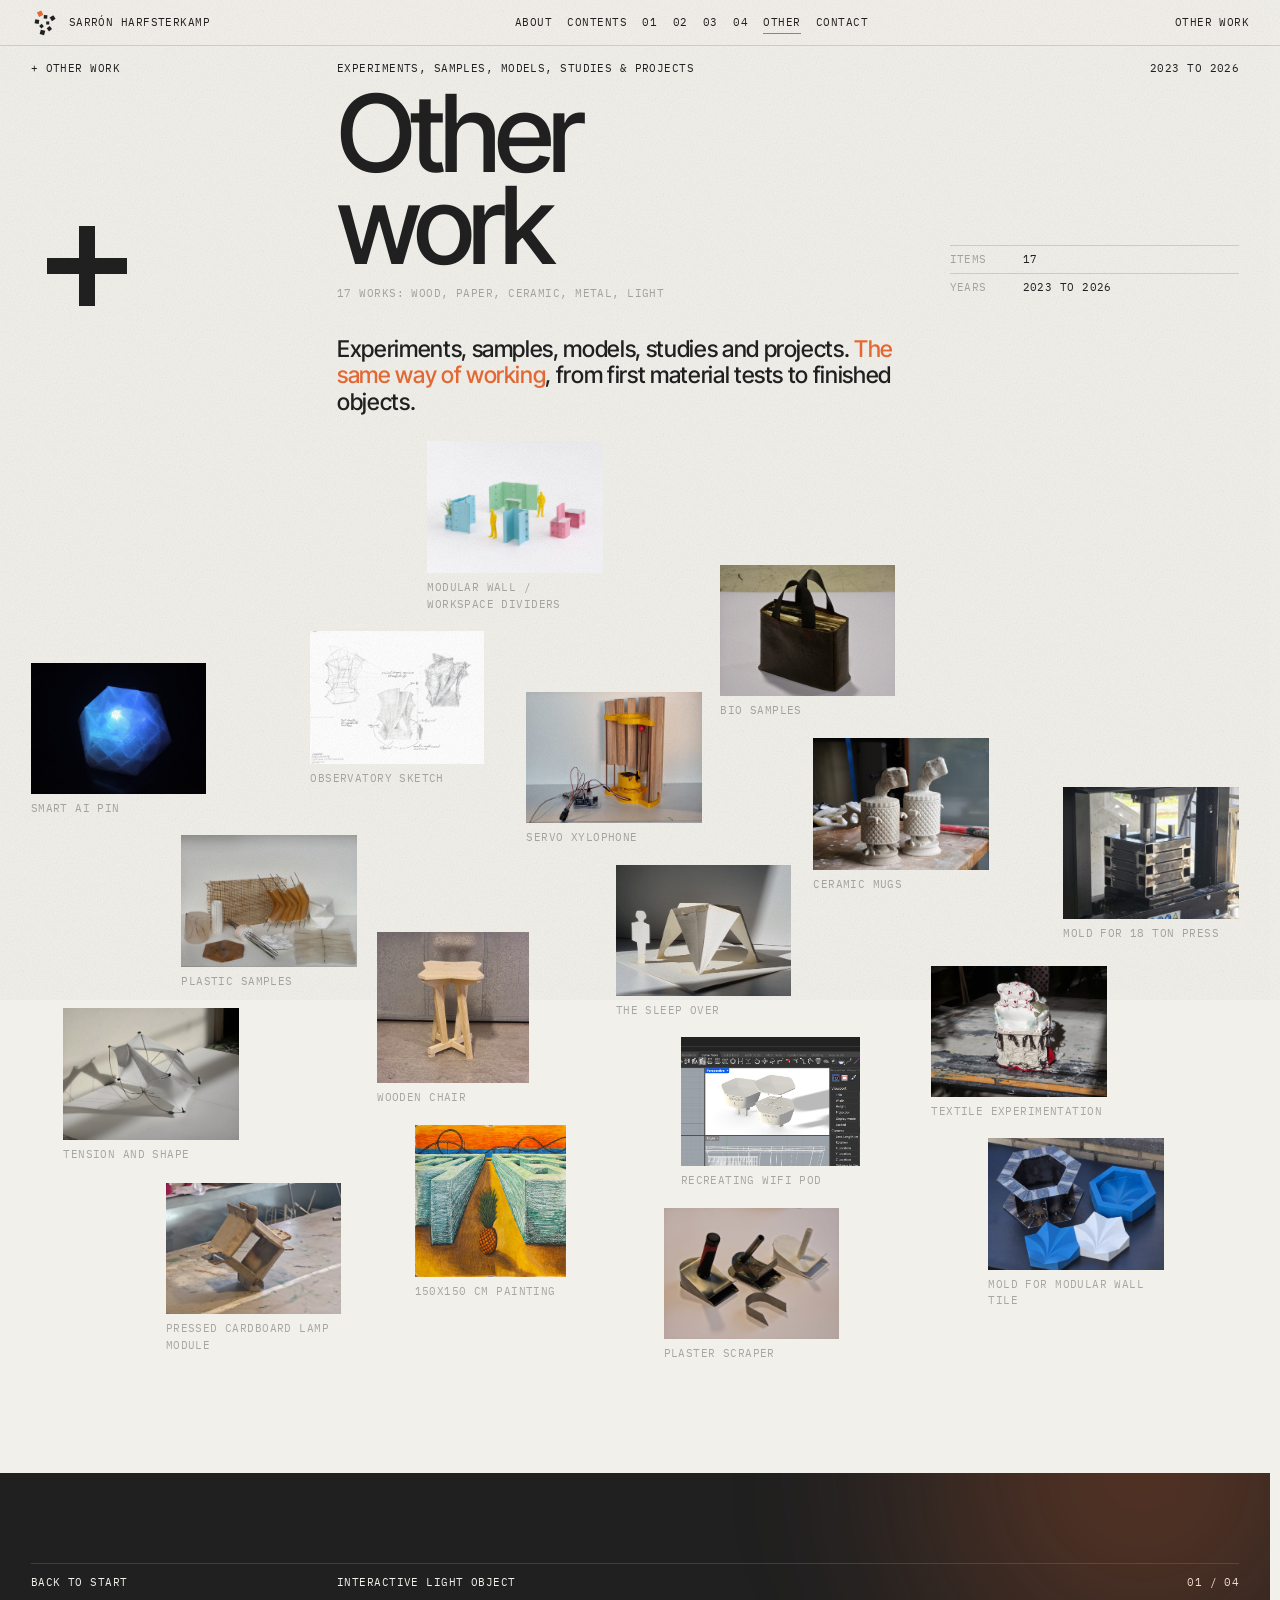
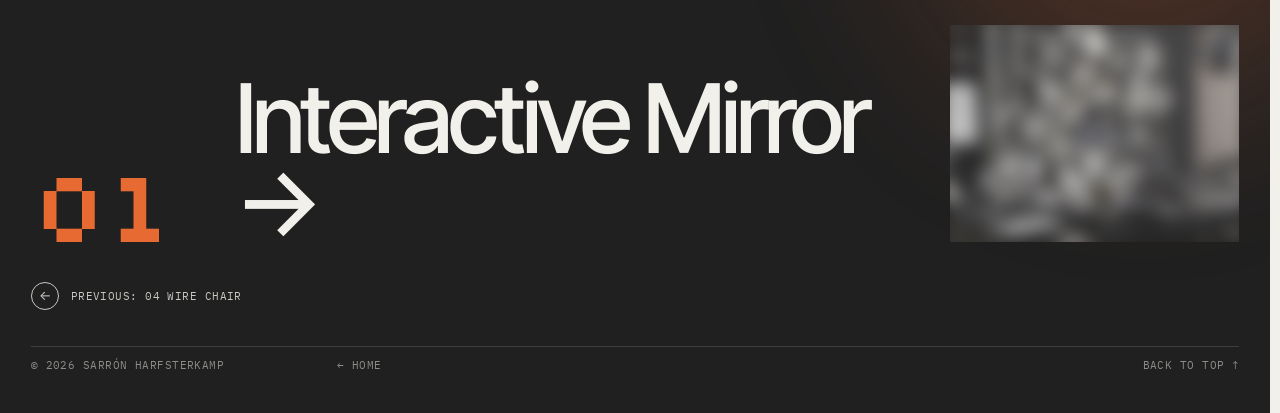
<file: other.html>
<!doctype html>
<html lang="en">
<head>
  <meta charset="utf-8">
  <meta name="viewport" content="width=device-width, initial-scale=1, viewport-fit=cover">
  <title>Other work | Sarrón Harfsterkamp</title>
  <meta name="description" content="Other work by Sarrón Harfsterkamp: experiments, samples, models, studies and projects in wood, paper, ceramic, metal and light.">
  <meta name="author" content="Sarrón Harfsterkamp">
  <meta name="robots" content="index, follow, max-image-preview:large">
  <meta name="theme-color" content="#F2F0EB">
  <link rel="canonical" href="https://sarronharfsterkamp.com/other">
  <meta property="og:type" content="article">
  <meta property="og:site_name" content="Sarrón Harfsterkamp">
  <meta property="og:title" content="Other work | Sarrón Harfsterkamp">
  <meta property="og:description" content="Other work by Sarrón Harfsterkamp: experiments, samples, models, studies and projects in wood, paper, ceramic, metal and light.">
  <meta property="og:url" content="https://sarronharfsterkamp.com/other">
  <meta property="og:image" content="https://sarronharfsterkamp.com/img/o-13.jpg">
  <meta property="og:locale" content="en_GB">
  <meta name="twitter:card" content="summary_large_image">
  <meta name="twitter:title" content="Other work | Sarrón Harfsterkamp">
  <meta name="twitter:description" content="Other work by Sarrón Harfsterkamp: experiments, samples, models, studies and projects in wood, paper, ceramic, metal and light.">
  <meta name="twitter:image" content="https://sarronharfsterkamp.com/img/o-13.jpg">
  <script type="application/ld+json">{"@context": "https://schema.org", "@graph": [{"@type": "Person", "@id": "https://sarronharfsterkamp.com/#person", "name": "Sarrón Harfsterkamp", "alternateName": ["Sarron Harfsterkamp"], "jobTitle": "Experimental modular product designer", "url": "https://sarronharfsterkamp.com/", "image": "https://sarronharfsterkamp.com/img/portrait.jpg", "sameAs": ["https://www.instagram.com/sarron.harfsterkamp/"], "address": {"@type": "PostalAddress", "addressLocality": "Eindhoven", "addressCountry": "NL"}, "knowsAbout": ["Product design", "Modular design", "Lighting design", "Material research", "Metal work", "Electronics"]}, {"@type": "CreativeWork", "name": "Other work", "url": "https://sarronharfsterkamp.com/other", "description": "Other work by Sarrón Harfsterkamp: experiments, samples, models, studies and projects in wood, paper, ceramic, metal and light.", "image": "https://sarronharfsterkamp.com/img/o-13.jpg", "creator": {"@id": "https://sarronharfsterkamp.com/#person"}, "inLanguage": "en"}]}</script>
  <link rel="preconnect" href="https://fonts.googleapis.com">
  <link rel="preconnect" href="https://fonts.gstatic.com" crossorigin>
  <link href="https://fonts.googleapis.com/css2?family=IBM+Plex+Mono:wght@400;500&family=Inter:wght@400;500&family=Inter+Tight:wght@500;600&family=Silkscreen&display=swap" rel="stylesheet">
  <link rel="icon" type="image/svg+xml" href="favicon.svg">
  <link rel="stylesheet" href="style.css">
</head>
<body>

<div class="grain" aria-hidden="true"></div>
<div class="gridlines" aria-hidden="true"><div class="g12"><span></span><span></span><span></span><span></span><span></span><span></span><span></span><span></span><span></span><span></span><span></span><span></span></div></div>
<div class="cursor" aria-hidden="true"><span class="cursor__box"></span><span class="cursor__t">X 0000 · Y 00000</span></div>

<header class="bar">
  <a href="/" class="bar__logo" aria-label="Sarrón Harfsterkamp, home"><svg class="logo" viewBox="0 0 64 64" aria-hidden="true"><rect class="k" x="34.72" y="28.5" width="7.0" height="7.0" transform="rotate(0.0 38.22 32.0)"/><rect class="k" x="20.27" y="35.5" width="7.57" height="7.57" transform="rotate(137.5 24.05 39.28)"/><rect class="k" x="29.15" y="14.07" width="8.14" height="8.14" transform="rotate(275.0 33.22 18.14)"/><rect class="k" x="37.67" y="40.72" width="8.71" height="8.71" transform="rotate(412.5 42.02 45.07)"/><rect class="k" x="8.97" y="24.11" width="9.29" height="9.29" transform="rotate(550.0 13.62 28.75)"/><rect class="k" x="44.48" y="15.99" width="9.86" height="9.86" transform="rotate(687.5 49.41 20.92)"/><rect class="k" x="20.96" y="48.45" width="10.43" height="10.43" transform="rotate(825.0 26.18 53.67)"/><rect class="a" x="15.39" y="5.11" width="11.0" height="11.0" transform="rotate(962.6 20.89 10.61)"/></svg><span class="mono">Sarrón Harfsterkamp</span></a>
  <nav class="bar__nav mono">
    <a href="/#about">About</a>
    <a href="/#work">Contents</a>
    <a href="/interactive-mirror">01</a>
    <a href="/light-block">02</a>
    <a href="/tension">03</a>
    <a href="/wire-chair">04</a>
    <a href="/other" class="is-active">Other</a>
    <a href="/#contact">Contact</a>
  </nav>
  <span class="bar__page mono">Other work</span>
  <span class="bar__prog" aria-hidden="true"></span>
</header>

<section class="ow-head" id="top">
  <div class="rule mono"><span>+ Other work</span><span>Experiments, samples, models, studies &amp; projects</span><span>2023 to 2026</span></div>
  <header class="p-head g12">
    <div class="p-num">+</div>
    <div class="p-title">
      <h1>Other<br>work</h1>
      <p class="mono grey">17 works: wood, paper, ceramic, metal, light</p>
    </div>
    <dl class="spec">
      <div><dt>Items</dt><dd>17</dd></div>
      <div><dt>Years</dt><dd>2023 to 2026</dd></div>
    </dl>
  </header>
  <div class="g12">
    <p class="ow-lead">Experiments, samples, models, studies and projects. <em>The same way of working</em>, from first material tests to finished objects.</p>
  </div>
</section>

<main class="ow-field" id="owField">
  <figure class="fig"><div class="frame"><img src="img/o-01.jpg" alt="Folded paper model of a sleeping space"></div><figcaption>The sleep over</figcaption></figure>
  <figure class="fig"><div class="frame"><img src="img/o-02.jpg" alt="Wooden chair"></div><figcaption>Wooden chair</figcaption></figure>
  <figure class="fig"><div class="frame"><img src="img/o-03.jpg" alt="Servo driven xylophone with electronics"></div><figcaption>Servo xylophone</figcaption></figure>
  <figure class="fig"><div class="frame"><img src="img/o-04.jpg" alt="CAD model of a recreated wifi pod"></div><figcaption>Recreating wifi pod</figcaption></figure>
  <figure class="fig"><div class="frame"><img loading="lazy" src="img/o-05.jpg" alt="Plastic and material samples"></div><figcaption>Plastic samples</figcaption></figure>
  <figure class="fig"><div class="frame"><img loading="lazy" src="img/o-06.jpg" alt="Two ceramic mugs"></div><figcaption>Ceramic mugs</figcaption></figure>
  <figure class="fig"><div class="frame"><img loading="lazy" src="img/o-07.jpg" alt="Painting, 150 by 150 cm"></div><figcaption>150x150 cm painting</figcaption></figure>
  <figure class="fig"><div class="frame"><img loading="lazy" src="img/o-08.jpg" alt="Pencil sketch of an observatory"></div><figcaption>Observatory sketch</figcaption></figure>
  <figure class="fig"><div class="frame"><img loading="lazy" src="img/o-09.jpg" alt="Textile experiment"></div><figcaption>Textile experimentation</figcaption></figure>
  <figure class="fig"><div class="frame"><img loading="lazy" src="img/o-10.jpg" alt="Tensile structure model"></div><figcaption>Tension and shape</figcaption></figure>
  <figure class="fig"><div class="frame"><img loading="lazy" src="img/o-11.jpg" alt="Bio material samples"></div><figcaption>Bio samples</figcaption></figure>
  <figure class="fig"><div class="frame"><img loading="lazy" src="img/o-12.jpg" alt="Plaster scraper in sheet metal"></div><figcaption>Plaster scraper</figcaption></figure>
  <figure class="fig"><div class="frame"><img loading="lazy" src="img/o-13.jpg" alt="Smart AI pin, lit"></div><figcaption>Smart AI pin</figcaption></figure>
  <figure class="fig"><div class="frame"><img loading="lazy" src="img/o-14.jpg" alt="Mold in a hydraulic press"></div><figcaption>Mold for 18 ton press</figcaption></figure>
  <figure class="fig"><div class="frame"><img loading="lazy" src="img/o-15.jpg" alt="Pressed cardboard lamp module"></div><figcaption>Pressed cardboard lamp module</figcaption></figure>
  <figure class="fig"><div class="frame"><img loading="lazy" src="img/o-16.jpg" alt="Scale models of modular wall and workspace dividers"></div><figcaption>Modular wall / workspace dividers</figcaption></figure>
  <figure class="fig"><div class="frame"><img loading="lazy" src="img/o-17.jpg" alt="Moulds and casts for a modular wall tile"></div><figcaption>Mold for modular wall tile</figcaption></figure>
</main>

<section class="next dark">
  <div class="rule mono"><span>Back to start</span><span>Interactive light object</span><span>01 / 04</span></div>
  <a class="next__link" href="/interactive-mirror"><span class="pix">01</span><b>Interactive Mirror →</b><span class="thumb"><img loading="lazy" src="img/20260114-213459.jpg" alt=""></span></a>
  <a class="prev" href="/wire-chair"><span class="prev__a" aria-hidden="true">←</span><span class="mono">Previous: 04 Wire Chair</span></a>
  <div class="foot">
    <div class="rule mono"><span>© 2026 Sarrón Harfsterkamp</span><span><a href="/">← Home</a></span><span><a href="#top">Back to top ↑</a></span></div>
  </div>
</section>

<div class="lb" id="lb"><img alt=""><p class="mono"><span id="lbCap"></span><span>Esc / click to close</span></p></div>

<script src="main.js"></script>
</body>
</html>
</file>
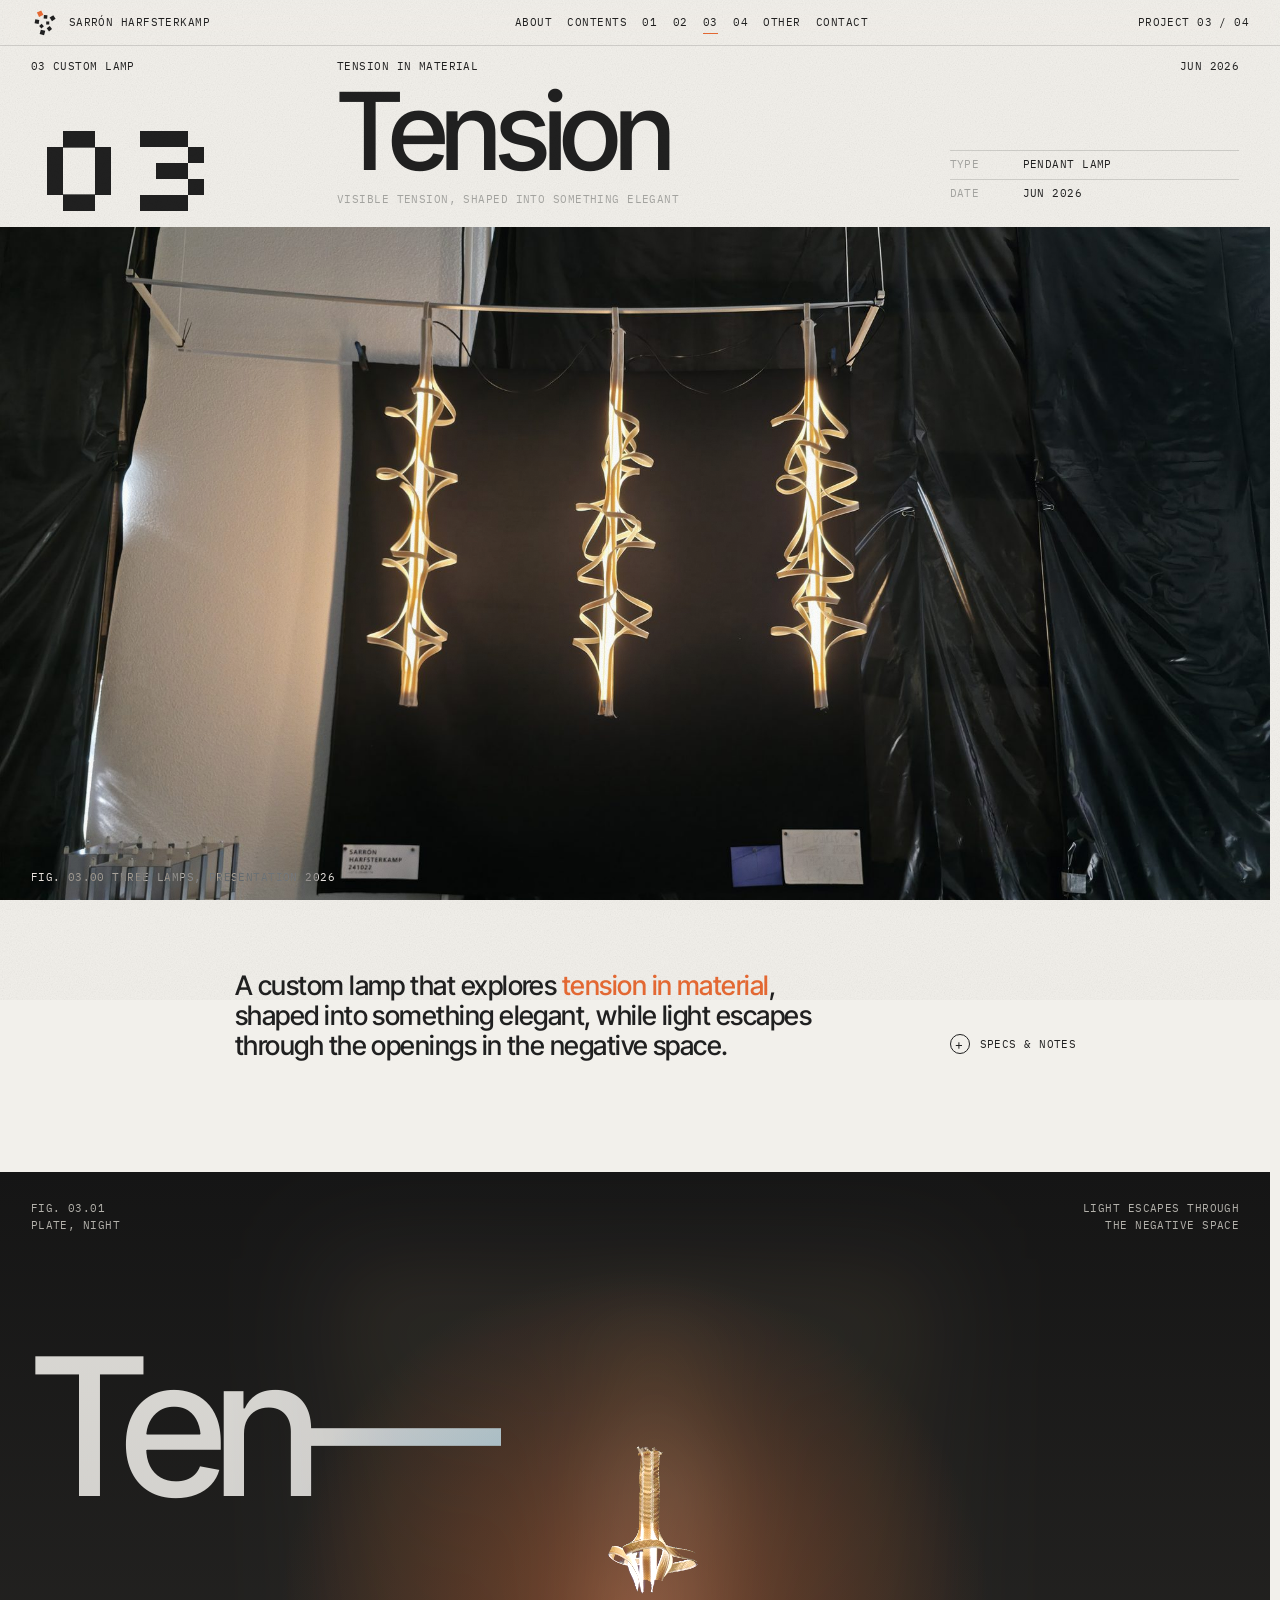
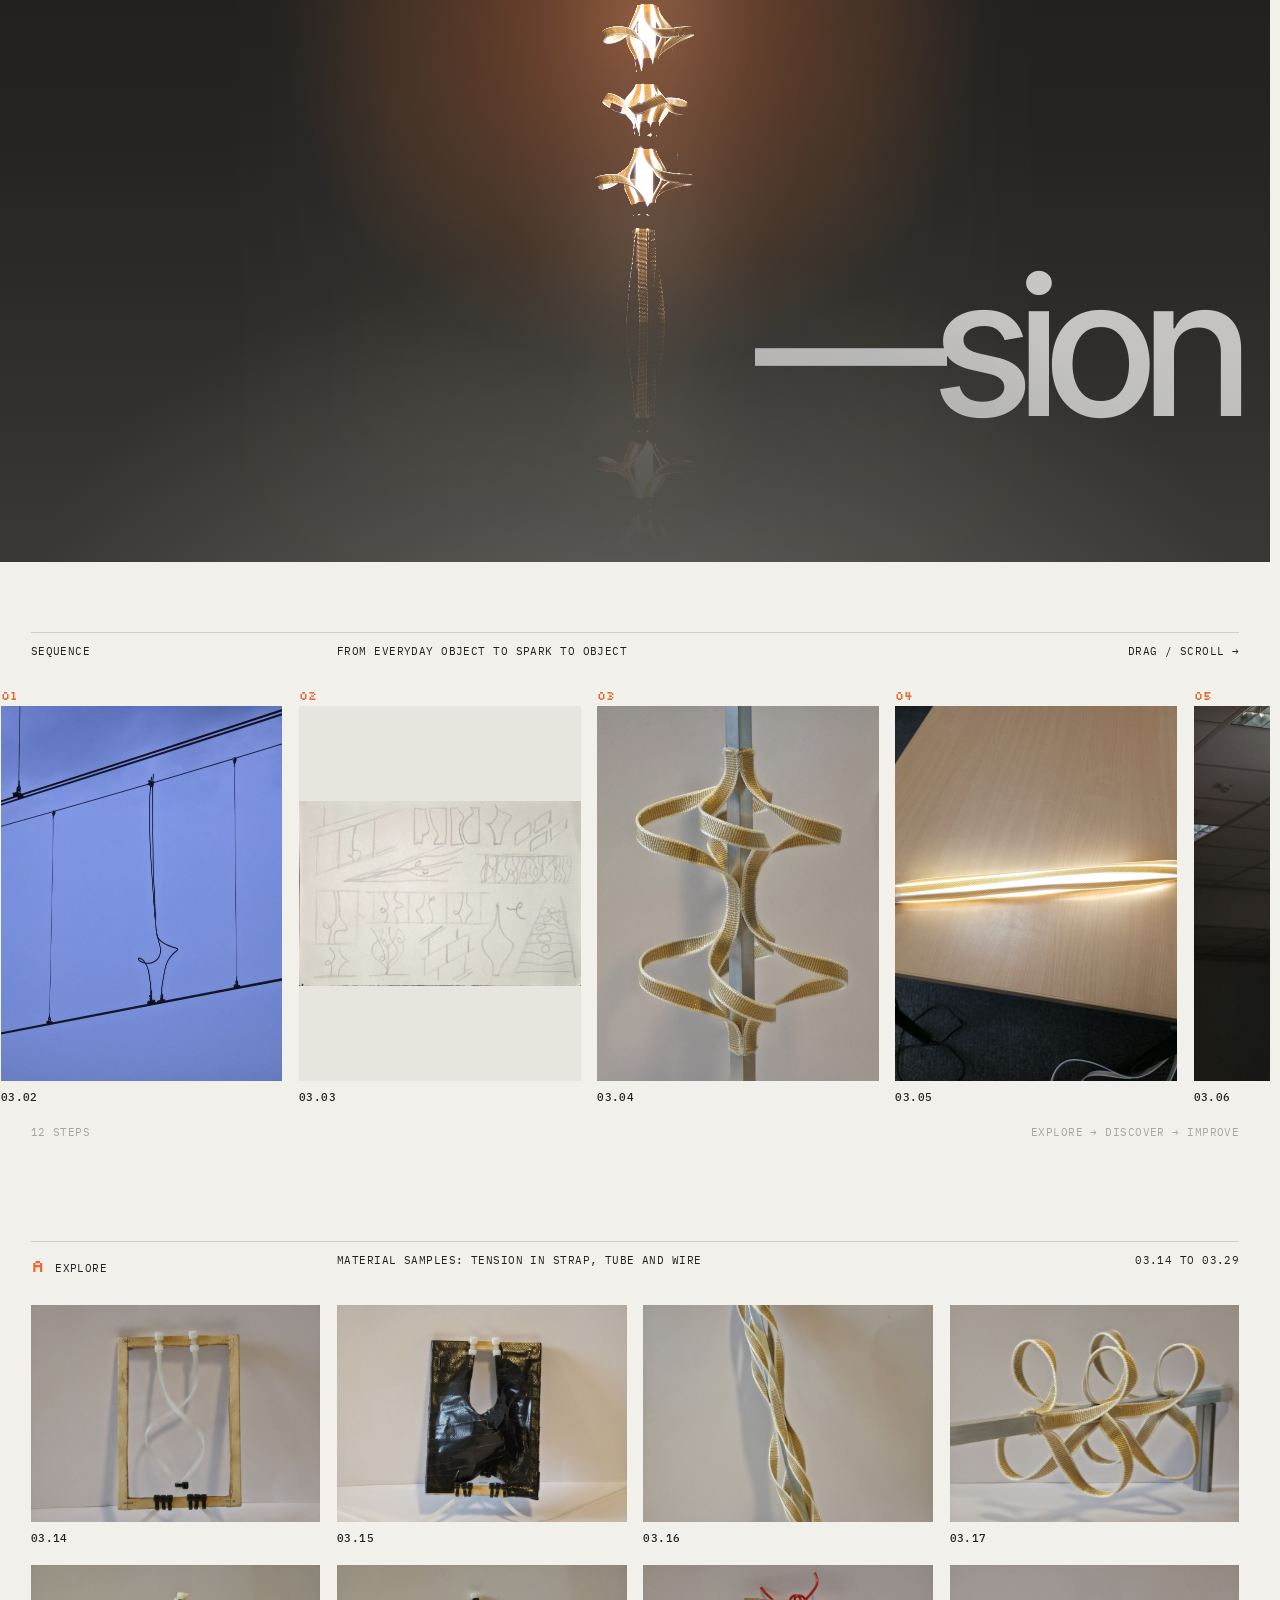
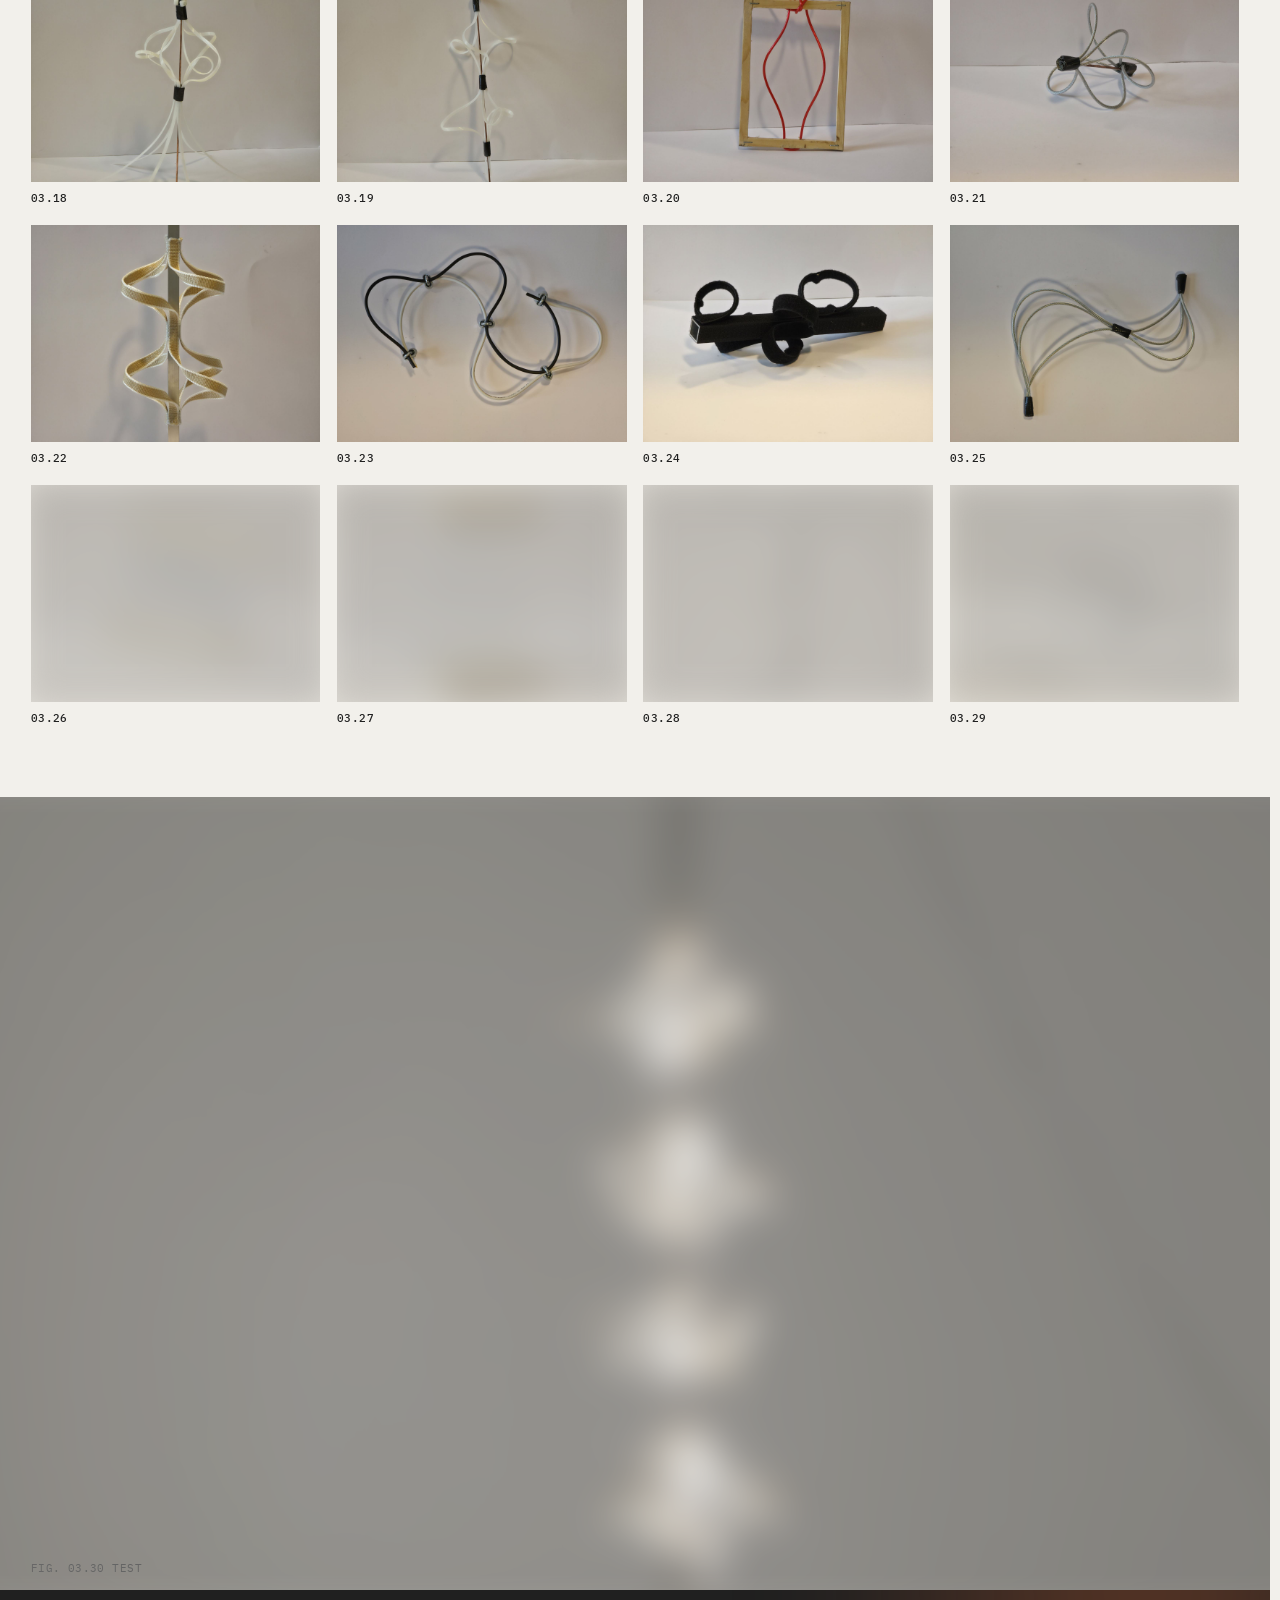
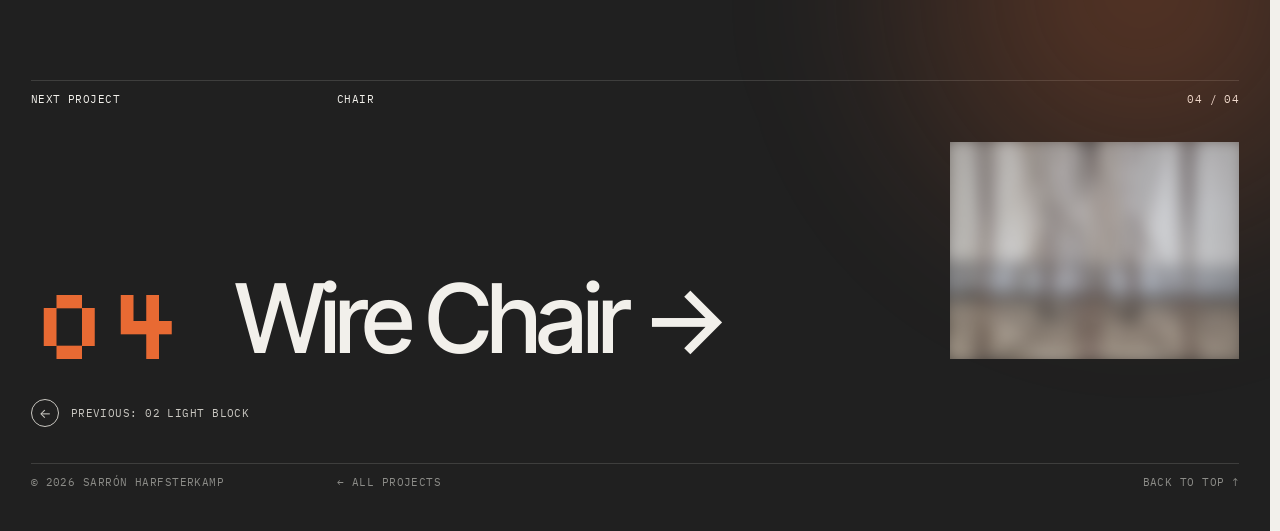
<file: tension.html>
<!doctype html>
<html lang="en">
<head>
  <meta charset="utf-8">
  <meta name="viewport" content="width=device-width, initial-scale=1, viewport-fit=cover">
  <title>Tension | Sarrón Harfsterkamp</title>
  <meta name="description" content="Tension, a pendant lamp by Sarrón Harfsterkamp that explores visible material tension, with light escaping through the negative space. June 2026.">
  <meta name="author" content="Sarrón Harfsterkamp">
  <meta name="robots" content="index, follow, max-image-preview:large">
  <meta name="theme-color" content="#F2F0EB">
  <link rel="canonical" href="https://sarronharfsterkamp.com/tension">
  <meta property="og:type" content="article">
  <meta property="og:site_name" content="Sarrón Harfsterkamp">
  <meta property="og:title" content="Tension | Sarrón Harfsterkamp">
  <meta property="og:description" content="Tension, a pendant lamp by Sarrón Harfsterkamp that explores visible material tension, with light escaping through the negative space. June 2026.">
  <meta property="og:url" content="https://sarronharfsterkamp.com/tension">
  <meta property="og:image" content="https://sarronharfsterkamp.com/img/20260623-173104-1.jpg">
  <meta property="og:locale" content="en_GB">
  <meta name="twitter:card" content="summary_large_image">
  <meta name="twitter:title" content="Tension | Sarrón Harfsterkamp">
  <meta name="twitter:description" content="Tension, a pendant lamp by Sarrón Harfsterkamp that explores visible material tension, with light escaping through the negative space. June 2026.">
  <meta name="twitter:image" content="https://sarronharfsterkamp.com/img/20260623-173104-1.jpg">
  <script type="application/ld+json">{"@context": "https://schema.org", "@graph": [{"@type": "Person", "@id": "https://sarronharfsterkamp.com/#person", "name": "Sarrón Harfsterkamp", "alternateName": ["Sarron Harfsterkamp"], "jobTitle": "Experimental modular product designer", "url": "https://sarronharfsterkamp.com/", "image": "https://sarronharfsterkamp.com/img/portrait.jpg", "sameAs": ["https://www.instagram.com/sarron.harfsterkamp/"], "address": {"@type": "PostalAddress", "addressLocality": "Eindhoven", "addressCountry": "NL"}, "knowsAbout": ["Product design", "Modular design", "Lighting design", "Material research", "Metal work", "Electronics"]}, {"@type": "CreativeWork", "name": "Tension", "url": "https://sarronharfsterkamp.com/tension", "description": "Tension, a pendant lamp by Sarrón Harfsterkamp that explores visible material tension, with light escaping through the negative space. June 2026.", "image": "https://sarronharfsterkamp.com/img/20260623-173104-1.jpg", "creator": {"@id": "https://sarronharfsterkamp.com/#person"}, "inLanguage": "en", "dateCreated": "2026-06"}]}</script>
  <link rel="preconnect" href="https://fonts.googleapis.com">
  <link rel="preconnect" href="https://fonts.gstatic.com" crossorigin>
  <link href="https://fonts.googleapis.com/css2?family=IBM+Plex+Mono:wght@400;500&family=Inter:wght@400;500&family=Inter+Tight:wght@500;600&family=Silkscreen&display=swap" rel="stylesheet">
  <link rel="icon" type="image/svg+xml" href="favicon.svg">
  <link rel="stylesheet" href="style.css">
</head>
<body>

<div class="grain" aria-hidden="true"></div>
<div class="gridlines" aria-hidden="true"><div class="g12"><span></span><span></span><span></span><span></span><span></span><span></span><span></span><span></span><span></span><span></span><span></span><span></span></div></div>
<div class="cursor" aria-hidden="true"><span class="cursor__box"></span><span class="cursor__t">X 0000 · Y 00000</span></div>

<header class="bar">
  <a href="/" class="bar__logo" aria-label="Sarrón Harfsterkamp, home"><svg class="logo" viewBox="0 0 64 64" aria-hidden="true"><rect class="k" x="34.72" y="28.5" width="7.0" height="7.0" transform="rotate(0.0 38.22 32.0)"/><rect class="k" x="20.27" y="35.5" width="7.57" height="7.57" transform="rotate(137.5 24.05 39.28)"/><rect class="k" x="29.15" y="14.07" width="8.14" height="8.14" transform="rotate(275.0 33.22 18.14)"/><rect class="k" x="37.67" y="40.72" width="8.71" height="8.71" transform="rotate(412.5 42.02 45.07)"/><rect class="k" x="8.97" y="24.11" width="9.29" height="9.29" transform="rotate(550.0 13.62 28.75)"/><rect class="k" x="44.48" y="15.99" width="9.86" height="9.86" transform="rotate(687.5 49.41 20.92)"/><rect class="k" x="20.96" y="48.45" width="10.43" height="10.43" transform="rotate(825.0 26.18 53.67)"/><rect class="a" x="15.39" y="5.11" width="11.0" height="11.0" transform="rotate(962.6 20.89 10.61)"/></svg><span class="mono">Sarrón Harfsterkamp</span></a>
  <nav class="bar__nav mono">
    <a href="/#about">About</a>
    <a href="/#work">Contents</a>
    <a href="/interactive-mirror">01</a>
    <a href="/light-block">02</a>
    <a href="/tension" class="is-active">03</a>
    <a href="/wire-chair">04</a>
    <a href="/other">Other</a>
    <a href="/#contact">Contact</a>
  </nav>
  <span class="bar__page mono">Project 03 / 04</span>
  <span class="bar__prog" aria-hidden="true"></span>
</header>

<section class="p-hero" id="top">
  <div>
    <div class="rule mono"><span>03 Custom lamp</span><span>Tension in material</span><span>Jun 2026</span></div>
    <header class="p-head g12">
      <div class="p-num">03</div>
      <div class="p-title">
        <h1>Tension</h1>
        <p class="mono grey">Visible tension, shaped into something elegant</p>
      </div>
      <dl class="spec">
        <div><dt>Type</dt><dd>Pendant lamp</dd></div>
        <div><dt>Date</dt><dd>Jun 2026</dd></div>
      </dl>
    </header>
  </div>
  <figure class="p-hero__img fig" style="--pos:50% 40%">
    <div class="frame" style="height:100%"><img src="img/20260623-173104-1.jpg" alt="Three tension lamps presented"></div>
    <figcaption class="mono">Fig. 03.00 Three lamps, presentation 2026</figcaption>
  </figure>
</section>

<main>
  <div class="p-text g12">
    <p class="p-lead">A custom lamp that explores <em>tension in material</em>, shaped into something elegant, while light escapes through the openings in the negative space.</p>
    <div class="p-toggle"><button class="more-btn mono" aria-expanded="false" aria-controls="m-p03"><span class="pm">+</span><span class="lbl" data-less="Close">Specs &amp; notes</span></button></div>
    <div class="more p-more" id="m-p03"><div><div class="p-more__in">
      <dl class="spec">
        <div><dt>Material</dt><dd>Flexible strip material, stitching, linear LED</dd></div>
        <div><dt>Method</dt><dd>Pretension, sewing, rapid iteration</dd></div>
        <div><dt>Context</dt><dd>Quick inspiration project</dd></div>
      </dl>
      <div class="p-note">
        <span class="mono">For me</span>
        <p>An inspiration project: from everyday objects to a spark of ideas. Learning to make something tangible and personal in a quick setting.</p>
      </div>
      <ul class="pairs mono">
        <li>Tension <i>↔</i> Release</li>
        <li>Strip <i>↔</i> Volume</li>
        <li>Solid <i>↔</i> Void</li>
        <li>Quick <i>↔</i> Precise</li>
      </ul>
    </div></div></div>
  </div>

  <div class="plate dark">
    <span class="mono tl">Fig. 03.01<br>Plate, night</span>
    <span class="mono tr">Light escapes through<br>the negative space</span>
    <span class="plate__word a">Ten—</span>
    <div class="plate__ghost" aria-hidden="true"><img loading="lazy" src="img/20260608-234926.jpg" alt=""></div>
    <div class="plate__obj"><img loading="lazy" src="img/20260608-234926.jpg" alt="Tension lamp floating, lit"></div>
    <span class="plate__word b">—sion</span>
  </div>

  <div class="rule mono" style="margin-top:70px"><span>Sequence</span><span>From everyday object to spark to object</span><span>Drag / scroll →</span></div>
  <div class="seq">
    <div class="seq__track">
      <figure class="fig" data-step="01"><div class="frame"><img loading="lazy" style="--ar:3/4" src="img/20260313-184200.jpg" alt="Tension: Observation, cable on a façade"></div><figcaption><b>03.02</b> Observation, cable on a façade</figcaption></figure>
      <figure class="fig contain" data-step="02"><div class="frame"><img loading="lazy" style="--ar:3/4" src="img/tension-sketch.jpg" alt="Pencil sketches of tension lamp forms"></div><figcaption><b>03.03</b> Sketches, form studies</figcaption></figure>
      <figure class="fig" data-step="03"><div class="frame"><img loading="lazy" style="--ar:3/4" src="img/20260529-142109.jpg" alt="Tension: Iteration sample"></div><figcaption><b>03.04</b> Iteration sample</figcaption></figure>
      <figure class="fig" data-step="04"><div class="frame"><img loading="lazy" style="--ar:3/4" src="img/20260608-223948.jpg" alt="Tension: Light test"></div><figcaption><b>03.05</b> Light test</figcaption></figure>
      <figure class="fig" data-step="05"><div class="frame"><img loading="lazy" style="--ar:3/4" src="img/20260608-234947.jpg" alt="Tension: First prototype, lit"></div><figcaption><b>03.06</b> First prototype, lit</figcaption></figure>
      <figure class="fig" data-step="06"><div class="frame"><img loading="lazy" style="--ar:3/4" src="img/20260615-012706.jpg" alt="Tension: Stitching the strips"></div><figcaption><b>03.07</b> Stitching the strips</figcaption></figure>
      <figure class="fig" data-step="07"><div class="frame"><img loading="lazy" style="--ar:3/4" src="img/20260615-012724.jpg" alt="Tension: Strip bundle"></div><figcaption><b>03.08</b> Strip bundle</figcaption></figure>
      <figure class="fig" data-step="08"><div class="frame"><img loading="lazy" style="--ar:3/4" src="img/20260615-020839.jpg" alt="Tension: Testing look and fit"></div><figcaption><b>03.09</b> Testing look and fit</figcaption></figure>
      <figure class="fig" data-step="09"><div class="frame"><img loading="lazy" style="--ar:3/4" src="img/20260623-001840.jpg" alt="Tension: Taping measurements"></div><figcaption><b>03.10</b> Taping measurements</figcaption></figure>
      <figure class="fig" data-step="10"><div class="frame"><img loading="lazy" style="--ar:3/4" src="img/20260623-014842.jpg" alt="Tension: Twist study"></div><figcaption><b>03.11</b> Twist study</figcaption></figure>
      <figure class="fig" data-step="11"><div class="frame"><img loading="lazy" style="--ar:3/4" src="img/20260623-024753.jpg" alt="Tension: Three variations"></div><figcaption><b>03.12</b> Three variations</figcaption></figure>
      <figure class="fig" data-step="12"><div class="frame"><img loading="lazy" style="--ar:3/4" src="img/20260623-040051.jpg" alt="Tension: Making process"></div><figcaption><b>03.13</b> Making process</figcaption></figure>
    </div>
    <div class="seq__hint mono grey"><span>12 steps</span><span>Explore → Discover → Improve</span></div>
  </div>

  <div class="rule mono stage"><span><span class="pix">A</span>Explore</span><span>Material samples: tension in strap, tube and wire</span><span>03.14 to 03.29</span></div>
  <div class="g12 samples" style="row-gap:26px;margin-bottom:70px">
    <figure class="fig" style="--c:1/4;--ar:4/3"><div class="frame"><img loading="lazy" src="img/20260529-123818.jpg" alt="Material sample: Frame test, cable ties"></div><figcaption><b>03.14</b> Frame test, cable ties</figcaption></figure>
    <figure class="fig" style="--c:4/7;--ar:4/3"><div class="frame"><img loading="lazy" src="img/20260529-123906.jpg" alt="Material sample: Frame test, taped sleeve"></div><figcaption><b>03.15</b> Frame test, taped sleeve</figcaption></figure>
    <figure class="fig" style="--c:7/10;--ar:4/3"><div class="frame"><img loading="lazy" src="img/20260529-124006.jpg" alt="Material sample: Twisted strap"></div><figcaption><b>03.16</b> Twisted strap</figcaption></figure>
    <figure class="fig" style="--c:10/13;--ar:4/3"><div class="frame"><img loading="lazy" src="img/20260529-124204.jpg" alt="Material sample: Strap, tangled loops"></div><figcaption><b>03.17</b> Strap, tangled loops</figcaption></figure>
    <figure class="fig" style="--c:1/4;--ar:4/3"><div class="frame"><img loading="lazy" src="img/20260529-124309.jpg" alt="Material sample: Zip tie, tensioned"></div><figcaption><b>03.18</b> Zip tie, tensioned</figcaption></figure>
    <figure class="fig" style="--c:4/7;--ar:4/3"><div class="frame"><img loading="lazy" src="img/20260529-124410.jpg" alt="Material sample: Zip tie and rod, vertical"></div><figcaption><b>03.19</b> Zip tie and rod, vertical</figcaption></figure>
    <figure class="fig" style="--c:7/10;--ar:4/3"><div class="frame"><img loading="lazy" src="img/20260529-135822.jpg" alt="Material sample: Frame test, red wire"></div><figcaption><b>03.20</b> Frame test, red wire</figcaption></figure>
    <figure class="fig" style="--c:10/13;--ar:4/3"><div class="frame"><img loading="lazy" src="img/20260529-141853.jpg" alt="Material sample: Cable loop, grey"></div><figcaption><b>03.21</b> Cable loop, grey</figcaption></figure>
    <figure class="fig" style="--c:1/4;--ar:4/3"><div class="frame"><img loading="lazy" src="img/20260529-142042.jpg" alt="Material sample: Strap spiral on a profile"></div><figcaption><b>03.22</b> Strap spiral on a profile</figcaption></figure>
    <figure class="fig" style="--c:4/7;--ar:4/3"><div class="frame"><img loading="lazy" src="img/20260529-142159-r.jpg" alt="Material sample: Black and white wiring"></div><figcaption><b>03.23</b> Black and white wiring</figcaption></figure>
    <figure class="fig" style="--c:7/10;--ar:4/3"><div class="frame"><img loading="lazy" src="img/20260529-143500.jpg" alt="Material sample: Velcro loops"></div><figcaption><b>03.24</b> Velcro loops</figcaption></figure>
    <figure class="fig" style="--c:10/13;--ar:4/3"><div class="frame"><img loading="lazy" src="img/20260529-143525.jpg" alt="Material sample: Cable bundle"></div><figcaption><b>03.25</b> Cable bundle</figcaption></figure>
    <figure class="fig" style="--c:1/4;--ar:4/3"><div class="frame"><img loading="lazy" src="img/20260529-143616.jpg" alt="Material sample: Tubes in a wooden block, angled"></div><figcaption><b>03.26</b> Tubes in a wooden block, angled</figcaption></figure>
    <figure class="fig" style="--c:4/7;--ar:4/3"><div class="frame"><img loading="lazy" src="img/20260529-144104.jpg" alt="Material sample: Tubes in a wooden block"></div><figcaption><b>03.27</b> Tubes in a wooden block</figcaption></figure>
    <figure class="fig" style="--c:7/10;--ar:4/3"><div class="frame"><img loading="lazy" src="img/20260529-144137.jpg" alt="Material sample: Wire form, vertical"></div><figcaption><b>03.28</b> Wire form, vertical</figcaption></figure>
    <figure class="fig" style="--c:10/13;--ar:4/3"><div class="frame"><img loading="lazy" src="img/20260529-144240.jpg" alt="Material sample: Wire loops, second"></div><figcaption><b>03.29</b> Wire loops, second</figcaption></figure>
  </div>

  <figure class="bleed fig" style="--pos:50% 50%">
    <div class="frame"><img loading="lazy" src="img/20260608-235521.jpg" alt="Tension: Test"></div>
    <figcaption class="mono">Fig. 03.30 Test</figcaption>
  </figure>
</main>

<section class="next dark">
  <div class="rule mono"><span>Next project</span><span>Chair</span><span>04 / 04</span></div>
  <a class="next__link" href="/wire-chair"><span class="pix">04</span><b>Wire Chair →</b><span class="thumb"><img loading="lazy" src="img/20241018-002949.jpg" alt=""></span></a>
  <a class="prev" href="/light-block"><span class="prev__a" aria-hidden="true">←</span><span class="mono">Previous: 02 Light Block</span></a>
  <div class="foot">
    <div class="rule mono"><span>© 2026 Sarrón Harfsterkamp</span><span><a href="/#work">← All projects</a></span><span><a href="#top">Back to top ↑</a></span></div>
  </div>
</section>

<div class="lb" id="lb"><img alt=""><p class="mono"><span id="lbCap"></span><span>Esc / click to close</span></p></div>

<script src="main.js"></script>
</body>
</html>
</file>
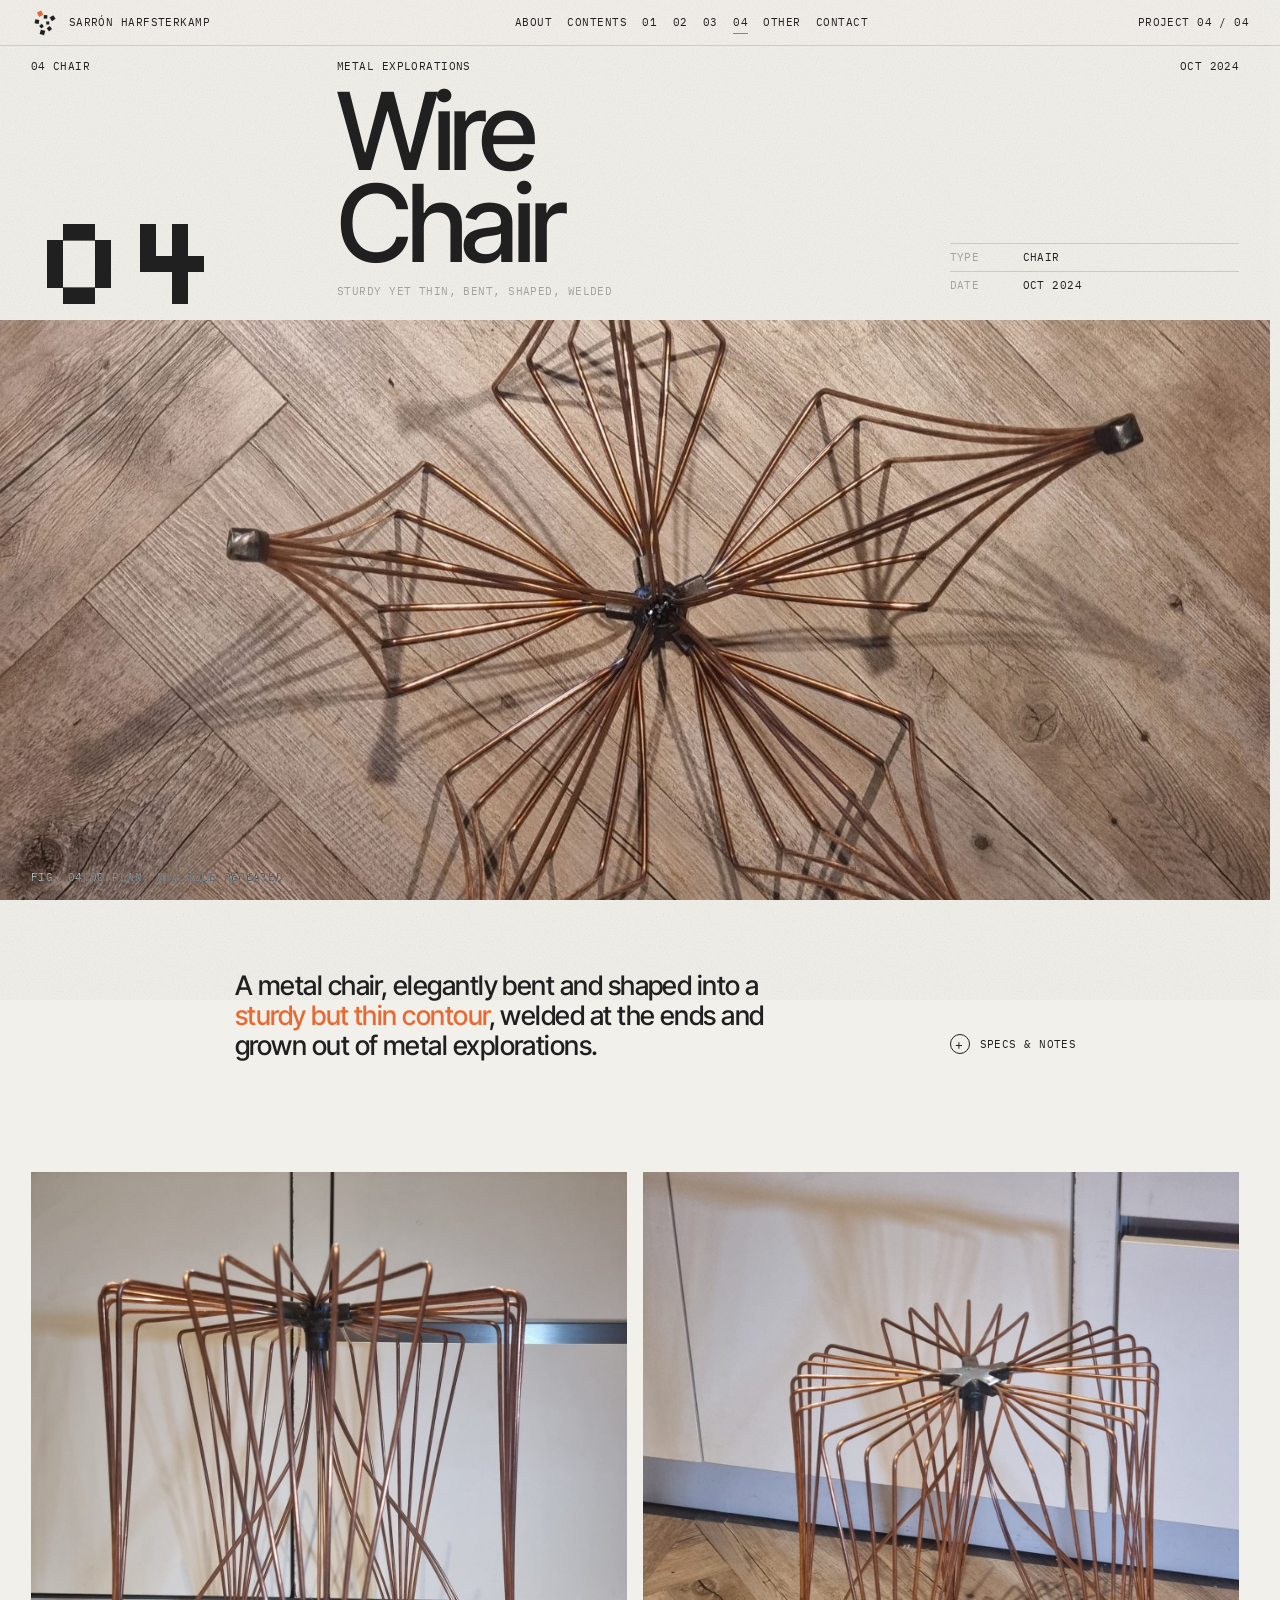
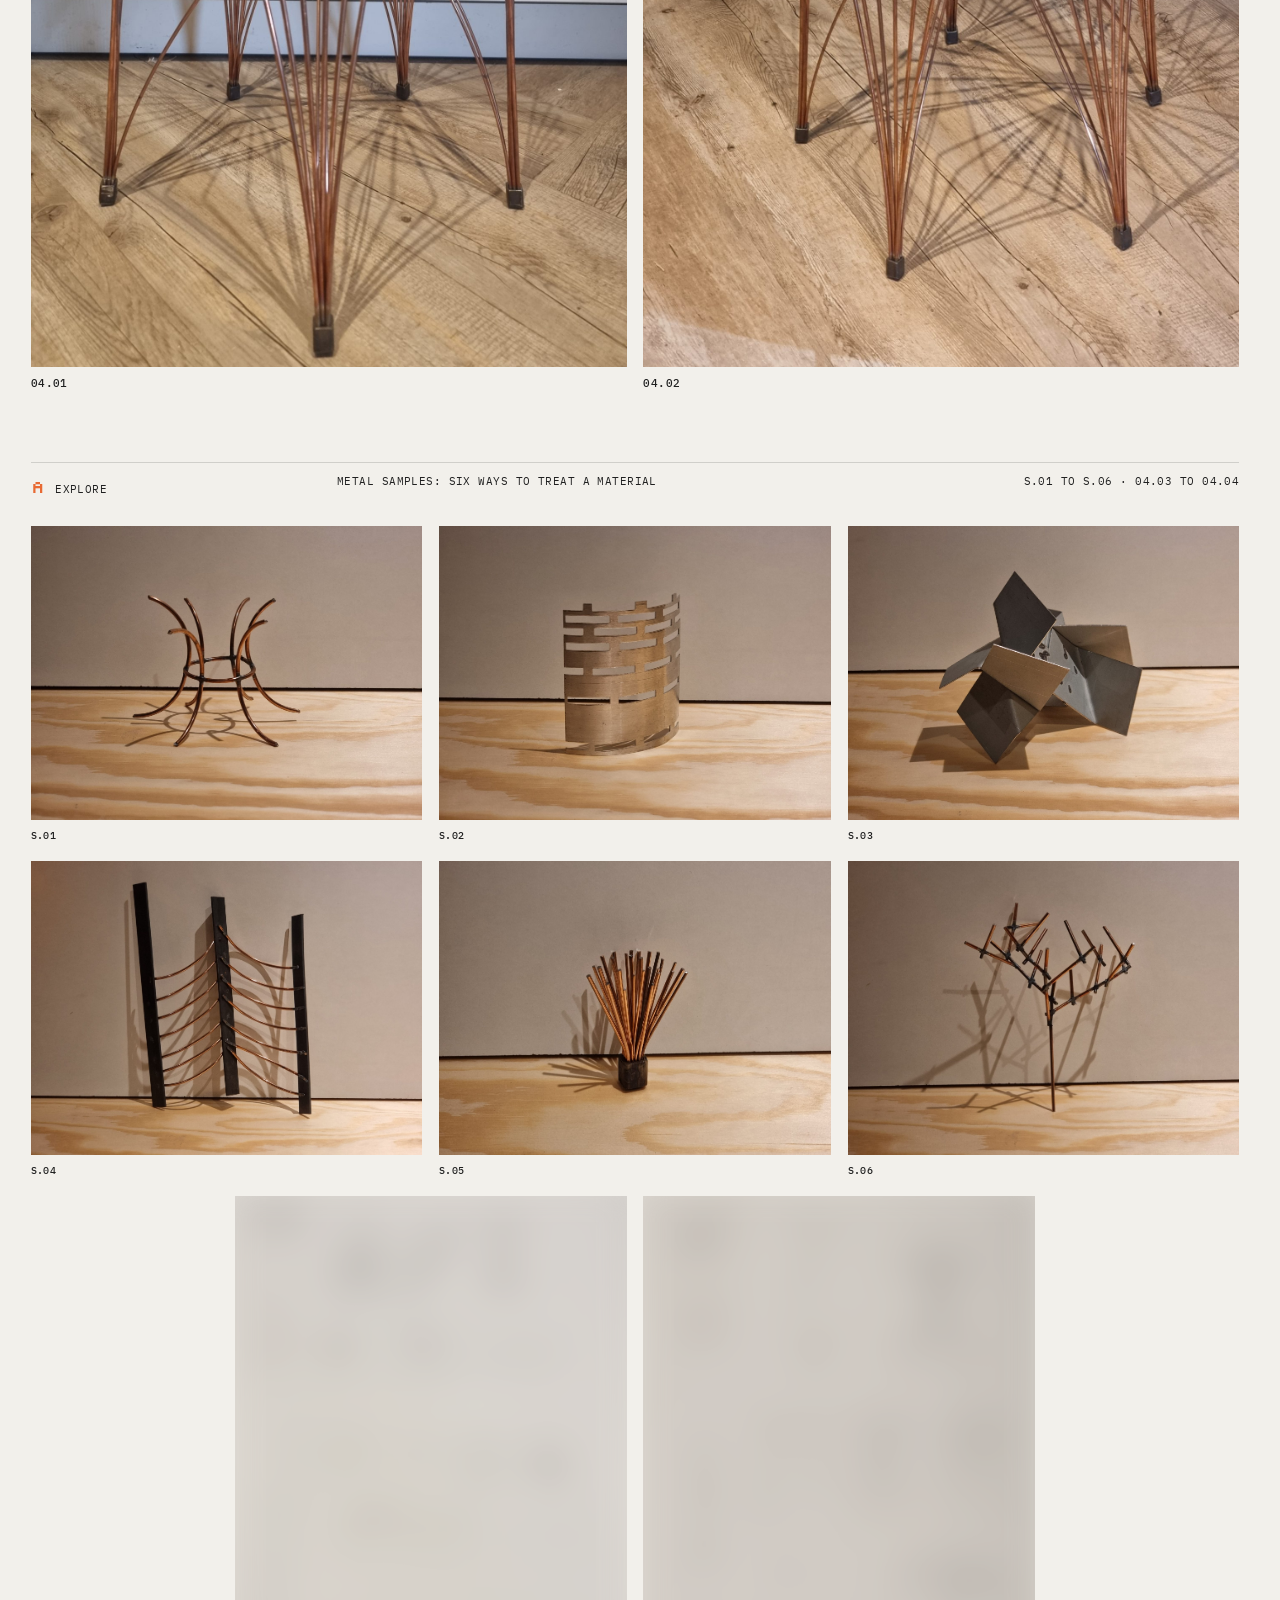
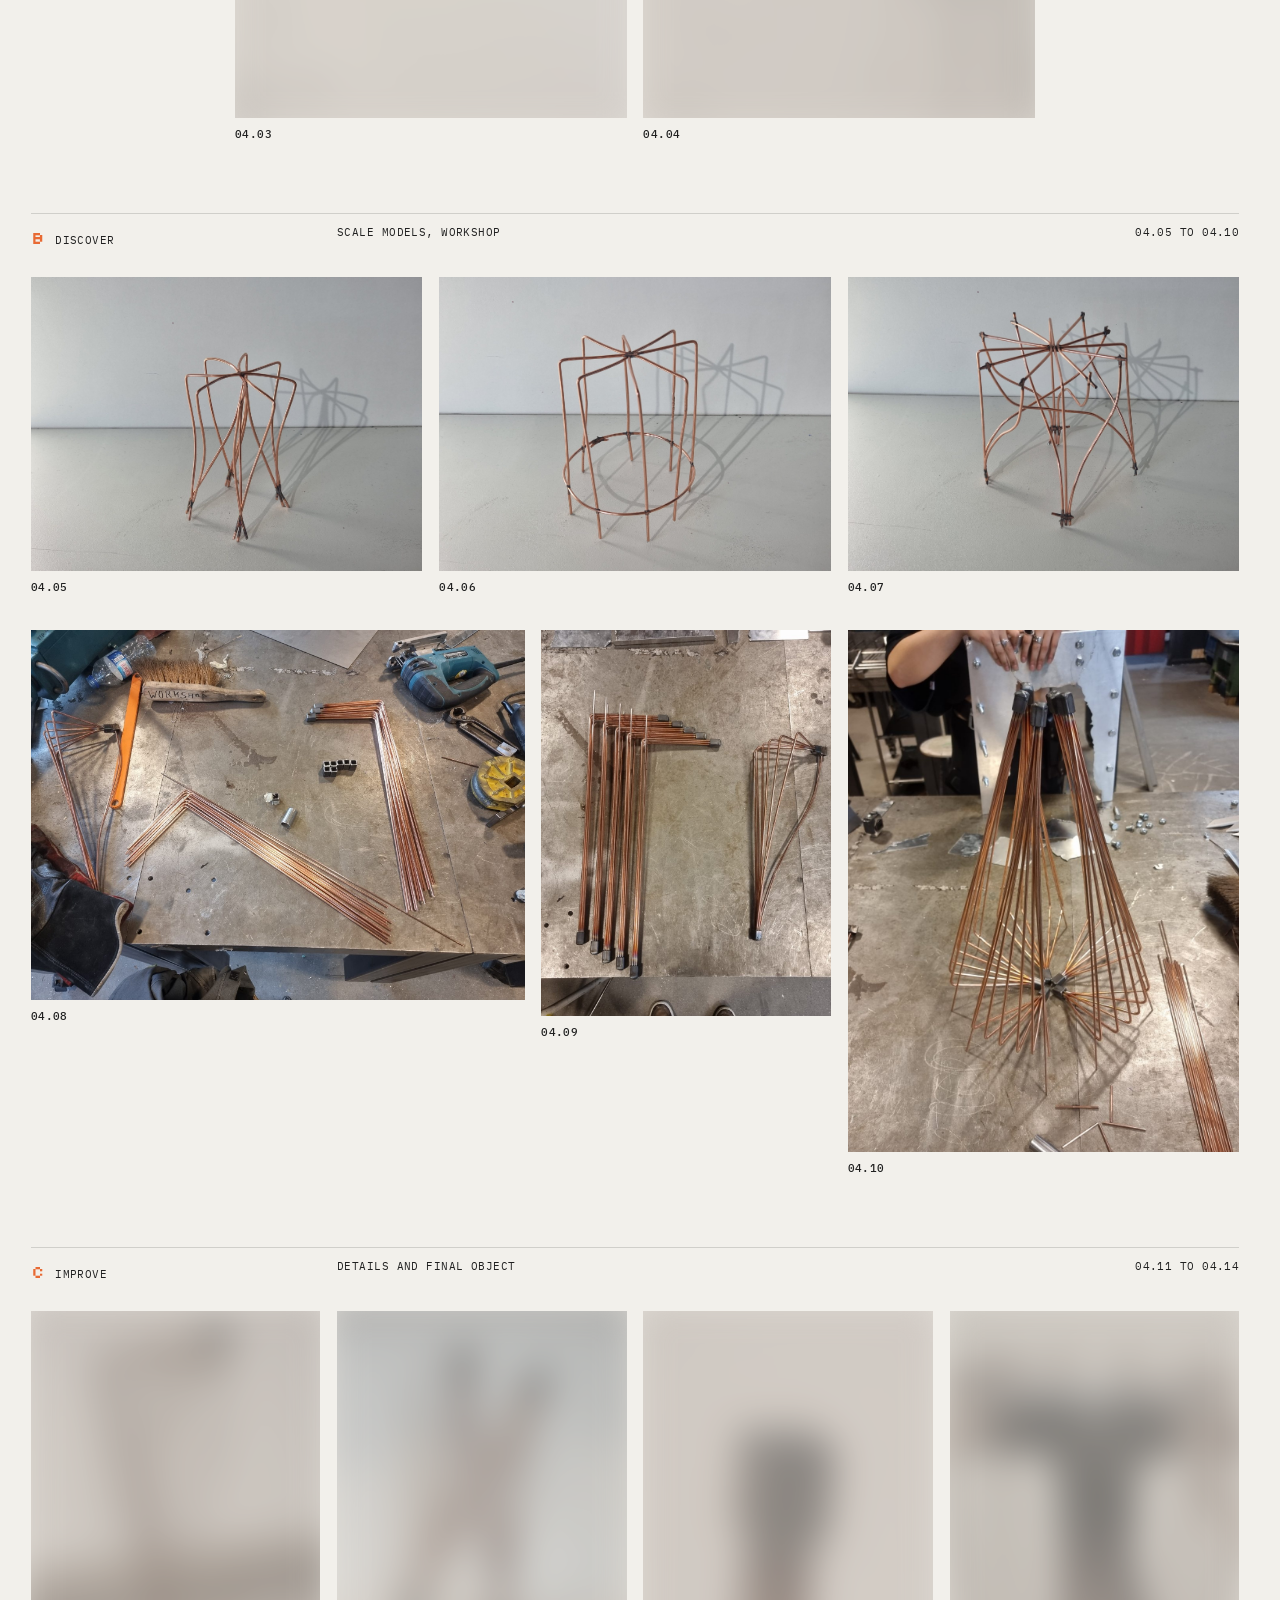
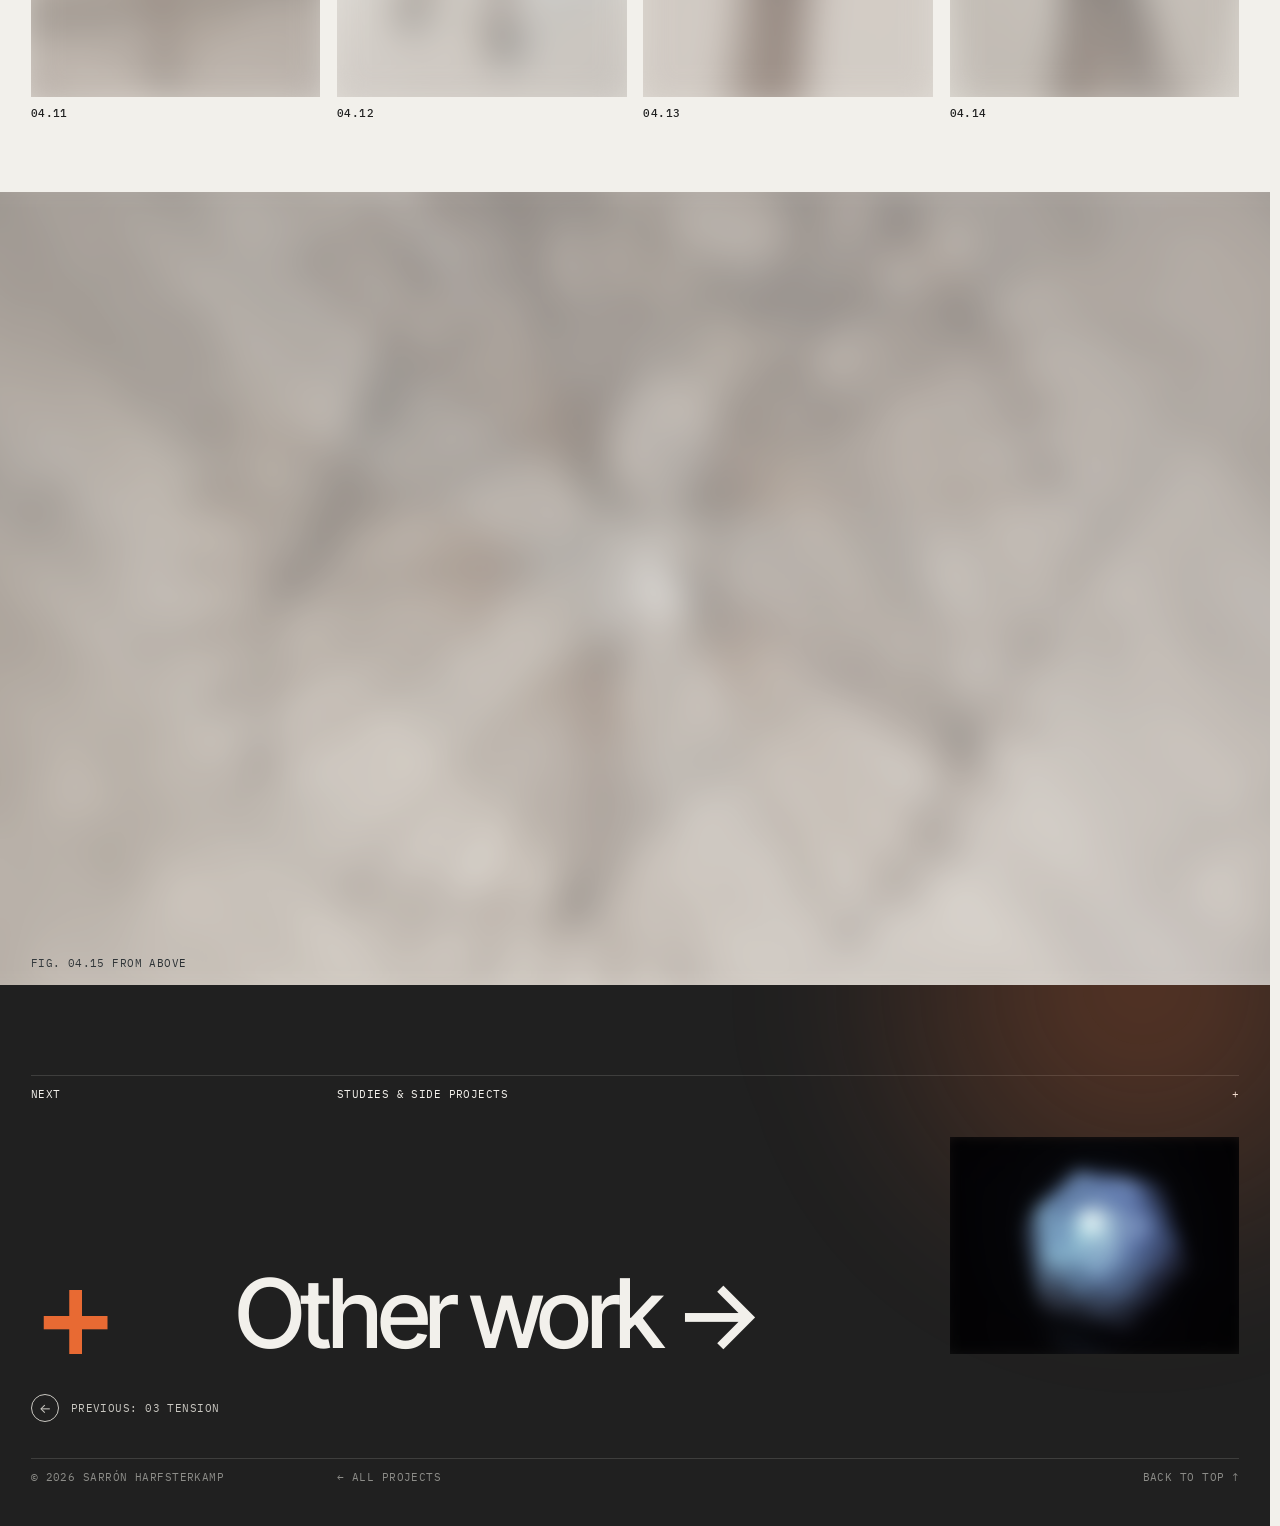
<file: wire-chair.html>
<!doctype html>
<html lang="en">
<head>
  <meta charset="utf-8">
  <meta name="viewport" content="width=device-width, initial-scale=1, viewport-fit=cover">
  <title>Wire Chair | Sarrón Harfsterkamp</title>
  <meta name="description" content="Wire Chair, a copper rod chair by Sarrón Harfsterkamp: bent, shaped and welded into a sturdy but thin contour. October 2024.">
  <meta name="author" content="Sarrón Harfsterkamp">
  <meta name="robots" content="index, follow, max-image-preview:large">
  <meta name="theme-color" content="#F2F0EB">
  <link rel="canonical" href="https://sarronharfsterkamp.com/wire-chair">
  <meta property="og:type" content="article">
  <meta property="og:site_name" content="Sarrón Harfsterkamp">
  <meta property="og:title" content="Wire Chair | Sarrón Harfsterkamp">
  <meta property="og:description" content="Wire Chair, a copper rod chair by Sarrón Harfsterkamp: bent, shaped and welded into a sturdy but thin contour. October 2024.">
  <meta property="og:url" content="https://sarronharfsterkamp.com/wire-chair">
  <meta property="og:image" content="https://sarronharfsterkamp.com/img/20241018-002949.jpg">
  <meta property="og:locale" content="en_GB">
  <meta name="twitter:card" content="summary_large_image">
  <meta name="twitter:title" content="Wire Chair | Sarrón Harfsterkamp">
  <meta name="twitter:description" content="Wire Chair, a copper rod chair by Sarrón Harfsterkamp: bent, shaped and welded into a sturdy but thin contour. October 2024.">
  <meta name="twitter:image" content="https://sarronharfsterkamp.com/img/20241018-002949.jpg">
  <script type="application/ld+json">{"@context": "https://schema.org", "@graph": [{"@type": "Person", "@id": "https://sarronharfsterkamp.com/#person", "name": "Sarrón Harfsterkamp", "alternateName": ["Sarron Harfsterkamp"], "jobTitle": "Experimental modular product designer", "url": "https://sarronharfsterkamp.com/", "image": "https://sarronharfsterkamp.com/img/portrait.jpg", "sameAs": ["https://www.instagram.com/sarron.harfsterkamp/"], "address": {"@type": "PostalAddress", "addressLocality": "Eindhoven", "addressCountry": "NL"}, "knowsAbout": ["Product design", "Modular design", "Lighting design", "Material research", "Metal work", "Electronics"]}, {"@type": "CreativeWork", "name": "Wire Chair", "url": "https://sarronharfsterkamp.com/wire-chair", "description": "Wire Chair, a copper rod chair by Sarrón Harfsterkamp: bent, shaped and welded into a sturdy but thin contour. October 2024.", "image": "https://sarronharfsterkamp.com/img/20241018-002949.jpg", "creator": {"@id": "https://sarronharfsterkamp.com/#person"}, "inLanguage": "en", "dateCreated": "2024-10"}]}</script>
  <link rel="preconnect" href="https://fonts.googleapis.com">
  <link rel="preconnect" href="https://fonts.gstatic.com" crossorigin>
  <link href="https://fonts.googleapis.com/css2?family=IBM+Plex+Mono:wght@400;500&family=Inter:wght@400;500&family=Inter+Tight:wght@500;600&family=Silkscreen&display=swap" rel="stylesheet">
  <link rel="icon" type="image/svg+xml" href="favicon.svg">
  <link rel="stylesheet" href="style.css">
</head>
<body>

<div class="grain" aria-hidden="true"></div>
<div class="gridlines" aria-hidden="true"><div class="g12"><span></span><span></span><span></span><span></span><span></span><span></span><span></span><span></span><span></span><span></span><span></span><span></span></div></div>
<div class="cursor" aria-hidden="true"><span class="cursor__box"></span><span class="cursor__t">X 0000 · Y 00000</span></div>

<header class="bar">
  <a href="/" class="bar__logo" aria-label="Sarrón Harfsterkamp, home"><svg class="logo" viewBox="0 0 64 64" aria-hidden="true"><rect class="k" x="34.72" y="28.5" width="7.0" height="7.0" transform="rotate(0.0 38.22 32.0)"/><rect class="k" x="20.27" y="35.5" width="7.57" height="7.57" transform="rotate(137.5 24.05 39.28)"/><rect class="k" x="29.15" y="14.07" width="8.14" height="8.14" transform="rotate(275.0 33.22 18.14)"/><rect class="k" x="37.67" y="40.72" width="8.71" height="8.71" transform="rotate(412.5 42.02 45.07)"/><rect class="k" x="8.97" y="24.11" width="9.29" height="9.29" transform="rotate(550.0 13.62 28.75)"/><rect class="k" x="44.48" y="15.99" width="9.86" height="9.86" transform="rotate(687.5 49.41 20.92)"/><rect class="k" x="20.96" y="48.45" width="10.43" height="10.43" transform="rotate(825.0 26.18 53.67)"/><rect class="a" x="15.39" y="5.11" width="11.0" height="11.0" transform="rotate(962.6 20.89 10.61)"/></svg><span class="mono">Sarrón Harfsterkamp</span></a>
  <nav class="bar__nav mono">
    <a href="/#about">About</a>
    <a href="/#work">Contents</a>
    <a href="/interactive-mirror">01</a>
    <a href="/light-block">02</a>
    <a href="/tension">03</a>
    <a href="/wire-chair" class="is-active">04</a>
    <a href="/other">Other</a>
    <a href="/#contact">Contact</a>
  </nav>
  <span class="bar__page mono">Project 04 / 04</span>
  <span class="bar__prog" aria-hidden="true"></span>
</header>

<section class="p-hero" id="top">
  <div>
    <div class="rule mono"><span>04 Chair</span><span>Metal explorations</span><span>Oct 2024</span></div>
    <header class="p-head g12">
      <div class="p-num">04</div>
      <div class="p-title">
        <h1>Wire<br>Chair</h1>
        <p class="mono grey">Sturdy yet thin, bent, shaped, welded</p>
      </div>
      <dl class="spec">
        <div><dt>Type</dt><dd>Chair</dd></div>
        <div><dt>Date</dt><dd>Oct 2024</dd></div>
      </dl>
    </header>
  </div>
  <figure class="p-hero__img fig" style="--pos:50% 50%">
    <div class="frame" style="height:100%"><img src="img/20241018-003058-r.jpg" alt="Metal rod chair, plan view from above"></div>
    <figcaption class="mono">Fig. 04.00 Plan, one rule repeated</figcaption>
  </figure>
</section>

<main>
  <div class="p-text g12">
    <p class="p-lead">A metal chair, elegantly bent and shaped into a <em>sturdy but thin contour</em>, welded at the ends and grown out of metal explorations.</p>
    <div class="p-toggle"><button class="more-btn mono" aria-expanded="false" aria-controls="m-p04"><span class="pm">+</span><span class="lbl" data-less="Close">Specs &amp; notes</span></button></div>
    <div class="more p-more" id="m-p04"><div><div class="p-more__in">
      <dl class="spec">
        <div><dt>Material</dt><dd>Metal rod (copper finish), welded ends</dd></div>
        <div><dt>Method</dt><dd>Sample making, bending, welding</dd></div>
        <div><dt>Context</dt><dd>First metal project</dd></div>
      </dl>
      <div class="p-note">
        <span class="mono">For me</span>
        <p>My first time working with metal, exploring it in unusual ways, from sample making to iterating and improving on it.</p>
      </div>
      <ul class="pairs mono">
        <li>Thin <i>↔</i> Sturdy</li>
        <li>Line <i>↔</i> Volume</li>
        <li>Bend <i>↔</i> Weld</li>
        <li>Sample <i>↔</i> Object</li>
      </ul>
    </div></div></div>
  </div>

  <div class="g12" style="row-gap:30px;margin-bottom:70px">
    <figure class="fig" style="--c:1/7;--ar:3/4"><div class="frame"><img loading="lazy" src="img/20241018-002949.jpg" alt="Metal rod chair, front"></div><figcaption><b>04.01</b> End result</figcaption></figure>
    <figure class="fig" style="--c:7/-1">
      <div class="frame" style="aspect-ratio:3/4">
        <img loading="lazy" src="img/20241018-002812.jpg" alt="Metal rod chair with shadow" style="--ar:3/4">
      </div>
      <figcaption><b>04.02</b> Wire Chair, Oct 2024</figcaption>
    </figure>
  </div>

  <div class="rule mono stage"><span><span class="pix">A</span>Explore</span><span>Metal samples: six ways to treat a material</span><span>S.01 to S.06 · 04.03 to 04.04</span></div>
  <div class="g12 samples">
    <figure class="fig sm" style="--c:1/5;--ar:4/3"><div class="frame"><img loading="lazy" src="img/20240912-202634.jpg" alt="Wire Chair: Bent rods"></div><figcaption><b>S.01</b> Bent rods</figcaption></figure>
    <figure class="fig sm" style="--c:5/9;--ar:4/3"><div class="frame"><img loading="lazy" src="img/20240912-202659.jpg" alt="Wire Chair: Slotted sheet"></div><figcaption><b>S.02</b> Slotted sheet</figcaption></figure>
    <figure class="fig sm" style="--c:9/-1;--ar:4/3"><div class="frame"><img loading="lazy" src="img/20240912-202731.jpg" alt="Wire Chair: Folded plate"></div><figcaption><b>S.03</b> Folded plate</figcaption></figure>
    <figure class="fig sm" style="--c:1/5;--ar:4/3"><div class="frame"><img loading="lazy" src="img/20240912-202754.jpg" alt="Wire Chair: Woven"></div><figcaption><b>S.04</b> Woven</figcaption></figure>
    <figure class="fig sm" style="--c:5/9;--ar:4/3"><div class="frame"><img loading="lazy" src="img/20240912-202833.jpg" alt="Wire Chair: Bundle"></div><figcaption><b>S.05</b> Bundle</figcaption></figure>
    <figure class="fig sm" style="--c:9/-1;--ar:4/3"><div class="frame"><img loading="lazy" src="img/20240912-202907.jpg" alt="Wire Chair: Branch"></div><figcaption><b>S.06</b> Branch</figcaption></figure>
    <figure class="fig" style="--c:3/7;--ar:3/4"><div class="frame"><img loading="lazy" src="img/20240920-084109-crop.jpg" alt="Wire Chair: Form sketches"></div><figcaption><b>04.03</b> Form sketches</figcaption></figure>
    <figure class="fig" style="--c:7/11;--ar:3/4"><div class="frame"><img loading="lazy" src="img/20241018-004142.jpg" alt="Wire Chair: Iteration sketches"></div><figcaption><b>04.04</b> Iteration sketches</figcaption></figure>
  </div>

  <div class="rule mono stage"><span><span class="pix">B</span>Discover</span><span>Scale models, workshop</span><span>04.05 to 04.10</span></div>
  <div class="g12">
    <figure class="fig" style="--c:1/5;--ar:4/3"><div class="frame"><img loading="lazy" src="img/20241004-120137.jpg" alt="Wire Chair: Model, twist"></div><figcaption><b>04.05</b> Model, twist</figcaption></figure>
    <figure class="fig" style="--c:5/9;--ar:4/3"><div class="frame"><img loading="lazy" src="img/20241004-120159.jpg" alt="Wire Chair: Model, cage"></div><figcaption><b>04.06</b> Model, cage</figcaption></figure>
    <figure class="fig" style="--c:9/-1;--ar:4/3"><div class="frame"><img loading="lazy" src="img/20241004-120224.jpg" alt="Wire Chair: Model, web"></div><figcaption><b>04.07</b> Model, web</figcaption></figure>
    <figure class="fig" style="--c:1/6;--ar:4/3"><div class="frame"><img loading="lazy" src="img/20241015-151246.jpg" alt="Wire Chair: Workshop, bending"></div><figcaption><b>04.08</b> Workshop, bending</figcaption></figure>
    <figure class="fig" style="--c:6/9;--ar:3/4"><div class="frame"><img loading="lazy" src="img/20241015-190858.jpg" alt="Wire Chair: Leg bundles"></div><figcaption><b>04.09</b> Leg bundles</figcaption></figure>
    <figure class="fig" style="--c:9/-1;--ar:3/4"><div class="frame"><img loading="lazy" src="img/20241015-194247.jpg" alt="Wire Chair: Assembly"></div><figcaption><b>04.10</b> Assembly</figcaption></figure>
  </div>

  <div class="rule mono stage"><span><span class="pix">C</span>Improve</span><span>Details and final object</span><span>04.11 to 04.14</span></div>
  <div class="g12">
    <figure class="fig" style="--c:1/4;--ar:3/4"><div class="frame"><img loading="lazy" src="img/20241018-003404.jpg" alt="Wire Chair: Test leg"></div><figcaption><b>04.11</b> Test leg</figcaption></figure>
    <figure class="fig" style="--c:4/7;--ar:3/4"><div class="frame"><img loading="lazy" src="img/20241018-145206.jpg" alt="Wire Chair: Iteration sample"></div><figcaption><b>04.12</b> Iteration sample</figcaption></figure>
    <figure class="fig" style="--c:7/10;--ar:3/4"><div class="frame"><img loading="lazy" src="img/20241018-003450.jpg" alt="Wire Chair: Welded cap"></div><figcaption><b>04.13</b> Welded cap</figcaption></figure>
    <figure class="fig" style="--c:10/-1;--ar:3/4"><div class="frame"><img loading="lazy" src="img/20241018-003527.jpg" alt="Wire Chair: Center connection"></div><figcaption><b>04.14</b> Center connection</figcaption></figure>
  </div>
  <figure class="bleed fig" style="--pos:50% 50%">
    <div class="frame"><img loading="lazy" src="img/20241018-002746-r.jpg" alt="Metal rod chair seen from above"></div>
    <figcaption class="mono">Fig. 04.15 From above</figcaption>
  </figure>
</main>

<section class="next dark">
  <div class="rule mono"><span>Next</span><span>Studies &amp; side projects</span><span>+</span></div>
  <a class="next__link" href="/other"><span class="pix">+</span><b>Other work →</b><span class="thumb"><img loading="lazy" src="img/o-13.jpg" alt=""></span></a>
  <a class="prev" href="/tension"><span class="prev__a" aria-hidden="true">←</span><span class="mono">Previous: 03 Tension</span></a>
  <div class="foot">
    <div class="rule mono"><span>© 2026 Sarrón Harfsterkamp</span><span><a href="/#work">← All projects</a></span><span><a href="#top">Back to top ↑</a></span></div>
  </div>
</section>

<div class="lb" id="lb"><img alt=""><p class="mono"><span id="lbCap"></span><span>Esc / click to close</span></p></div>

<script src="main.js"></script>
</body>
</html>
</file>
<file: style.css>
/* ==========================================================================
   Sarrón Harfsterkamp, portfolio
   Swiss modernism × industrial minimalism × grain / pixel / diffusion
   ========================================================================== */

@property --r { syntax: "<length>"; inherits: true; initial-value: 0px; }

:root {
  --paper: #F2F0EB;
  --paper-2: #E8E5DE;
  --ink: #202020;
  --ink-2: #2B2B2A;
  --grey: #A6A6A2;
  --signal: #E86A33;
  --line: rgba(32, 32, 32, .16);
  --line-d: rgba(242, 240, 235, .14);

  --pad: clamp(16px, 2.4vw, 40px);
  --gut: clamp(10px, 1.3vw, 22px);
  --bar: 46px;

  --f-disp: "Neue Haas Grotesk Display Pro", "Helvetica Neue", "Inter Tight", sans-serif;
  --f-body: "Inter", system-ui, sans-serif;
  --f-mono: "IBM Plex Mono", ui-monospace, monospace;
  --f-pix: "Silkscreen", monospace;
}

* { box-sizing: border-box; margin: 0; padding: 0; }
html { scroll-behavior: smooth; scroll-padding-top: var(--bar); scrollbar-gutter: stable; scrollbar-width: thin; scrollbar-color: #8c8c88 var(--paper); }
::-webkit-scrollbar { width: 8px; }
::-webkit-scrollbar-track { background: var(--paper); }
::-webkit-scrollbar-thumb { background: #b9b7b1; }
body {
  background: var(--paper);
  color: var(--ink);
  font: 400 15px/1.6 var(--f-body);
  -webkit-font-smoothing: antialiased;
  overflow-x: hidden;
}
img { display: block; max-width: 100%; }
a { color: inherit; text-decoration: none; }
button { font: inherit; color: inherit; background: none; border: 0; cursor: pointer; }
::selection { background: var(--signal); color: var(--paper); }

.sr-only { position: absolute; width: 1px; height: 1px; overflow: hidden; clip: rect(0 0 0 0); white-space: nowrap; }
.mono { font-family: var(--f-mono); font-size: 11px; line-height: 1.5; letter-spacing: .04em; text-transform: uppercase; }
.pix { font-family: var(--f-pix); font-weight: 400; }
.signal { color: var(--signal); }
.grey { color: var(--grey); }

/* ---------- layout primitives ---------- */
.g12 {
  display: grid;
  grid-template-columns: repeat(12, minmax(0, 1fr));
  column-gap: var(--gut);
  padding-inline: var(--pad);
}
.g12 > * { grid-column: var(--c, 1 / -1); grid-row: var(--row, auto); }

.rule {
  display: grid;
  grid-template-columns: repeat(12, minmax(0, 1fr));
  column-gap: var(--gut);
  margin-inline: var(--pad);
  padding-block: 10px;
  border-top: 1px solid var(--line);
}
.rule > :nth-child(1) { grid-column: 1 / 4; }
.rule > :nth-child(2) { grid-column: 4 / 9; }
.rule > :nth-child(3) { grid-column: 9 / -1; text-align: right; }
.dark .rule { border-color: var(--line-d); }

/* ---------- grain + grid overlays ---------- */
.grain {
  position: fixed; inset: -100px; z-index: 90; pointer-events: none;
  background-image: url("data:image/svg+xml,%3Csvg xmlns='http://www.w3.org/2000/svg' width='240' height='240'%3E%3Cfilter id='n'%3E%3CfeTurbulence type='fractalNoise' baseFrequency='.85' numOctaves='3' stitchTiles='stitch'/%3E%3CfeColorMatrix type='saturate' values='0'/%3E%3C/filter%3E%3Crect width='100%25' height='100%25' filter='url(%23n)'/%3E%3C/svg%3E");
  opacity: .16;
  mix-blend-mode: multiply;
  animation: grain .9s steps(5) infinite;
}
@keyframes grain {
  0% { transform: translate(0, 0); } 20% { transform: translate(-30px, 20px); }
  40% { transform: translate(25px, -35px); } 60% { transform: translate(-15px, 40px); }
  80% { transform: translate(35px, 10px); } 100% { transform: translate(0, 0); }
}

.gridlines {
  position: fixed; inset: 0; z-index: 95; pointer-events: none;
  opacity: 0; transition: opacity .3s;
}
.gridlines .g12 { height: 100%; }
.gridlines span { background: rgba(232, 106, 51, .07); border-inline: 1px solid rgba(232, 106, 51, .35); grid-column: auto; }
body.show-grid .gridlines { opacity: 1; }

/* ---------- cursor: one shape everywhere ---------- */
.has-cursor, .has-cursor * { cursor: none !important; }
.cursor {
  position: fixed; left: 0; top: 0; z-index: 400; pointer-events: none;
  opacity: 0; transition: opacity .2s; mix-blend-mode: difference; color: #fff;
}
.cursor.on { opacity: 1; }
.cursor__box {
  position: absolute; left: -7px; top: -7px; width: 14px; height: 14px; border: 1px solid #fff;
  transition: transform .25s cubic-bezier(.2, .7, 0, 1), background .2s;
}
.cursor__box::after { content: ""; position: absolute; left: 50%; top: 50%; width: 2px; height: 2px; margin: -1px 0 0 -1px; background: #fff; }
.cursor.hot .cursor__box { background: #fff; transform: scale(1.45); }
.cursor.down .cursor__box { transform: scale(.7); }
.cursor__t {
  position: absolute; left: 16px; top: 10px; white-space: nowrap; opacity: .75;
  font-family: var(--f-mono); font-size: 9.5px; letter-spacing: .06em;
}
@media (hover: none), (pointer: coarse) { .cursor { display: none; } }

/* ---------- intro ---------- */
.intro { display: none; }
.is-intro { overflow: hidden; }
.is-intro .intro { display: block; position: fixed; inset: 0; z-index: 85; }
.intro__bg {
  position: absolute; inset: 0;
  background:
    radial-gradient(34% 40% at 50% 50%, rgba(232, 106, 51, .28), rgba(232, 106, 51, 0) 70%),
    var(--paper);
}
.intro__cv { position: absolute; inset: 0; width: 100%; height: 100%; }
.intro__ui > * { position: absolute; }
.intro__ui .tl { left: var(--pad); top: 22px; }
.intro__ui .tr { right: var(--pad); top: 22px; text-align: right; }
.intro__ui .bl { left: var(--pad); bottom: 22px; }
.intro__ui .bl b { font-weight: 500; }
.intro__ui .br { right: var(--pad); bottom: 22px; color: var(--signal); }

.bar, .hero__word, .hero__intro, .lens, .hero__foot {
  transition: opacity 1.1s var(--d, 0s), transform 1.4s cubic-bezier(.2, .7, 0, 1) var(--d, 0s);
}
.bar { --d: .3s; } .hero__word { --d: 0s; } .hero__intro { --d: .1s; } .lens { --d: .2s; } .hero__foot { --d: .4s; }
.intro-hold .bar, .intro-hold .hero__word, .intro-hold .hero__intro, .intro-hold .lens, .intro-hold .hero__foot { opacity: 0; transform: translateY(14px); }
.intro-hold .bar { transform: translateY(-100%); }

/* ---------- home: full-screen sections, normal manual scrolling ---------- */
html.home { scroll-padding-top: 0; }
.home .screen { min-height: 100vh; min-height: 100svh; }

/* ---------- top bar ---------- */
.bar {
  position: fixed; inset: 0 0 auto 0; height: var(--bar); z-index: 80;
  display: grid; grid-template-columns: repeat(12, minmax(0, 1fr)); column-gap: var(--gut);
  align-items: center; padding-inline: var(--pad);
  background: rgba(242, 240, 235, .78);
  backdrop-filter: blur(14px) saturate(1.2);
  -webkit-backdrop-filter: blur(14px) saturate(1.2);
  border-bottom: 1px solid var(--line);
}
.bar__logo { grid-column: 1 / 4; display: flex; align-items: center; gap: 10px; width: fit-content; }
.bar__logo svg { width: 28px; height: 28px; flex: none; transition: transform .8s cubic-bezier(.2, .7, 0, 1); }
.bar__logo:hover svg { transform: rotate(137.5deg); }
.bar__logo .mono { white-space: nowrap; }
.logo .k { fill: var(--ink); } .logo .a { fill: var(--signal); }
.dark .logo .k { fill: var(--paper); }
.bar__nav { grid-column: 4 / 11; display: flex; gap: clamp(10px, 1.2vw, 20px); justify-content: center; }
.bar__nav a { position: relative; }
.bar__nav a { white-space: nowrap; }
.bar__nav a::after {
  content: ""; position: absolute; left: 0; right: 100%; bottom: -3px; height: 1px; background: var(--signal);
  transition: right .35s cubic-bezier(.2, .7, 0, 1);
}
.bar__nav a:hover::after, .bar__nav a.is-active::after { right: 0; }
.bar__page { grid-column: 11 / -1; text-align: right; }
.bar__prog {
  position: absolute; left: 0; right: 0; bottom: -1px; height: 1px; background: var(--signal);
  transform-origin: 0 50%; transform: scaleX(var(--prog, 0));
}

/* ---------- hero ---------- */
.hero {
  position: relative; overflow: hidden;
  height: 100vh; height: 100svh; min-height: 520px;
  display: grid; grid-template-columns: repeat(12, minmax(0, 1fr)); grid-template-rows: auto auto 1fr auto auto;
  column-gap: var(--gut); padding: calc(var(--bar) + 14px) var(--pad) 0;
  background:
    radial-gradient(38% 46% at 80% 34%, rgba(232, 106, 51, .55), rgba(232, 106, 51, 0) 70%),
    radial-gradient(30% 40% at 66% 60%, rgba(255, 214, 170, .55), rgba(255, 214, 170, 0) 70%),
    radial-gradient(50% 60% at 4% 100%, rgba(166, 166, 162, .55), rgba(166, 166, 162, 0) 70%),
    var(--paper);
}
.hero__glow {
  position: absolute; width: 46vw; height: 46vw; right: -6vw; top: -8vw; border-radius: 50%;
  background: radial-gradient(circle, rgba(232, 106, 51, .45), transparent 65%);
  filter: blur(60px); animation: breathe 9s ease-in-out infinite alternate; pointer-events: none;
}
@keyframes breathe { from { transform: scale(.9) translate(0, 0); opacity: .7; } to { transform: scale(1.08) translate(-3vw, 2vw); opacity: 1; } }

.hero__word {
  grid-column: 1 / 10; grid-row: 1; position: relative; z-index: 3;
  display: flex; align-items: flex-start; gap: .1em;
  font-family: var(--f-disp); font-weight: 600; font-size: clamp(56px, min(12.5vw, 20svh), 210px);
  line-height: .86; letter-spacing: -.055em; margin-left: -.04em;
}
.hero__word sup, .end__word sup {
  font-family: var(--f-mono); font-size: 11px; font-weight: 400; line-height: 1.5;
  letter-spacing: .04em; margin-top: .9em; vertical-align: baseline; white-space: nowrap;
}
.hero__intro {
  grid-column: 1 / 8; grid-row: 2; position: relative; z-index: 3; margin-top: 14px;
  font-family: var(--f-disp); font-weight: 500; font-size: clamp(18px, 1.7vw, 28px);
  line-height: 1.1; letter-spacing: -.015em;
}
.hero__intro em { font-style: normal; color: var(--signal); }

.lens {
  grid-column: 10 / -1; grid-row: 1 / 4; position: relative; z-index: 6;
  min-height: 0; display: flex; flex-direction: column; padding-bottom: 16px;
  --x: 50%; --y: 40%;
}
.lens__stack { position: relative; flex: 1; min-height: 0; overflow: hidden; background: #111; }
.lens img { position: absolute; inset: 0; width: 100%; height: 100%; object-fit: cover; }
.lens__blur { filter: blur(16px) saturate(.4) brightness(1.15); transform: scale(1.12); }
.lens__sharp { clip-path: circle(var(--r) at var(--x) var(--y)); transition: --r .6s cubic-bezier(.2, .7, 0, 1); }
.lens.on { --r: 120px; }
.touch .lens.on { --r: 90px; }
.lens .t-touch { display: none; }
.touch .lens .t-touch { display: inline; }
.touch .lens .t-mouse { display: none; }
.lens figcaption { display: flex; justify-content: space-between; margin-top: 8px; }
.lens__ring {
  position: absolute; left: var(--x); top: var(--y); width: calc(var(--r) * 2); height: calc(var(--r) * 2);
  translate: -50% -50%; border: 1px solid rgba(242, 240, 235, .6); border-radius: 50%; pointer-events: none;
  transition: --r .6s cubic-bezier(.2, .7, 0, 1);
}

#pixelname {
  grid-column: 1 / -1; grid-row: 4; position: relative; z-index: 4;
  width: 100%; height: min(30svh, 25vw); margin-bottom: 14px; pointer-events: none;
}
.hero__foot {
  grid-column: 1 / -1; grid-row: 5; position: relative; z-index: 5; padding-block: 14px;
  border-top: 1px solid var(--line); padding-inline: 0; align-items: end;
}
.hero__foot > :nth-child(1) { --c: 1 / 5; }
.hero__foot > :nth-child(2) { --c: 5 / 9; }
.hero__foot > :nth-child(3) { --c: 9 / -1; text-align: right; }
.hero__foot .g12 { padding: 0; }
.steps span { display: inline-block; transition: color .3s; }
.steps span.on { color: var(--signal); }

/* ---------- about ---------- */
.about {
  position: relative; overflow: hidden;
  display: flex; flex-direction: column; justify-content: center;
  padding-block: calc(var(--bar) + 20px) 32px;
}
.about__orb {
  position: absolute; width: 32vw; height: 32vw; left: 18vw; top: 30%; border-radius: 50%;
  background: radial-gradient(circle, rgba(232, 106, 51, .35), transparent 62%); filter: blur(50px);
  animation: drift 16s ease-in-out infinite alternate; pointer-events: none;
}
@keyframes drift { from { transform: translate(-6vw, -4vw); } to { transform: translate(8vw, 6vw); } }
.about .g12 { position: relative; row-gap: min(40px, 4svh); margin-top: min(36px, 3.5svh); align-items: start; }
.about__label { --c: 1 / 3; }
.about__label .pix { font-size: clamp(54px, min(7vw, 11svh), 120px); line-height: .8; display: block; margin-bottom: 14px; }

.portrait { --c: 3 / 6; }
.portrait__slot {
  position: relative; aspect-ratio: 4 / 5; height: min(48svh, 440px); width: auto; max-width: 100%;
  border: 1px dashed var(--grey);
  background:
    linear-gradient(to top right, transparent calc(50% - .5px), var(--line) 50%, transparent calc(50% + .5px)),
    linear-gradient(to top left, transparent calc(50% - .5px), var(--line) 50%, transparent calc(50% + .5px)),
    repeating-linear-gradient(0deg, transparent 0 23px, rgba(32, 32, 32, .05) 23px 24px),
    repeating-linear-gradient(90deg, transparent 0 23px, rgba(32, 32, 32, .05) 23px 24px),
    rgba(232, 229, 222, .6);
  display: grid; place-items: center; text-align: center;
}
.portrait__slot.has-photo { border: 0; background: none; overflow: hidden; }
.portrait__slot.has-photo img { width: 100%; height: 100%; object-fit: cover; object-position: 50% 24%; }
.portrait__slot .mono { background: var(--paper); padding: 6px 10px; border: 1px solid var(--line); }
.portrait__slot i { position: absolute; width: 10px; height: 10px; border-color: var(--signal); border-style: solid; }
.portrait__slot i:nth-of-type(1) { left: -1px; top: -1px; border-width: 1px 0 0 1px; }
.portrait__slot i:nth-of-type(2) { right: -1px; top: -1px; border-width: 1px 1px 0 0; }
.portrait__slot i:nth-of-type(3) { left: -1px; bottom: -1px; border-width: 0 0 1px 1px; }
.portrait__slot i:nth-of-type(4) { right: -1px; bottom: -1px; border-width: 0 1px 1px 0; }
.portrait figcaption { margin-top: 8px; display: flex; justify-content: space-between; color: var(--grey); max-width: calc(min(48svh, 440px) * .8); }

.statement { --c: 7 / -1; }
.statement h2 {
  font-family: var(--f-disp); font-weight: 500; font-size: clamp(24px, min(2.6vw, 4.6svh), 44px);
  line-height: 1.06; letter-spacing: -.025em; margin-bottom: min(30px, 3svh);
}
.statement h2 em { font-style: normal; color: var(--signal); }
.statement p { max-width: 60ch; margin-bottom: 1em; color: #3b3b3a; }
.statement mark { background: none; color: var(--ink); box-shadow: inset 0 -.42em 0 rgba(232, 106, 51, .22); }

.method { --c: 3 / -1; display: grid; grid-template-columns: repeat(3, 1fr); gap: var(--gut); }
.method li { list-style: none; border-top: 1px solid var(--ink); padding-top: 12px; }
.method .pix { font-size: 28px; display: block; margin-bottom: 6px; }
.method b { font-family: var(--f-disp); font-weight: 500; font-size: 22px; letter-spacing: -.01em; display: block; margin-bottom: 6px; }
.method p { font-size: 13.5px; color: #4a4a48; max-width: 34ch; }
.materials { --c: 3 / -1; display: flex; gap: 8px; flex-wrap: wrap; }
.materials span { border: 1px solid var(--ink); padding: 4px 10px; border-radius: 99px; }
.materials span:first-child { border: 0; padding-left: 0; color: var(--grey); }

/* ---------- contents + showcase ---------- */
.index {
  position: relative; display: flex; flex-direction: column; justify-content: center;
  padding-block: calc(var(--bar) + 20px) 28px;
}
.show {
  display: flex; gap: var(--gut); margin: 14px var(--pad) 0;
  height: clamp(260px, 55svh, 640px);
}
.show__p {
  position: relative; flex: 1 1 0; min-width: 0; overflow: hidden; color: var(--ink);
  display: flex; flex-direction: column;
  transition: flex-grow .9s cubic-bezier(.2, .7, 0, 1);
}
@media (hover: hover) {
  .show:hover .show__p { flex-grow: .8; }
  .show .show__p:hover { flex-grow: 2.2; }
}
.show.has-active .show__p { flex-grow: .8; }
.show .show__p.active { flex-grow: 2.2; }
.show__tap { position: absolute; top: 10px; left: 12px; z-index: 2; opacity: 0; transition: opacity .3s; background: var(--signal); color: var(--ink); padding: 3px 8px; }
.show__p.active .show__tap { opacity: 1; }
.show__media { position: relative; flex: 1; min-height: 0; overflow: hidden; background: var(--ink); color: var(--paper); }
.show__p img {
  position: absolute; inset: 0; width: 100%; height: 100%; object-fit: cover;
  transition: opacity 1.6s ease, filter 1.6s ease, transform 2.4s cubic-bezier(.2, .7, 0, 1);
}
.show__p img + img { opacity: 0; filter: blur(14px); transform: scale(1.06); }
.show__p.alt img:first-child { opacity: 0; filter: blur(14px); transform: scale(1.06); }
.show__p.alt img + img { opacity: 1; filter: none; transform: none; }
.show__media::after { content: ""; position: absolute; inset: 0; background: linear-gradient(to top, rgba(20, 20, 20, .78), transparent 48%); pointer-events: none; }
.show__cap {
  position: absolute; left: 14px; right: 14px; bottom: 12px; z-index: 2;
  display: grid; grid-template-columns: auto 1fr auto; align-items: end; gap: 10px;
}
.show__cap .pix { font-size: 26px; line-height: .8; color: var(--signal); }
.show__cap b { font-family: var(--f-disp); font-weight: 500; font-size: clamp(17px, 1.5vw, 26px); letter-spacing: -.02em; line-height: 1; white-space: normal; }
.show__cap .mono { opacity: .8; }
.show__dots { position: absolute; top: 12px; right: 12px; z-index: 2; display: flex; gap: 4px; }
.show__dots i { width: 6px; height: 6px; border: 1px solid var(--paper); }
.show__dots i:first-child, .show__p.alt .show__dots i + i { background: var(--paper); }
.show__p.alt .show__dots i:first-child { background: none; }
.show__meta {
  display: grid; gap: 2px; align-content: start; min-height: 76px;
  padding-top: 10px; border-top: 1px solid var(--ink);
  font-family: var(--f-mono); font-size: 10px; line-height: 1.35; letter-spacing: .035em; text-transform: uppercase;
}
.show__meta span:first-child { color: var(--ink); }
.show__meta span:nth-child(2), .show__meta span:last-child { color: var(--grey); }
.show__meta span:last-child { margin-top: 2px; }

/* ---------- project page ---------- */
.p-hero {
  display: grid; grid-template-rows: auto 1fr; padding-top: var(--bar);
  height: 100vh; height: 100svh; min-height: 520px;
}
.p-hero .rule { margin-top: 12px; border-top: 0; padding-top: 0; }
.p-hero .p-head { padding-bottom: 20px; }
.p-hero__img { position: relative; min-height: 0; overflow: hidden; cursor: zoom-in; }
.p-hero__img img { width: 100%; height: 100%; object-fit: cover; object-position: var(--pos, 50% 50%); }
.p-hero__img.fig figcaption { position: absolute; left: var(--pad); bottom: 14px; margin: 0; color: var(--paper); mix-blend-mode: difference; }
.p-hero__duo { display: grid; grid-template-columns: 1fr 1fr; min-height: 0; }
.p-hero__duo .p-hero__img { height: 100%; }

.next { position: relative; overflow: hidden; padding-block: 90px 30px; }
.next::before {
  content: ""; position: absolute; width: 60vw; height: 60vw; right: -20vw; top: -30vw; border-radius: 50%;
  background: radial-gradient(circle, rgba(232, 106, 51, .3), transparent 62%); filter: blur(60px); pointer-events: none;
}
.next__link {
  position: relative; display: grid; grid-template-columns: repeat(12, minmax(0, 1fr)); column-gap: var(--gut);
  align-items: end; padding: 24px var(--pad) 40px;
}
.next__link .pix { grid-column: 1 / 3; font-size: clamp(60px, 8vw, 140px); line-height: .75; color: var(--signal); }
.next__link b {
  grid-column: 3 / 10; font-family: var(--f-disp); font-weight: 500; font-size: clamp(44px, 7.5vw, 130px);
  line-height: .86; letter-spacing: -.05em; transition: transform .6s cubic-bezier(.2, .7, 0, 1);
}
.next__link .thumb { grid-column: 10 / -1; aspect-ratio: 4 / 3; overflow: hidden; }
.next__link .thumb img { width: 100%; height: 100%; object-fit: cover; filter: blur(8px) grayscale(.6); transform: scale(1.06); transition: filter .8s, transform 1s; }
.next__link:hover b { transform: translateX(16px); }
.next__link:hover .thumb img { filter: none; transform: none; }
.next .foot { margin-top: 36px; }
.prev { display: inline-flex; align-items: center; gap: 12px; margin: 0 var(--pad); color: #c9c7c1; transition: color .25s; }
.prev__a {
  display: inline-grid; place-items: center; width: 28px; height: 28px; border: 1px solid currentColor; border-radius: 50%;
  font-size: 13px; line-height: 1; transition: transform .4s cubic-bezier(.2, .7, 0, 1), background .25s, color .25s;
}
.prev:hover { color: var(--signal); }
.prev:hover .prev__a { transform: translateX(-5px); }

/* ---------- other work page ---------- */
.ow-head { padding: calc(var(--bar) + 14px) 0 0; }
.ow-head .p-head { padding-bottom: 34px; }
.ow-head .rule { border-top: 0; padding-top: 0; }
.ow-lead { --c: 4 / 10; font-family: var(--f-disp); font-weight: 500; font-size: clamp(18px, 1.8vw, 28px); line-height: 1.15; letter-spacing: -.015em; }
.ow-lead em { font-style: normal; color: var(--signal); }
.ow-field { position: relative; margin: 26px var(--pad) 110px; }
.ow-field > .fig { position: absolute; margin: 0; }
.ow-field .fig .frame { background: var(--paper-2); }
.ow-field .fig img { width: 100%; height: auto; aspect-ratio: auto; object-fit: contain; }
.ow-field .fig figcaption { margin-top: 6px; }
.ow-field .fig figcaption .cap-t { display: none; }
.ow-field.stack { columns: 2; column-gap: var(--gut); }
.ow-field.stack > .fig { position: relative; left: auto !important; top: auto !important; width: auto !important; break-inside: avoid; margin-bottom: 20px; }

/* ---------- project ---------- */
.project { position: relative; }
.p-head { row-gap: 20px; align-items: end; padding-bottom: 28px; }
.p-num { --c: 1 / 4; font-family: var(--f-pix); font-size: clamp(64px, min(10vw, 17svh), 180px); line-height: .72; letter-spacing: -.02em; }
.p-title { --c: 4 / 10; }
.p-title h1, .p-title h2 {
  font-family: var(--f-disp); font-weight: 500; font-size: clamp(44px, min(8.4vw, 14svh), 150px);
  line-height: .86; letter-spacing: -.05em;
}
.p-title p { margin-top: 14px; }
.spec { --c: 10 / -1; font-family: var(--f-mono); font-size: 11px; text-transform: uppercase; letter-spacing: .04em; }
.spec div { display: grid; grid-template-columns: 9ch 1fr; gap: 10px; border-top: 1px solid var(--line); padding-block: 5px; }
.spec dt { color: var(--grey); }
.dark .spec div { border-color: var(--line-d); }

.p-text { row-gap: 22px; padding-block: 70px 90px; align-items: end; }
.p-lead {
  --c: 3 / 9; font-family: var(--f-disp); font-weight: 500; font-size: clamp(22px, 2.1vw, 34px);
  line-height: 1.12; letter-spacing: -.02em;
}
.p-lead em { font-style: normal; color: var(--signal); }
.p-toggle { --c: 10 / -1; }
.p-more { --c: 3 / -1; }
.p-more__in {
  display: grid; grid-template-columns: repeat(10, minmax(0, 1fr)); column-gap: var(--gut); row-gap: 24px;
  padding-top: 26px; border-top: 1px solid var(--line); margin-top: 6px;
}
.p-more__in .spec { grid-column: 1 / 4; }
.p-more__in .p-note { grid-column: 5 / 8; }
.p-more__in .pairs { grid-column: 8 / -1; grid-template-columns: 1fr; gap: 6px; }
.p-note .mono { display: block; margin-bottom: 10px; color: var(--grey); }
.p-note p { color: #3b3b3a; }
.pairs { display: grid; grid-template-columns: repeat(4, 1fr); gap: var(--gut); list-style: none; }
.pairs li { border-top: 1px solid var(--ink); padding-top: 8px; display: flex; justify-content: space-between; }
.pairs li i { font-style: normal; color: var(--signal); }

/* read-more */
.more { display: grid; grid-template-rows: 0fr; transition: grid-template-rows .7s cubic-bezier(.2, .7, 0, 1); }
.more.open { grid-template-rows: 1fr; }
.more > div { overflow: hidden; min-height: 0; }
.more-btn {
  display: inline-flex; align-items: center; gap: 10px; padding-block: 6px;
  font-family: var(--f-mono); font-size: 11px; letter-spacing: .04em; text-transform: uppercase;
  transition: color .25s;
}
.more-btn .pm {
  display: inline-grid; place-items: center; width: 20px; height: 20px; border: 1px solid currentColor; border-radius: 50%;
  font-size: 13px; line-height: 1; transition: transform .45s cubic-bezier(.2, .7, 0, 1), background .3s, border-color .3s, color .3s;
}
.more-btn:hover { color: var(--signal); }
.more-btn[aria-expanded="true"] .pm { transform: rotate(45deg); background: var(--signal); border-color: var(--signal); color: var(--paper); }
.statement .more-btn { margin-bottom: 4px; }
.statement .more > div > p:first-child { margin-top: 14px; }

/* captions: number visible, description on hover */
.cap-t { display: inline-block; }
.has-cursor .fig figcaption .cap-t { opacity: 0; transform: translateX(-6px); transition: opacity .35s, transform .5s cubic-bezier(.2, .7, 0, 1); }
.has-cursor .fig:hover figcaption .cap-t { opacity: 1; transform: none; }

.stage { margin-top: 30px; }
.stage .pix { font-size: 18px; color: var(--signal); margin-right: 10px; }
.stage + .g12 { row-gap: 34px; margin-top: 16px; margin-bottom: 70px; align-items: start; }

/* figures */
.fig { position: relative; }
.fig .frame { position: relative; overflow: hidden; background: var(--paper-2); cursor: zoom-in; }
.fig img {
  width: 100%; height: 100%; object-fit: cover; aspect-ratio: var(--ar, auto);
  filter: blur(18px) saturate(.5) contrast(.9); transform: scale(1.08); opacity: .55;
  transition: filter 1.4s cubic-bezier(.2, .7, 0, 1), transform 1.6s cubic-bezier(.2, .7, 0, 1), opacity 1s;
}
.fig.in img { filter: none; transform: none; opacity: 1; }
.fig .frame:hover img { transform: scale(1.015); }
.fig figcaption {
  display: flex; gap: 10px; margin-top: 8px; font-family: var(--f-mono); font-size: 10.5px;
  letter-spacing: .04em; text-transform: uppercase; color: var(--grey);
}
.fig figcaption b { color: var(--ink); font-weight: 500; }
.dark .fig figcaption b { color: var(--paper); }
.fig.sm figcaption { font-size: 9.5px; }

.fig.contain .frame { background: var(--paper-2); }
.fig.contain img { object-fit: contain; }
.bleed { position: relative; }
.bleed .frame { cursor: zoom-in; }
.bleed img { width: 100%; height: min(92vh, 62vw); object-fit: cover; object-position: var(--pos, 50% 50%); }
.bleed figcaption { position: absolute; left: var(--pad); bottom: 14px; color: var(--paper); mix-blend-mode: difference; }
/* portrait photo in a wide frame: sharp photo centred over a blurred copy of itself */
.pb .frame::before { content: ""; position: absolute; inset: -60px; background: var(--bg) center / cover no-repeat; filter: blur(36px) saturate(1.05); opacity: .9; }
.pb .frame img { position: relative; object-fit: contain; }

/* annotations */
.annot { position: absolute; left: var(--ax); top: var(--ay); z-index: 2; pointer-events: none; }
.annot::before {
  content: ""; position: absolute; width: 13px; height: 13px; left: -6px; top: -6px;
  border: 1px solid var(--signal); border-radius: 50%;
  background: radial-gradient(circle, var(--signal) 0 2px, transparent 2.5px);
}
.annot span {
  position: absolute; left: 30px; top: -8px; white-space: nowrap;
  font-family: var(--f-mono); font-size: 10px; letter-spacing: .05em; text-transform: uppercase;
  background: var(--paper); color: var(--ink); padding: 2px 6px;
}
.annot span::before { content: ""; position: absolute; right: 100%; top: 50%; width: 22px; height: 1px; background: var(--signal); }
.annot.l span { left: auto; right: 30px; }
.annot.l span::before { right: auto; left: 100%; }

/* ---------- dark bands ---------- */
.dark { background: var(--ink); color: var(--paper); }
.dark .grey, .dark .spec dt { color: #8c8c88; }

/* ---------- console (P01) ---------- */
.console { position: relative; padding-block: 70px; overflow: hidden; }
.console::before {
  content: ""; position: absolute; width: 50vw; height: 50vw; right: -10vw; top: -10vw; border-radius: 50%;
  background: radial-gradient(circle, rgba(232, 106, 51, .22), transparent 62%); filter: blur(40px);
}
.console .g12 { position: relative; row-gap: 30px; align-items: end; }
.console__intro { --c: 1 / 4; align-self: start; }
.console__intro h3 { font-family: var(--f-disp); font-weight: 500; font-size: clamp(28px, 2.8vw, 46px); line-height: 1; letter-spacing: -.03em; margin: 8px 0 16px; }
.console__intro p { color: #c9c7c1; max-width: 40ch; font-size: 14px; }
.console__intro .more-btn { margin-top: 18px; }
.console__intro .more p { padding-top: 10px; color: #8c8c88; }
.console__ctl { display: flex; gap: 8px; margin-top: 18px; }
.chip {
  font-family: var(--f-mono); font-size: 11px; letter-spacing: .04em; text-transform: uppercase;
  padding: 7px 14px; border: 1px solid #5a5a57; border-radius: 99px; transition: background .25s, border-color .25s, color .25s;
}
.chip:hover { border-color: var(--paper); }
.chip[aria-pressed="true"] { background: var(--signal); border-color: var(--signal); color: var(--ink); }

.vor { position: relative; }
.vor--ctrl { --c: 4 / 8; }
.vor--out { --c: 8 / -1; }
.vor svg { width: 100%; height: auto; display: block; overflow: visible; }
.vor figcaption { display: flex; justify-content: space-between; margin-top: 12px; padding-top: 8px; border-top: 1px solid var(--line-d); color: #8c8c88; }
.vor figcaption b { color: var(--paper); font-weight: 500; }
.ctrl-cell { fill: #2a2a29; stroke: #4a4a47; stroke-width: .35; transition: fill .3s; }
.ctrl-cell:hover { fill: #3a3a38; }
.ctrl-cell:focus { outline: none; stroke: var(--paper); }
.ctrl-cell[aria-pressed="true"] { fill: var(--signal); stroke: var(--signal); }
.ctrl-num { font-family: var(--f-mono); font-size: 3px; fill: #8c8c88; pointer-events: none; text-anchor: middle; dominant-baseline: middle; }
.ctrl-num.on { fill: var(--ink); }
.mir { stroke: #5a5a57; stroke-width: .3; stroke-linejoin: round; }
.mir.lit { filter: drop-shadow(0 0 2.5px rgba(255, 214, 170, .8)); }
.mir-frame { fill: none; stroke: #3a3a38; stroke-width: .5; }

/* ---------- scale switch (P02) ---------- */
.scale { padding-block: 10px 80px; row-gap: 14px; }
.scale__tabs { --c: 1 / 4; display: grid; gap: 6px; align-self: start; }
.scale__tabs button {
  display: flex; justify-content: space-between; text-align: left; padding: 10px 12px; border: 1px solid var(--line);
  font-family: var(--f-mono); font-size: 11px; letter-spacing: .04em; text-transform: uppercase; transition: background .3s, color .3s;
}
.scale__tabs button .pix { font-size: 14px; text-transform: none; }
.scale__tabs button[aria-selected="true"] { background: var(--ink); color: var(--paper); }
.scale__tabs button[aria-selected="true"] .pix { color: var(--signal); }
.scale__tabs p { margin-top: 12px; font-size: 13.5px; color: #4a4a48; }
.scale__view { --c: 4 / -1; position: relative; aspect-ratio: 16 / 9; overflow: hidden; background: #8f8b82; }
.scale__view img {
  position: absolute; inset: 0; width: 100%; height: 100%; object-fit: cover;
  opacity: 0; filter: blur(24px); transform: scale(1.06); transition: opacity .9s, filter 1.1s, transform 1.4s;
}
.scale__view img.on { opacity: 1; filter: none; transform: none; }
.scale__view .mono { position: absolute; left: 12px; bottom: 10px; color: var(--paper); z-index: 2; }

.samples { row-gap: 18px !important; }
.fig.fill { display: flex; flex-direction: column; align-self: stretch; }
.fig.fill .frame { flex: 1; min-height: 240px; }
.fig.fill img { position: absolute; inset: 0; aspect-ratio: auto; }

.duo { display: grid; grid-template-columns: 1fr 1fr; }
.duo .frame { cursor: zoom-in; }
.duo img { width: 100%; aspect-ratio: 3 / 4; object-fit: cover; }
.duo figcaption { position: absolute; left: var(--pad); bottom: 14px; color: var(--paper); mix-blend-mode: difference; }

/* evolution row */
.evo { display: grid; grid-template-columns: repeat(5, 1fr); gap: var(--gut); position: relative; }
.evo::before { content: ""; position: absolute; left: 0; right: 0; top: -14px; height: 1px; background: var(--ink); }
.evo .fig::before { content: ""; position: absolute; left: 0; top: -18px; width: 9px; height: 9px; background: var(--paper); border: 1px solid var(--ink); }
.evo .fig:last-child::before { background: var(--signal); border-color: var(--signal); }

/* ---------- surreal plate (P03) ---------- */
.plate {
  position: relative; min-height: 110vh; overflow: hidden;
  background:
    radial-gradient(40% 50% at 50% 45%, rgba(232, 106, 51, .42), transparent 70%),
    radial-gradient(70% 60% at 50% 110%, rgba(166, 166, 162, .35), transparent 70%),
    linear-gradient(180deg, #151515, #262523 60%, #3a3834);
  display: grid; place-items: center;
}
.plate__obj {
  position: relative; width: min(30vw, 420px); z-index: 2;
  mix-blend-mode: lighten;
  -webkit-box-reflect: below 0 linear-gradient(transparent 55%, rgba(255, 255, 255, .22));
  animation: float 7s ease-in-out infinite alternate;
}
.plate__obj img { width: 100%; filter: contrast(1.15) brightness(1.05); -webkit-mask-image: radial-gradient(60% 70% at 50% 50%, #000 55%, transparent 100%); mask-image: radial-gradient(60% 70% at 50% 50%, #000 55%, transparent 100%); }
@keyframes float { from { transform: translateY(-1.5vh); } to { transform: translateY(1.5vh); } }
.plate__ghost {
  position: absolute; z-index: 1; width: min(30vw, 420px); opacity: .35; filter: blur(30px) saturate(1.4);
  mix-blend-mode: screen; transform: scale(1.6);
}
.plate__ghost img { width: 100%; }
.plate__word {
  position: absolute; z-index: 3; font-family: var(--f-disp); font-weight: 500; color: var(--paper);
  font-size: clamp(60px, 15vw, 280px); letter-spacing: -.06em; line-height: .8; mix-blend-mode: difference;
}
.plate__word.a { left: var(--pad); top: 18%; }
.plate__word.b { right: var(--pad); bottom: 14%; }
.plate .mono { position: absolute; z-index: 3; color: #b3b1ab; }
.plate .mono.tl { left: var(--pad); top: 28px; }
.plate .mono.tr { right: var(--pad); top: 28px; text-align: right; }
.plate .mono.bl { left: var(--pad); bottom: 24px; }

.seq { padding-block: 10px 70px; }
.seq__track {
  display: flex; gap: var(--gut); overflow-x: auto; padding: 26px var(--pad) 18px; scroll-snap-type: x mandatory;
  scrollbar-width: thin; scrollbar-color: var(--ink) transparent; position: relative;
}
.seq__track .fig { flex: 0 0 clamp(220px, 22vw, 360px); scroll-snap-align: start; }
.seq__track .fig::before { content: attr(data-step); position: absolute; top: -20px; left: 0; font-family: var(--f-pix); font-size: 12px; color: var(--signal); }
.seq__hint { display: flex; justify-content: space-between; padding-inline: var(--pad); }

/* ---------- contact ---------- */
.contact {
  position: relative; overflow: hidden;
  display: flex; flex-direction: column; justify-content: flex-end;
  padding-block: calc(var(--bar) + 30px) 24px;
}
.contact::before {
  content: ""; position: absolute; width: 60vw; height: 60vw; left: -20vw; bottom: -30vw; border-radius: 50%;
  background: radial-gradient(circle, rgba(232, 106, 51, .35), transparent 62%); filter: blur(60px);
}
.contact .g12 { position: relative; row-gap: min(36px, 4svh); }
.end__word {
  --c: 1 / -1; display: flex; align-items: flex-start; gap: .1em; margin-left: -.04em;
  font-family: var(--f-disp); font-weight: 600; font-size: clamp(64px, min(16vw, 30svh), 280px);
  line-height: .84; letter-spacing: -.055em; color: var(--paper);
}
.end__word sup { color: var(--signal); }
.end__date { --c: 1 / -1; display: flex; justify-content: flex-end; border-top: 1px solid var(--line-d); padding-top: 10px; color: #8c8c88; }
.end__col { display: grid; align-content: start; gap: 2px; font-size: 14px; color: #d8d6d0; }
.end__col .mono { color: #8c8c88; margin-bottom: 8px; }
.end__col a { width: fit-content; transition: color .25s; }
.end__col a:hover { color: var(--signal); }
.end__a { --c: 1 / 4; } .end__b { --c: 4 / 7; } .end__c { --c: 7 / 10; } .end__d { --c: 10 / -1; }
.foot { margin-top: min(80px, 9svh); }
.foot .rule { color: #8c8c88; }

/* ---------- lightbox ---------- */
.lb {
  position: fixed; inset: 0; z-index: 200; display: grid; place-items: center; padding: 60px var(--pad) 70px;
  background: rgba(20, 20, 20, .9); backdrop-filter: blur(18px); -webkit-backdrop-filter: blur(18px);
  opacity: 0; pointer-events: none; transition: opacity .35s;
}
.lb.on { opacity: 1; pointer-events: auto; cursor: zoom-out; }
.lb img { max-width: 100%; max-height: calc(100vh - 140px); object-fit: contain; }
.lb p { position: absolute; left: var(--pad); right: var(--pad); bottom: 22px; color: var(--paper); display: flex; justify-content: space-between; }

/* ---------- responsive ---------- */
@media (max-width: 900px) {
  .bar__nav { display: none; }
  .bar__logo { grid-column: 1 / 3; }
  .bar__logo .mono { display: none; }
  .bar__page { grid-column: 7 / -1; white-space: nowrap; }
  .rule > :nth-child(1) { grid-column: 1 / 8; }
  .rule > :nth-child(2) { display: none; }
  .rule > :nth-child(3) { grid-column: 8 / -1; }
  .hero { grid-template-rows: auto auto minmax(0, 1fr) auto auto; padding-top: calc(var(--bar) + 10px); }
  .hero__word { grid-column: 1 / -1; font-size: min(19vw, 11svh); }
  .hero__intro { grid-column: 1 / -1; margin-top: 8px; }
  .lens { grid-column: 1 / -1; grid-row: 3; margin-top: 16px; padding-bottom: 10px; }
  #pixelname { height: 25vw; margin-bottom: 8px; }
  .hero__foot > :nth-child(1) { --c: 1 / 9; }
  .hero__foot > :nth-child(2) { display: none; }
  .hero__foot > :nth-child(3) { --c: 9 / -1; }
  .about__label { --c: 7 / -1; --row: 1; }
  .portrait { --c: 1 / 7; --row: 1; }
  .portrait__slot { height: min(26svh, 240px); }
  .portrait figcaption { display: none; }
  .statement h2 { font-size: clamp(20px, 5.6vw, 28px); margin-bottom: 12px; }
  .statement p { font-size: 14px; }
  .statement, .method { --c: 1 / -1; }
  .method .pix { font-size: 20px; }
  .method b { font-size: 17px; }
  .method p { font-size: 13px; }
  .show { height: clamp(320px, 64svh, 620px); overflow-x: auto; scroll-snap-type: x mandatory; scrollbar-width: none; margin-inline: 0; padding-inline: var(--pad); }
  .show::-webkit-scrollbar { display: none; }
  .show__p, .show:hover .show__p, .show .show__p:hover { flex: 0 0 76vw; scroll-snap-align: center; }
  .show__meta { min-height: 72px; }
  .p-num { --c: 1 / -1; font-size: 64px; }
  .p-title, .spec, .p-lead, .p-toggle, .p-more, .ow-lead { --c: 1 / -1; }
  .p-hero .spec { display: none; }
  .p-more__in { grid-template-columns: 1fr; }
  .p-more__in > * { grid-column: 1 / -1 !important; }
  .g12 > .fig { grid-column: 1 / -1 !important; grid-row: auto !important; }
  .samples > .fig { grid-column: span 6 !important; }
  .console__intro, .vor--ctrl, .vor--out { --c: 1 / -1; }
  .scale__tabs, .scale__view { --c: 1 / -1; }
  .evo { grid-template-columns: repeat(3, 1fr); row-gap: 40px; }
  .plate__obj, .plate__ghost { width: 60vw; }
  .end__col { --c: span 6; }
  .next__link .pix { grid-column: 1 / 4; }
  .next__link b { grid-column: 4 / -1; }
  .next__link .thumb { display: none; }
}

@media (max-width: 900px) and (max-height: 720px) {
  .portrait__slot { height: 22svh; }
}

@media (max-width: 560px) {
  .method { grid-template-columns: 1fr; gap: 14px; }
  .method li { display: grid; grid-template-columns: 34px 1fr; column-gap: 10px; align-items: baseline; }
  .method .pix { margin: 0; }
  .method b { margin: 0; }
  .method p { grid-column: 2; max-width: none; margin-top: 4px; }
}

@media (prefers-reduced-motion: reduce) {
  *, *::before, *::after { animation: none !important; transition: none !important; }
  .fig img { filter: none; transform: none; opacity: 1; }
}
</file>
